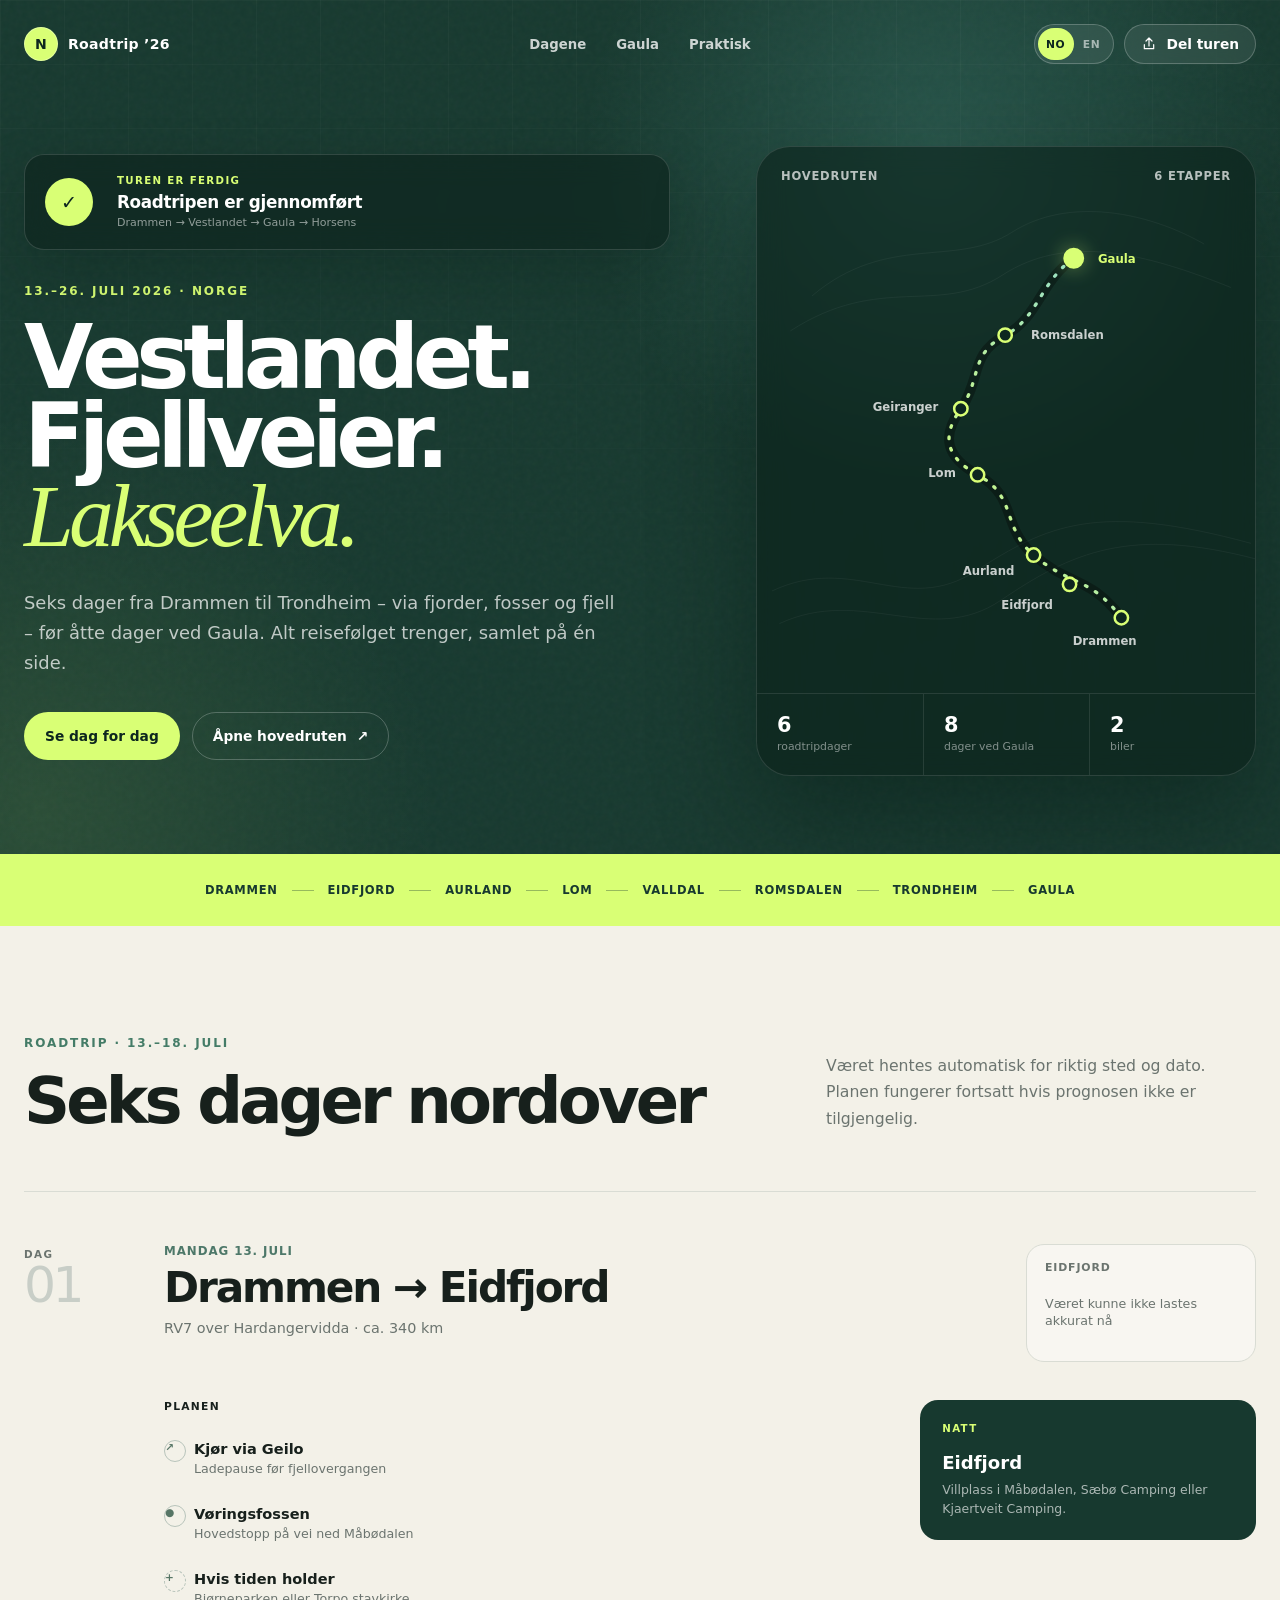
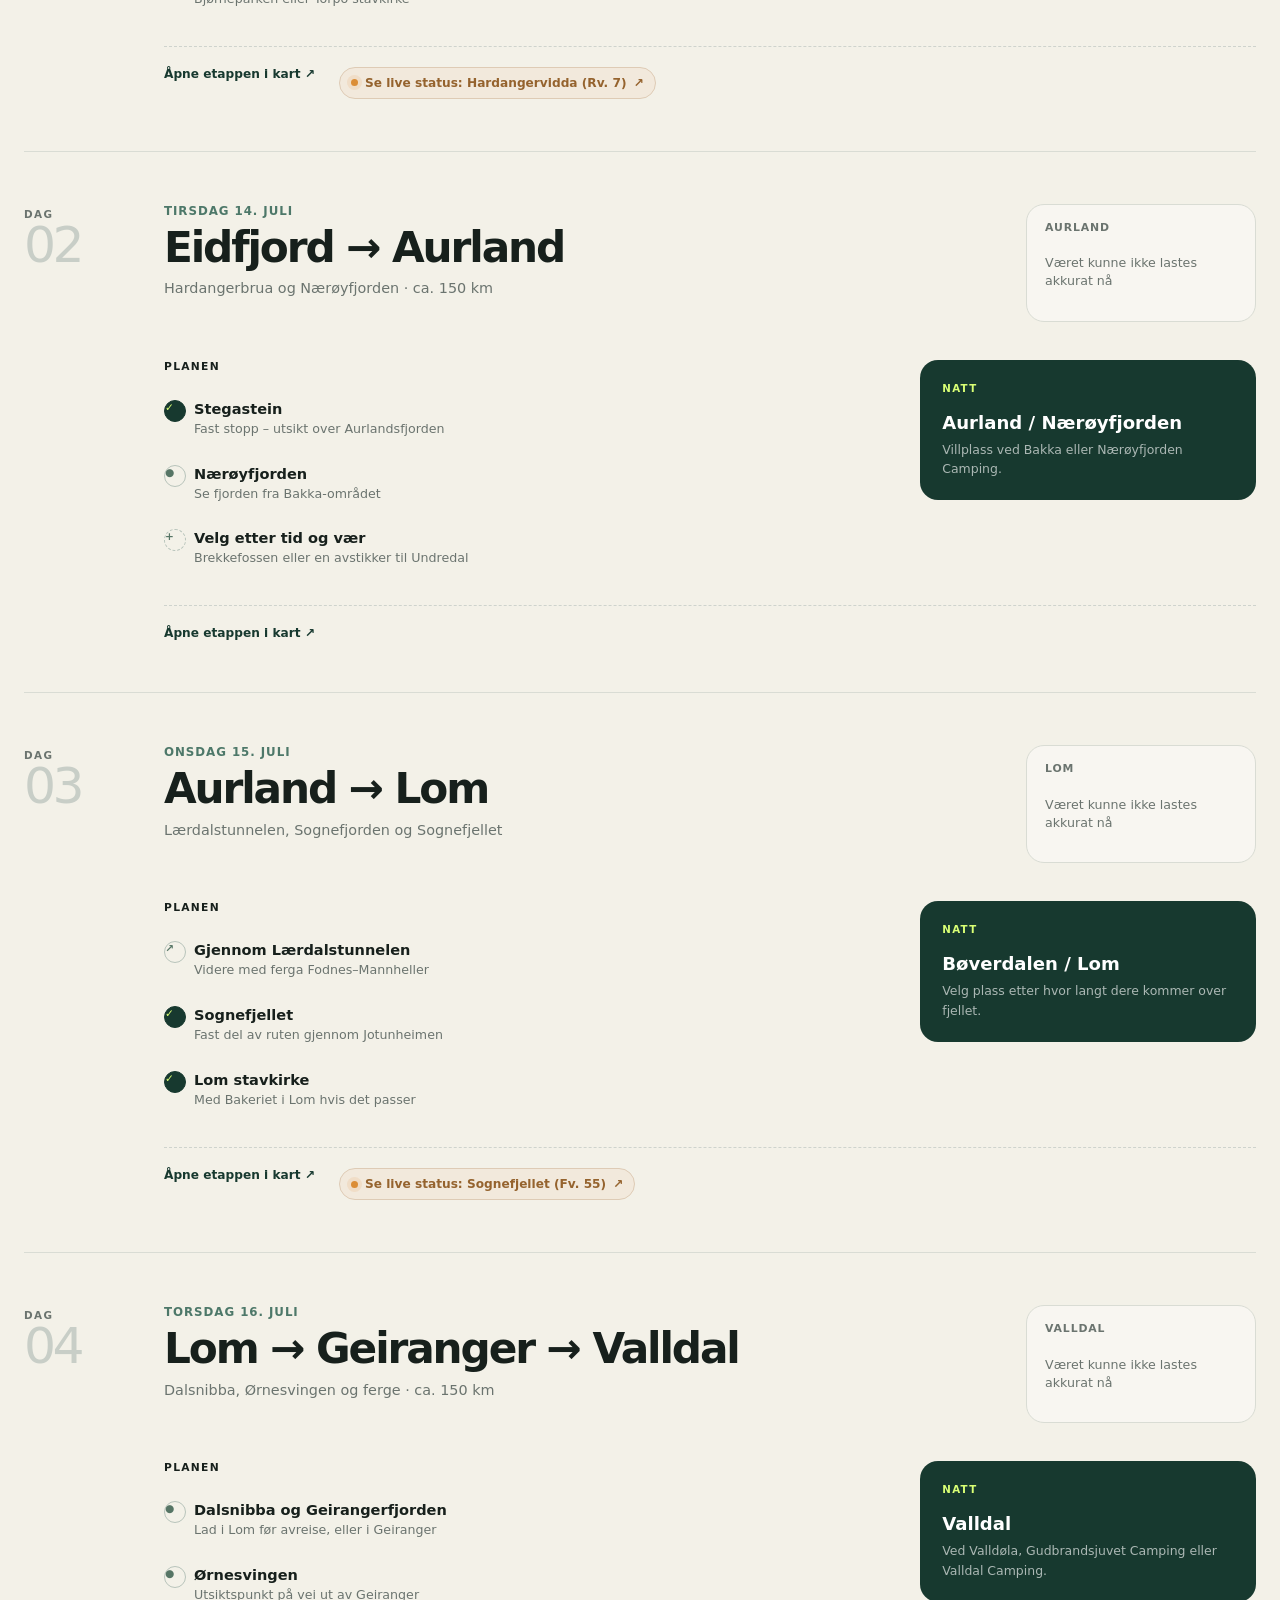
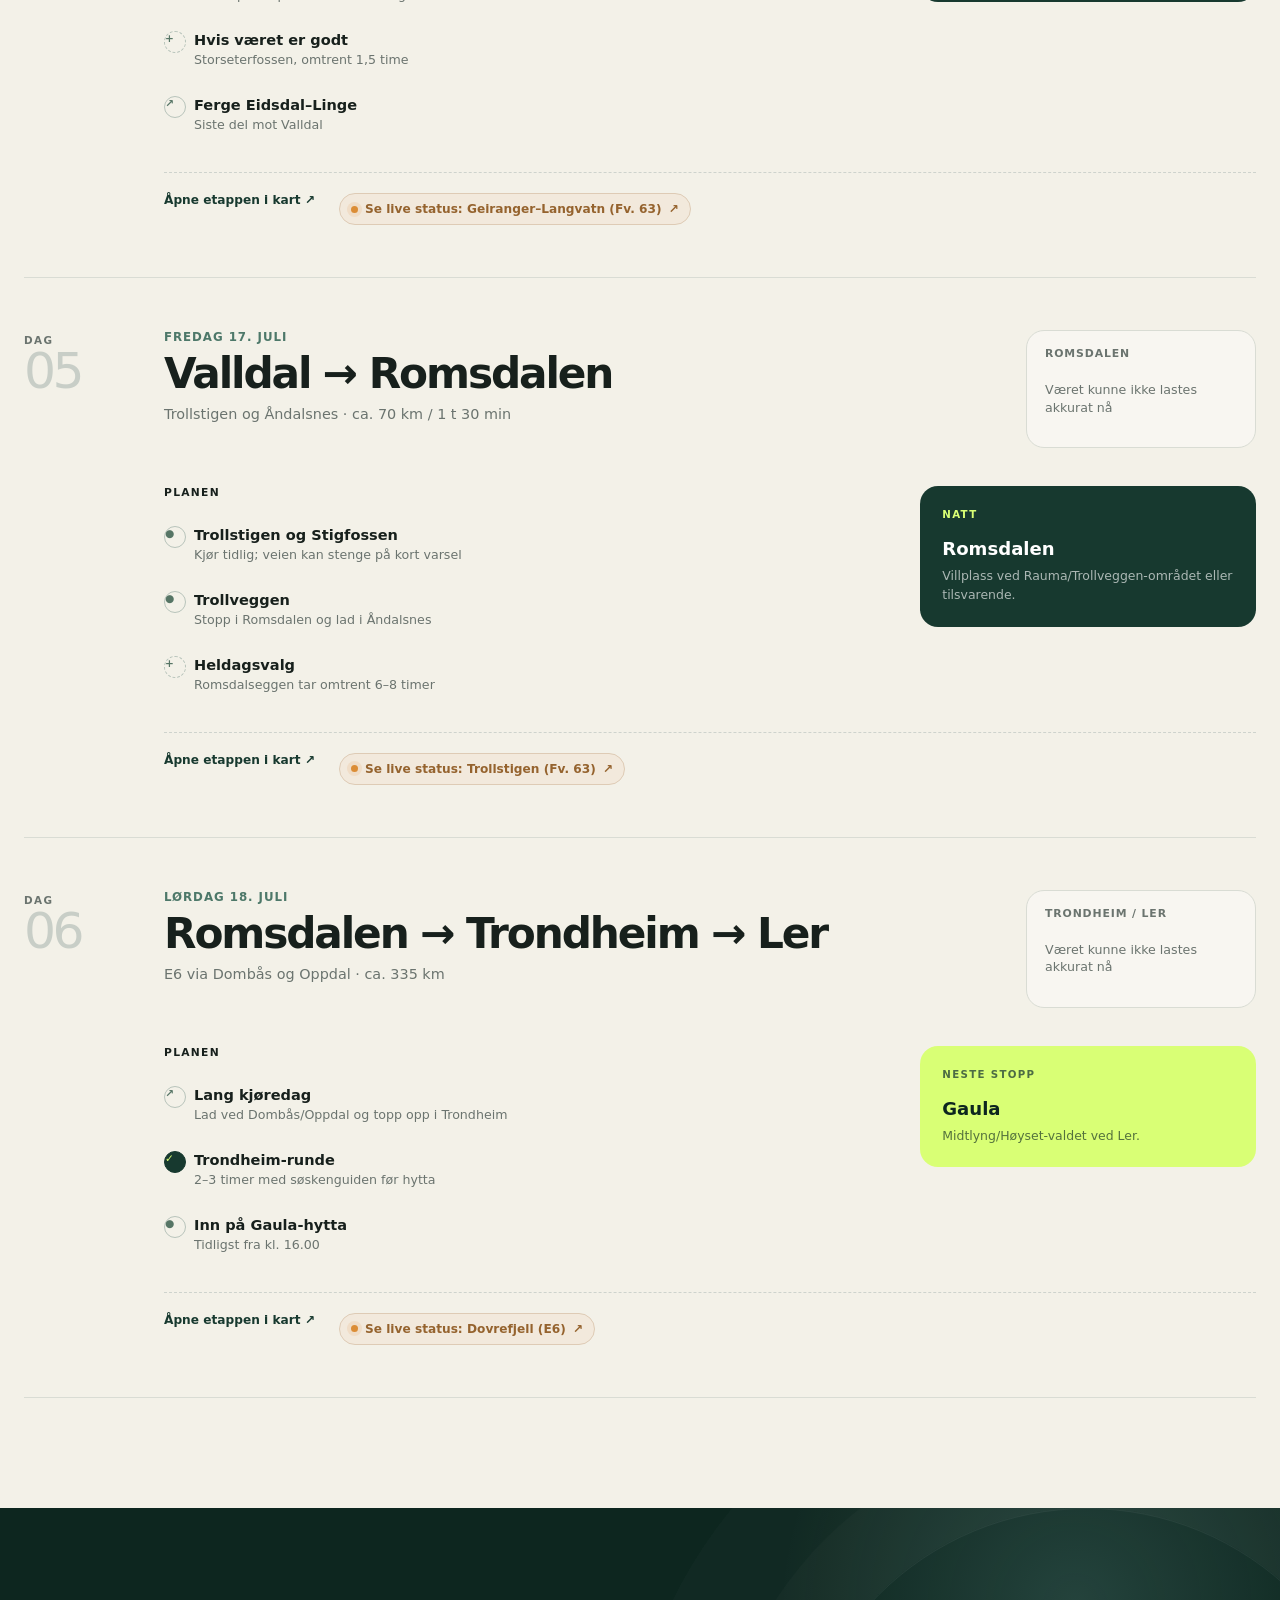
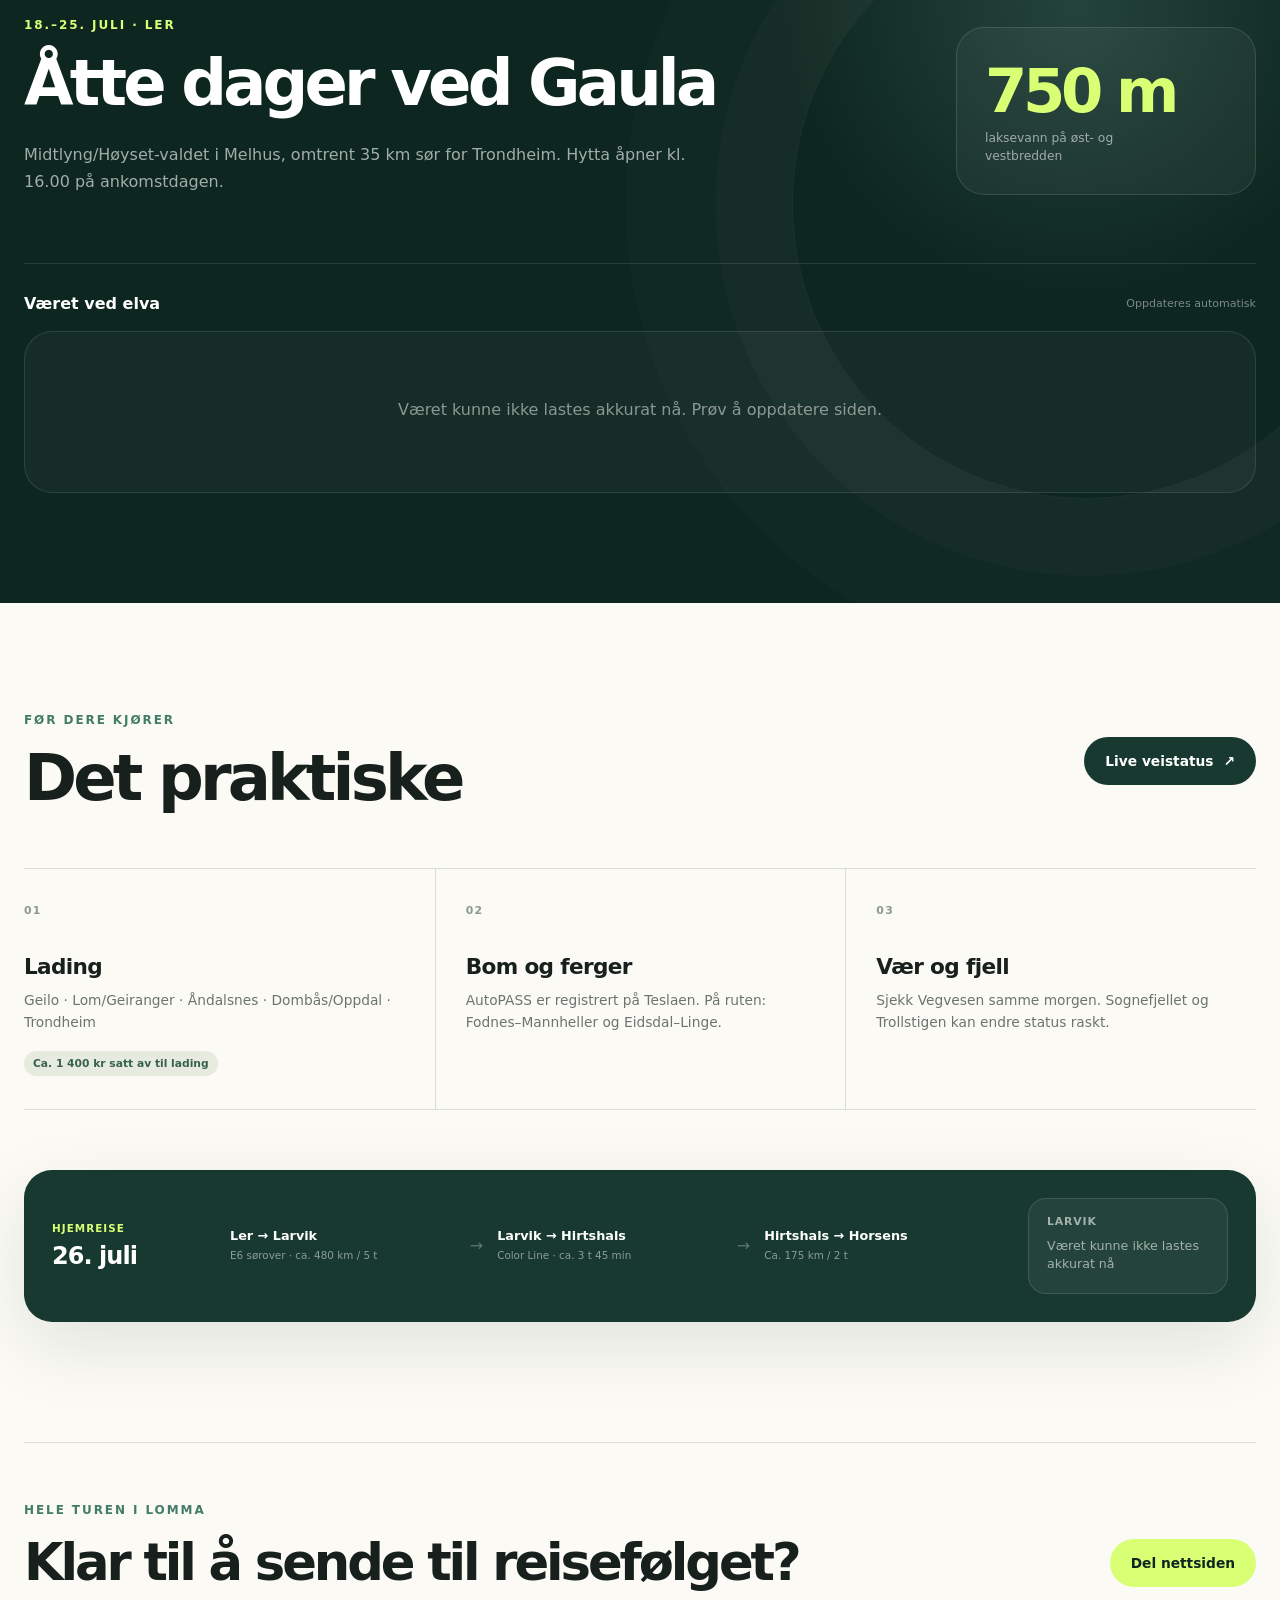
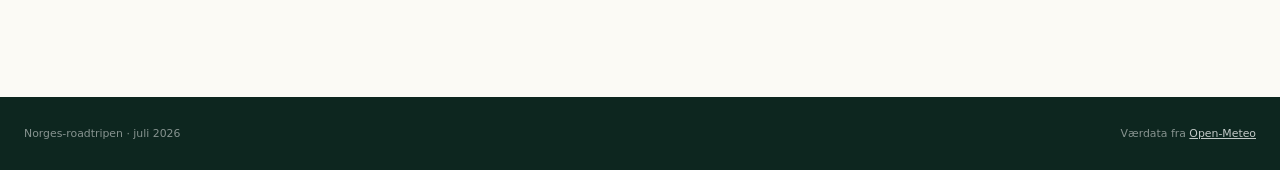
<file: index.html>
<!doctype html>
<html lang="no">
  <head>
    <meta charset="UTF-8" />
    <meta name="viewport" content="width=device-width, initial-scale=1.0" />
    <meta name="theme-color" content="#17392f" />
    <meta
      name="description"
      content="Den delbare reiseplanen for Norges-roadtripen 13.–26. juli 2026 – med dagsetapper, aktiviteter, overnatting og levende værprognoser."
    />
    <meta property="og:title" content="Norges-roadtripen 2026" />
    <meta
      property="og:description"
      content="Drammen → Vestlandet → Trondheim → Gaula. Hele turen på én side."
    />
    <meta property="og:type" content="website" />
    <title>Norges-roadtripen 2026</title>
    <style>
:root {
  --forest: #17392f;
  --forest-deep: #0d261f;
  --moss: #d9ff75;
  --fjord: #9edbd5;
  --cream: #f3f1e8;
  --paper: #fbfaf5;
  --ink: #17201c;
  --muted: #6b746f;
  --line: #d9dcd4;
  --white: #ffffff;
  --shadow: 0 24px 70px rgba(24, 40, 33, 0.1);
  --radius-lg: 28px;
  --radius-md: 18px;
  --radius-sm: 12px;
  --max-width: 1240px;
}

* {
  box-sizing: border-box;
}

html {
  scroll-behavior: smooth;
}

body {
  margin: 0;
  color: var(--ink);
  background: var(--cream);
  font-family: Inter, ui-sans-serif, system-ui, -apple-system, BlinkMacSystemFont, "Segoe UI", sans-serif;
  -webkit-font-smoothing: antialiased;
}

a {
  color: inherit;
}

button,
a {
  -webkit-tap-highlight-color: transparent;
}

button {
  font: inherit;
}

.skip-link {
  position: fixed;
  top: 8px;
  left: 8px;
  z-index: 100;
  padding: 10px 14px;
  border-radius: 8px;
  color: var(--forest-deep);
  background: var(--moss);
  transform: translateY(-160%);
  transition: transform 0.2s ease;
}

.skip-link:focus {
  transform: translateY(0);
}

.site-header {
  position: absolute;
  z-index: 10;
  top: 0;
  left: 50%;
  display: grid;
  grid-template-columns: 1fr auto 1fr;
  align-items: center;
  width: min(calc(100% - 48px), var(--max-width));
  height: 88px;
  color: var(--white);
  transform: translateX(-50%);
}

.brand {
  display: inline-flex;
  align-items: center;
  gap: 10px;
  width: max-content;
  color: inherit;
  font-size: 0.88rem;
  font-weight: 750;
  letter-spacing: 0.02em;
  text-decoration: none;
}

.brand-mark {
  display: grid;
  width: 34px;
  height: 34px;
  place-items: center;
  border: 1px solid rgba(255, 255, 255, 0.28);
  border-radius: 50%;
  color: var(--forest-deep);
  background: var(--moss);
  font-weight: 900;
}

.nav-links {
  display: flex;
  gap: 30px;
  font-size: 0.83rem;
  font-weight: 650;
}

.nav-links a {
  color: inherit;
  text-decoration: none;
  opacity: 0.78;
  transition: opacity 0.2s ease;
}

.nav-links a:hover,
.nav-links a:focus-visible {
  opacity: 1;
}

.header-actions {
  display: flex;
  align-items: center;
  justify-self: end;
  gap: 10px;
}

.language-switch {
  display: inline-flex;
  align-items: center;
  padding: 3px;
  border: 1px solid rgba(255, 255, 255, 0.22);
  border-radius: 999px;
  background: rgba(255, 255, 255, 0.08);
  backdrop-filter: blur(12px);
}

.language-switch button {
  display: grid;
  width: 36px;
  height: 32px;
  place-items: center;
  border: 0;
  border-radius: 999px;
  color: rgba(255, 255, 255, 0.58);
  background: transparent;
  cursor: pointer;
  font-size: 0.67rem;
  font-weight: 850;
  letter-spacing: 0.05em;
  transition: color 0.2s ease, background 0.2s ease;
}

.language-switch button:hover {
  color: var(--white);
}

.language-switch button[aria-pressed="true"] {
  color: var(--forest-deep);
  background: var(--moss);
}

.language-switch button:focus-visible {
  outline: 3px solid var(--fjord);
  outline-offset: 2px;
}

.share-button {
  justify-self: end;
}

.share-button svg {
  width: 16px;
  fill: none;
  stroke: currentColor;
  stroke-linecap: round;
  stroke-linejoin: round;
  stroke-width: 1.8;
}

.button {
  display: inline-flex;
  min-height: 48px;
  align-items: center;
  justify-content: center;
  gap: 10px;
  padding: 0 20px;
  border: 1px solid transparent;
  border-radius: 999px;
  cursor: pointer;
  font-size: 0.86rem;
  font-weight: 750;
  text-decoration: none;
  transition: transform 0.2s ease, background 0.2s ease, color 0.2s ease, border-color 0.2s ease;
}

.button:hover {
  transform: translateY(-2px);
}

.button:focus-visible,
a:focus-visible {
  outline: 3px solid var(--fjord);
  outline-offset: 3px;
}

.button-small {
  min-height: 40px;
  padding: 0 16px;
  border-color: rgba(255, 255, 255, 0.22);
  color: var(--white);
  background: rgba(255, 255, 255, 0.08);
  backdrop-filter: blur(12px);
}

.button-small:hover {
  background: rgba(255, 255, 255, 0.16);
}

.button-primary {
  color: var(--forest-deep);
  background: var(--moss);
}

.button-primary:hover {
  background: #e3ff96;
}

.button-ghost {
  border-color: rgba(255, 255, 255, 0.23);
  color: var(--white);
  background: transparent;
}

.button-ghost:hover {
  background: rgba(255, 255, 255, 0.09);
}

.button-dark {
  color: var(--white);
  background: var(--forest);
}

.hero {
  position: relative;
  display: grid;
  min-height: 780px;
  grid-template-columns: 1fr minmax(430px, 0.8fr);
  gap: 70px;
  overflow: hidden;
  padding: 146px max(24px, calc((100vw - var(--max-width)) / 2)) 78px;
  color: var(--white);
  background:
    radial-gradient(circle at 73% 18%, rgba(98, 186, 173, 0.22), transparent 30%),
    radial-gradient(circle at 3% 95%, rgba(211, 255, 117, 0.1), transparent 27%),
    var(--forest);
}

.hero::before {
  position: absolute;
  inset: 0;
  background-image:
    linear-gradient(rgba(255, 255, 255, 0.028) 1px, transparent 1px),
    linear-gradient(90deg, rgba(255, 255, 255, 0.028) 1px, transparent 1px);
  background-size: 64px 64px;
  content: "";
  mask-image: linear-gradient(to bottom, black, transparent 82%);
}

.hero-noise {
  position: absolute;
  inset: 0;
  opacity: 0.045;
  pointer-events: none;
  background-image: url("data:image/svg+xml,%3Csvg viewBox='0 0 180 180' xmlns='http://www.w3.org/2000/svg'%3E%3Cfilter id='n'%3E%3CfeTurbulence type='fractalNoise' baseFrequency='.8' numOctaves='4' stitchTiles='stitch'/%3E%3C/filter%3E%3Crect width='100%25' height='100%25' filter='url(%23n)' opacity='.8'/%3E%3C/svg%3E");
}

.hero-content,
.hero-route {
  position: relative;
  z-index: 1;
}

.hero-content {
  align-self: center;
  padding-bottom: 8px;
}

.today-panel {
  display: grid;
  width: min(100%, 650px);
  min-height: 96px;
  grid-template-columns: 1fr auto;
  gap: 8px 24px;
  align-items: center;
  margin-bottom: 34px;
  padding: 17px 20px;
  border: 1px solid rgba(255, 255, 255, 0.14);
  border-radius: 20px;
  background: rgba(8, 29, 23, 0.5);
  box-shadow: 0 22px 60px rgba(4, 22, 17, 0.2);
  backdrop-filter: blur(14px);
}

.today-panel.countdown-mode,
.today-panel.complete-mode {
  grid-template-columns: auto 1fr;
}

.today-loading {
  grid-column: 1 / -1;
  color: rgba(255, 255, 255, 0.58);
  font-size: 0.8rem;
}

.today-copy {
  min-width: 0;
}

.today-kicker {
  display: block;
  margin-bottom: 6px;
  color: var(--moss);
  font-size: 0.64rem;
  font-weight: 850;
  letter-spacing: 0.13em;
  text-transform: uppercase;
}

.today-stop {
  display: block;
  overflow: hidden;
  font-size: 1.18rem;
  font-weight: 800;
  letter-spacing: -0.025em;
  text-overflow: ellipsis;
  white-space: nowrap;
}

.today-route,
.today-detail {
  display: block;
  margin-top: 3px;
  color: rgba(255, 255, 255, 0.54);
  font-size: 0.69rem;
  line-height: 1.45;
}

.today-weather {
  display: grid;
  grid-template-columns: auto auto;
  gap: 3px 11px;
  align-items: center;
  justify-items: end;
}

.today-icon {
  grid-row: 1 / 3;
  align-self: center;
  font-size: 2rem;
}

.today-temp {
  font-size: 1.35rem;
  font-weight: 850;
  letter-spacing: -0.04em;
}

.today-meta {
  color: rgba(255, 255, 255, 0.54);
  font-size: 0.65rem;
  white-space: nowrap;
}

.countdown-icon,
.complete-icon {
  display: grid;
  width: 48px;
  height: 48px;
  place-items: center;
  border-radius: 50%;
  color: var(--forest-deep);
  background: var(--moss);
  font-size: 1.2rem;
  font-weight: 850;
}

.countdown-value {
  display: block;
  font-size: 1.05rem;
  font-weight: 800;
  letter-spacing: -0.02em;
}

.eyebrow {
  margin: 0 0 20px;
  color: var(--moss);
  font-size: 0.75rem;
  font-weight: 850;
  letter-spacing: 0.16em;
  text-transform: uppercase;
}

.eyebrow.dark {
  color: #447c67;
}

.hero h1 {
  max-width: 700px;
  margin: 0;
  font-size: clamp(4rem, 7vw, 7.1rem);
  font-weight: 780;
  letter-spacing: -0.072em;
  line-height: 0.88;
}

.hero h1 em {
  color: var(--moss);
  font-family: Georgia, "Times New Roman", serif;
  font-weight: 400;
  letter-spacing: -0.055em;
}

.hero-intro {
  max-width: 600px;
  margin: 32px 0 0;
  color: rgba(255, 255, 255, 0.72);
  font-size: clamp(1rem, 1.4vw, 1.18rem);
  line-height: 1.68;
}

.hero-actions {
  display: flex;
  flex-wrap: wrap;
  gap: 12px;
  margin-top: 34px;
}

.trip-status {
  display: flex;
  align-items: center;
  gap: 10px;
  margin-top: 28px;
  color: rgba(255, 255, 255, 0.62);
  font-size: 0.79rem;
}

.status-dot {
  width: 8px;
  height: 8px;
  border-radius: 50%;
  background: var(--moss);
  box-shadow: 0 0 0 6px rgba(217, 255, 117, 0.1);
}

.hero-route {
  display: grid;
  align-items: center;
}

.map-card {
  position: relative;
  width: min(100%, 500px);
  justify-self: end;
  overflow: hidden;
  border: 1px solid rgba(255, 255, 255, 0.12);
  border-radius: 34px;
  background: rgba(8, 29, 23, 0.56);
  box-shadow: 0 40px 100px rgba(3, 19, 14, 0.36);
  backdrop-filter: blur(14px);
}

.map-card-top {
  display: flex;
  align-items: center;
  justify-content: space-between;
  padding: 22px 24px 0;
  color: rgba(255, 255, 255, 0.7);
  font-size: 0.72rem;
  font-weight: 750;
  letter-spacing: 0.07em;
  text-transform: uppercase;
}

.route-illustration {
  display: block;
  width: 100%;
  height: 510px;
}

.contours path {
  fill: none;
  stroke: rgba(255, 255, 255, 0.06);
  stroke-width: 1;
}

.route-shadow,
.route-path {
  fill: none;
  stroke-linecap: round;
  stroke-linejoin: round;
}

.route-shadow {
  stroke: rgba(0, 0, 0, 0.3);
  stroke-width: 12;
}

.route-path {
  stroke: url(#routeGradient);
  stroke-dasharray: 2 12;
  stroke-width: 4;
}

.route-stop circle {
  fill: var(--forest-deep);
  stroke: var(--moss);
  stroke-width: 3;
}

.route-stop text {
  fill: rgba(255, 255, 255, 0.78);
  font-size: 14px;
  font-weight: 700;
}

.route-stop-final circle {
  fill: var(--moss);
  filter: drop-shadow(0 0 12px rgba(217, 255, 117, 0.42));
}

.route-stop-final text {
  fill: var(--moss);
}

.route-summary {
  display: grid;
  grid-template-columns: repeat(3, 1fr);
  border-top: 1px solid rgba(255, 255, 255, 0.1);
}

.route-summary div {
  padding: 19px 20px 22px;
}

.route-summary div + div {
  border-left: 1px solid rgba(255, 255, 255, 0.1);
}

.route-summary strong,
.route-summary span {
  display: block;
}

.route-summary strong {
  color: var(--white);
  font-size: 1.3rem;
}

.route-summary span {
  margin-top: 3px;
  color: rgba(255, 255, 255, 0.48);
  font-size: 0.68rem;
}

.route-ribbon {
  display: flex;
  min-height: 72px;
  align-items: center;
  justify-content: center;
  gap: 14px;
  overflow: hidden;
  padding: 16px 24px;
  color: var(--forest);
  background: var(--moss);
  font-size: 0.72rem;
  font-weight: 800;
  letter-spacing: 0.06em;
  text-transform: uppercase;
  white-space: nowrap;
}

.route-ribbon i {
  width: 22px;
  height: 1px;
  background: rgba(23, 57, 47, 0.35);
}

.section {
  padding: 110px max(24px, calc((100vw - var(--max-width)) / 2));
}

.section-heading {
  display: grid;
  grid-template-columns: 1fr minmax(280px, 430px);
  gap: 60px;
  align-items: end;
  margin-bottom: 58px;
}

.section-heading h2,
.gaula h2,
.final-share h2 {
  margin: 0;
  font-size: clamp(2.7rem, 5vw, 5.2rem);
  font-weight: 760;
  letter-spacing: -0.06em;
  line-height: 0.98;
}

.section-heading > p {
  margin: 0;
  color: var(--muted);
  font-size: 0.98rem;
  line-height: 1.7;
}

.day-list {
  border-top: 1px solid var(--line);
}

.day-card {
  display: grid;
  grid-template-columns: 104px 1fr;
  gap: 36px;
  padding: 52px 0;
  border-bottom: 1px solid var(--line);
}

.day-index {
  display: flex;
  flex-direction: column;
  align-items: flex-start;
  padding-top: 4px;
}

.day-index span {
  color: var(--muted);
  font-size: 0.65rem;
  font-weight: 800;
  letter-spacing: 0.14em;
  text-transform: uppercase;
}

.day-index strong {
  color: #c8cec7;
  font-size: 3.15rem;
  font-weight: 520;
  letter-spacing: -0.07em;
  line-height: 1;
}

.day-heading {
  display: grid;
  grid-template-columns: 1fr 230px;
  gap: 32px;
  align-items: start;
}

.day-date {
  margin: 0 0 8px;
  color: #4d7869;
  font-size: 0.74rem;
  font-weight: 800;
  letter-spacing: 0.08em;
  text-transform: uppercase;
}

.day-heading h3 {
  margin: 0;
  font-size: clamp(1.8rem, 3.3vw, 3.15rem);
  font-weight: 730;
  letter-spacing: -0.05em;
  line-height: 1.05;
}

.day-route {
  margin: 10px 0 0;
  color: var(--muted);
  font-size: 0.9rem;
}

.weather-card {
  display: grid;
  min-height: 118px;
  grid-template-columns: 1fr auto;
  grid-template-rows: auto 1fr;
  gap: 6px 14px;
  padding: 16px 18px;
  border: 1px solid var(--line);
  border-radius: var(--radius-md);
  background: rgba(255, 255, 255, 0.36);
}

.weather-place {
  grid-column: 1 / -1;
  color: var(--muted);
  font-size: 0.68rem;
  font-weight: 800;
  letter-spacing: 0.08em;
  text-transform: uppercase;
}

.weather-loading,
.weather-unavailable {
  grid-column: 1 / -1;
  align-self: center;
  color: var(--muted);
  font-size: 0.79rem;
  line-height: 1.4;
}

.weather-main {
  align-self: end;
}

.weather-temp {
  display: block;
  font-size: 1.45rem;
  font-weight: 800;
  letter-spacing: -0.04em;
}

.weather-condition {
  display: block;
  margin-top: 2px;
  color: var(--muted);
  font-size: 0.7rem;
}

.weather-side {
  display: grid;
  align-content: end;
  justify-items: end;
  color: var(--muted);
  font-size: 0.68rem;
}

.weather-symbol {
  margin-bottom: 3px;
  font-size: 1.6rem;
  line-height: 1;
}

.day-details {
  display: grid;
  grid-template-columns: minmax(360px, 1.6fr) minmax(230px, 0.75fr);
  gap: 40px;
  margin-top: 38px;
}

.day-details h4 {
  margin: 0 0 16px;
  font-size: 0.67rem;
  font-weight: 850;
  letter-spacing: 0.12em;
  text-transform: uppercase;
}

.activity-list {
  display: grid;
  gap: 4px;
  margin: 0;
  padding: 0;
  list-style: none;
}

.activity-list li {
  display: grid;
  grid-template-columns: 30px 1fr;
  align-items: start;
  padding: 11px 0;
}

.activity-icon {
  display: grid;
  width: 22px;
  height: 22px;
  place-items: center;
  border: 1px solid #b8c4bb;
  border-radius: 50%;
  color: #567565;
  font-size: 0.66rem;
  font-weight: 900;
}

.planned .activity-icon {
  border-color: var(--forest);
  color: var(--moss);
  background: var(--forest);
}

.optional .activity-icon {
  border-style: dashed;
}

.activity-list strong,
.activity-list span {
  display: block;
}

.activity-list strong {
  font-size: 0.91rem;
}

.activity-list div > span {
  margin-top: 3px;
  color: var(--muted);
  font-size: 0.79rem;
  line-height: 1.5;
}

.overnight {
  align-self: start;
  padding: 22px;
  border-radius: var(--radius-md);
  color: var(--white);
  background: var(--forest);
}

.overnight.highlight {
  color: var(--forest-deep);
  background: var(--moss);
}

.mini-label {
  display: block;
  margin-bottom: 18px;
  color: var(--moss);
  font-size: 0.64rem;
  font-weight: 850;
  letter-spacing: 0.13em;
  text-transform: uppercase;
}

.overnight.highlight .mini-label {
  color: #4c6c44;
}

.overnight strong {
  font-size: 1.13rem;
}

.overnight p {
  margin: 7px 0 0;
  color: rgba(255, 255, 255, 0.64);
  font-size: 0.78rem;
  line-height: 1.55;
}

.overnight.highlight p {
  color: rgba(13, 38, 31, 0.65);
}

.day-links {
  display: flex;
  flex-wrap: wrap;
  gap: 24px;
  margin-top: 26px;
  padding-top: 20px;
  border-top: 1px dashed #ced3cd;
}

.day-links a {
  color: var(--forest);
  font-size: 0.76rem;
  font-weight: 800;
  text-decoration: none;
}

.day-links a:hover {
  text-decoration: underline;
  text-underline-offset: 4px;
}

.day-links .traffic-link {
  color: #95632e;
}

.day-links .pass-link {
  display: inline-flex;
  align-items: center;
  gap: 7px;
  padding: 8px 11px;
  border: 1px solid #decbb5;
  border-radius: 999px;
  background: #f2e9dc;
  text-decoration: none;
}

.day-links .pass-link:hover {
  border-color: #c9ab89;
  background: #eadbc9;
  text-decoration: none;
}

.pass-dot {
  width: 7px;
  height: 7px;
  flex: 0 0 auto;
  border-radius: 50%;
  background: #db8d36;
  box-shadow: 0 0 0 4px rgba(219, 141, 54, 0.13);
}

.gaula {
  position: relative;
  overflow: hidden;
  color: var(--white);
  background:
    radial-gradient(circle at 84% 14%, rgba(158, 219, 213, 0.16), transparent 24%),
    var(--forest-deep);
}

.gaula::after {
  position: absolute;
  top: 0;
  right: -8vw;
  width: 46vw;
  height: 46vw;
  border: 1px solid rgba(255, 255, 255, 0.06);
  border-radius: 50%;
  content: "";
  box-shadow: 0 0 0 6vw rgba(255, 255, 255, 0.018), 0 0 0 13vw rgba(255, 255, 255, 0.014);
}

.gaula-intro,
.fishing-weather {
  position: relative;
  z-index: 1;
}

.gaula-intro {
  display: grid;
  grid-template-columns: 1fr 300px;
  gap: 80px;
  align-items: end;
}

.gaula h2 {
  max-width: 760px;
}

.gaula-copy {
  max-width: 680px;
  margin: 26px 0 0;
  color: rgba(255, 255, 255, 0.62);
  font-size: 1rem;
  line-height: 1.7;
}

.gaula-stat {
  padding: 28px;
  border: 1px solid rgba(255, 255, 255, 0.12);
  border-radius: var(--radius-lg);
  background: rgba(255, 255, 255, 0.045);
}

.gaula-stat strong,
.gaula-stat span {
  display: block;
}

.gaula-stat strong {
  color: var(--moss);
  font-size: 3.8rem;
  font-weight: 720;
  letter-spacing: -0.07em;
}

.gaula-stat span {
  max-width: 180px;
  margin-top: 4px;
  color: rgba(255, 255, 255, 0.57);
  font-size: 0.77rem;
  line-height: 1.45;
}

.fishing-weather {
  margin-top: 68px;
  padding-top: 30px;
  border-top: 1px solid rgba(255, 255, 255, 0.11);
}

.weather-strip-heading {
  display: flex;
  align-items: center;
  justify-content: space-between;
  margin-bottom: 18px;
}

.weather-strip-heading h3 {
  margin: 0;
  font-size: 1rem;
}

.weather-strip-heading span {
  color: rgba(255, 255, 255, 0.46);
  font-size: 0.69rem;
}

.weather-strip {
  display: grid;
  grid-template-columns: repeat(8, minmax(105px, 1fr));
  overflow-x: auto;
  border: 1px solid rgba(255, 255, 255, 0.11);
  border-radius: var(--radius-lg);
  background: rgba(255, 255, 255, 0.035);
  scrollbar-width: thin;
}

.weather-strip-loading {
  grid-column: 1 / -1;
  min-height: 160px;
  padding: 68px 24px;
  color: rgba(255, 255, 255, 0.5);
  text-align: center;
}

.strip-day {
  min-width: 105px;
  padding: 22px 16px;
}

.strip-day + .strip-day {
  border-left: 1px solid rgba(255, 255, 255, 0.09);
}

.strip-date,
.strip-temp,
.strip-meta {
  display: block;
}

.strip-date {
  color: rgba(255, 255, 255, 0.58);
  font-size: 0.66rem;
  font-weight: 800;
  letter-spacing: 0.07em;
  text-transform: uppercase;
}

.strip-icon {
  display: block;
  margin: 20px 0;
  font-size: 1.7rem;
}

.strip-temp {
  font-size: 1rem;
  font-weight: 800;
}

.strip-meta {
  margin-top: 5px;
  color: rgba(255, 255, 255, 0.46);
  font-size: 0.65rem;
}

.strip-day.unavailable {
  display: grid;
  min-height: 160px;
  align-content: space-between;
}

.strip-day.unavailable p {
  margin: 0;
  color: rgba(255, 255, 255, 0.42);
  font-size: 0.68rem;
  line-height: 1.4;
}

.practical {
  background: var(--paper);
}

.practical-heading {
  align-items: center;
}

.practical-heading .button {
  justify-self: end;
}

.practical-grid {
  display: grid;
  grid-template-columns: repeat(3, 1fr);
  border-top: 1px solid var(--line);
  border-bottom: 1px solid var(--line);
}

.practical-grid article {
  min-height: 240px;
  padding: 30px 30px 32px 0;
}

.practical-grid article + article {
  padding-left: 30px;
  border-left: 1px solid var(--line);
}

.practical-number {
  color: #8a9b92;
  font-size: 0.68rem;
  font-weight: 800;
  letter-spacing: 0.12em;
}

.practical-grid h3 {
  margin: 36px 0 10px;
  font-size: 1.35rem;
  letter-spacing: -0.03em;
}

.practical-grid p {
  margin: 0;
  color: var(--muted);
  font-size: 0.86rem;
  line-height: 1.6;
}

.note {
  display: inline-block;
  margin-top: 18px;
  padding: 6px 9px;
  border-radius: 999px;
  color: #38624f;
  background: #e6eadf;
  font-size: 0.67rem;
  font-weight: 750;
}

.return-card {
  display: grid;
  grid-template-columns: 140px 1fr 200px;
  gap: 38px;
  align-items: center;
  margin-top: 60px;
  padding: 28px;
  border-radius: var(--radius-lg);
  color: var(--white);
  background: var(--forest);
  box-shadow: var(--shadow);
}

.return-date span,
.return-date strong {
  display: block;
}

.return-date span {
  margin-bottom: 8px;
  color: var(--moss);
  font-size: 0.65rem;
  font-weight: 800;
  letter-spacing: 0.1em;
  text-transform: uppercase;
}

.return-date strong {
  font-size: 1.5rem;
  letter-spacing: -0.04em;
}

.return-route {
  display: grid;
  grid-template-columns: 1fr auto 1fr auto 1fr;
  gap: 14px;
  align-items: center;
}

.return-route strong,
.return-route span {
  display: block;
}

.return-route strong {
  font-size: 0.8rem;
}

.return-route span {
  margin-top: 5px;
  color: rgba(255, 255, 255, 0.5);
  font-size: 0.65rem;
  line-height: 1.45;
}

.return-route i {
  color: rgba(255, 255, 255, 0.3);
  font-style: normal;
}

.return-weather {
  min-height: 96px;
  border-color: rgba(255, 255, 255, 0.12);
  background: rgba(255, 255, 255, 0.06);
}

.return-weather .weather-place,
.return-weather .weather-condition,
.return-weather .weather-side,
.return-weather .weather-loading,
.return-weather .weather-unavailable {
  color: rgba(255, 255, 255, 0.58);
}

.final-share {
  display: flex;
  align-items: end;
  justify-content: space-between;
  gap: 30px;
  margin-top: 120px;
  padding-top: 60px;
  border-top: 1px solid var(--line);
}

.final-share h2 {
  max-width: 800px;
  font-size: clamp(2.3rem, 4vw, 4.2rem);
}

.share-button-large {
  flex: 0 0 auto;
}

footer {
  display: flex;
  align-items: center;
  justify-content: space-between;
  gap: 20px;
  padding: 30px max(24px, calc((100vw - var(--max-width)) / 2));
  color: rgba(255, 255, 255, 0.5);
  background: var(--forest-deep);
  font-size: 0.68rem;
}

footer a {
  color: rgba(255, 255, 255, 0.75);
}

.toast {
  position: fixed;
  z-index: 50;
  right: 22px;
  bottom: 22px;
  padding: 13px 17px;
  border-radius: 999px;
  color: var(--forest-deep);
  background: var(--moss);
  box-shadow: var(--shadow);
  font-size: 0.78rem;
  font-weight: 800;
  opacity: 0;
  pointer-events: none;
  transform: translateY(12px);
  transition: opacity 0.2s ease, transform 0.2s ease;
}

.toast.visible {
  opacity: 1;
  transform: translateY(0);
}

@media (max-width: 1050px) {
  .hero {
    min-height: auto;
    grid-template-columns: 1fr 390px;
    gap: 36px;
  }

  .hero h1 {
    font-size: clamp(3.7rem, 7.5vw, 5.8rem);
  }

  .route-illustration {
    height: 470px;
  }

  .day-details {
    grid-template-columns: 1.3fr 0.8fr;
  }

  .return-card {
    grid-template-columns: 120px 1fr;
  }

  .return-weather {
    grid-column: 1 / -1;
  }
}

@media (max-width: 820px) {
  .site-header {
    grid-template-columns: 1fr auto;
    width: min(calc(100% - 36px), var(--max-width));
  }

  .nav-links {
    display: none;
  }

  .hero {
    grid-template-columns: 1fr;
    padding-top: 128px;
  }

  .hero-content {
    padding-bottom: 0;
  }

  .hero-route {
    margin-top: 14px;
  }

  .map-card {
    width: 100%;
    justify-self: stretch;
  }

  .route-illustration {
    height: min(510px, 118vw);
  }

  .section {
    padding-top: 84px;
    padding-bottom: 84px;
  }

  .section-heading,
  .gaula-intro {
    grid-template-columns: 1fr;
    gap: 28px;
  }

  .section-heading > p {
    max-width: 580px;
  }

  .day-card {
    grid-template-columns: 70px 1fr;
    gap: 20px;
  }

  .day-heading,
  .day-details {
    grid-template-columns: 1fr;
  }

  .weather-card {
    max-width: 320px;
  }

  .gaula-stat {
    max-width: 300px;
  }

  .weather-strip {
    grid-template-columns: repeat(8, 120px);
  }

  .practical-grid {
    grid-template-columns: 1fr;
  }

  .practical-grid article {
    min-height: 0;
    padding: 28px 0;
  }

  .practical-grid article + article {
    padding-left: 0;
    border-top: 1px solid var(--line);
    border-left: 0;
  }

  .practical-grid h3 {
    margin-top: 18px;
  }

  .return-card {
    grid-template-columns: 1fr;
  }

  .return-weather {
    grid-column: auto;
  }

  .final-share {
    align-items: start;
    flex-direction: column;
    margin-top: 80px;
  }
}

@media (max-width: 560px) {
  .site-header {
    height: 76px;
  }

  .brand span:last-child {
    display: none;
  }

  .button-small span {
    display: none;
  }

  .button-small {
    width: 40px;
    padding: 0;
  }

  .hero {
    padding: 112px 18px 52px;
  }

  .hero h1 {
    font-size: clamp(3.35rem, 17vw, 5rem);
  }

  .hero-intro {
    margin-top: 24px;
    font-size: 0.94rem;
  }

  .today-panel {
    min-height: 90px;
    gap: 8px 14px;
    margin-bottom: 28px;
    padding: 15px 16px;
    border-radius: 17px;
  }

  .today-stop {
    font-size: 1.02rem;
  }

  .today-weather {
    gap: 2px 7px;
  }

  .today-icon {
    font-size: 1.55rem;
  }

  .today-temp {
    font-size: 1.08rem;
  }

  .today-meta {
    max-width: 120px;
    overflow: hidden;
    text-overflow: ellipsis;
  }

  .hero-actions {
    align-items: stretch;
    flex-direction: column;
  }

  .hero-actions .button {
    width: 100%;
  }

  .map-card {
    border-radius: 24px;
  }

  .route-summary div {
    padding: 15px 12px 18px;
  }

  .route-summary span {
    font-size: 0.6rem;
  }

  .route-ribbon {
    justify-content: flex-start;
  }

  .section {
    padding-right: 18px;
    padding-left: 18px;
  }

  .section-heading {
    margin-bottom: 40px;
  }

  .section-heading h2,
  .gaula h2 {
    font-size: 2.65rem;
  }

  .day-card {
    grid-template-columns: 1fr;
    gap: 12px;
    padding: 42px 0;
  }

  .day-index {
    flex-direction: row;
    gap: 5px;
    align-items: baseline;
  }

  .day-index strong {
    font-size: 1rem;
    color: #738079;
  }

  .day-heading h3 {
    font-size: 2rem;
  }

  .day-details {
    gap: 24px;
  }

  .weather-card {
    width: 100%;
    max-width: none;
  }

  .gaula-stat strong {
    font-size: 3.2rem;
  }

  .weather-strip-heading {
    align-items: flex-start;
    flex-direction: column;
    gap: 6px;
  }

  .practical-heading .button {
    justify-self: start;
  }

  .return-route {
    grid-template-columns: 1fr;
  }

  .return-route i {
    transform: rotate(90deg);
  }

  footer {
    align-items: flex-start;
    flex-direction: column;
  }
}

@media (prefers-reduced-motion: reduce) {
  html {
    scroll-behavior: auto;
  }

  *,
  *::before,
  *::after {
    transition-duration: 0.01ms !important;
    animation-duration: 0.01ms !important;
    animation-iteration-count: 1 !important;
  }
}

</style>
  </head>

  <body>
    <a class="skip-link" href="#reiseplan">Hopp til reiseplanen</a>

    <header class="site-header">
      <a class="brand" href="#top" aria-label="Til toppen">
        <span class="brand-mark">N</span>
        <span>Roadtrip ’26</span>
      </a>

      <nav class="nav-links" aria-label="Hovedmeny">
        <a href="#reiseplan">Dagene</a>
        <a href="#gaula">Gaula</a>
        <a href="#praktisk">Praktisk</a>
      </nav>

      <div class="header-actions">
        <div class="language-switch" role="group" aria-label="Velg språk">
          <button type="button" data-lang="no" aria-pressed="true">NO</button>
          <button type="button" data-lang="en" aria-pressed="false">EN</button>
        </div>
        <button class="share-button button button-small" type="button" data-share>
          <svg aria-hidden="true" viewBox="0 0 24 24">
            <path d="M12 3v12m0-12 4.5 4.5M12 3 7.5 7.5M5 13v6h14v-6" />
          </svg>
          <span>Del turen</span>
        </button>
      </div>
    </header>

    <main id="top">
      <section class="hero" aria-labelledby="hero-title">
        <div class="hero-noise" aria-hidden="true"></div>

        <div class="hero-content">
          <div class="today-panel" data-today-panel aria-live="polite">
            <span class="today-loading">Forbereder dagens stopp …</span>
          </div>
          <p class="eyebrow">13.–26. juli 2026 · Norge</p>
          <h1 id="hero-title">Vestlandet.<br />Fjellveier.<br /><em>Lakseelva.</em></h1>
          <p class="hero-intro">
            Seks dager fra Drammen til Trondheim – via fjorder, fosser og fjell – før åtte dager ved Gaula.
            Alt reisefølget trenger, samlet på én side.
          </p>

          <div class="hero-actions">
            <a class="button button-primary" href="#reiseplan">Se dag for dag</a>
            <a
              class="button button-ghost"
              href="https://www.google.com/maps/dir/Drammen/Eidfjord/Aurland/Lom/Geiranger/Valldal/%C3%85ndalsnes/Trondheim/Ler"
              target="_blank"
              rel="noreferrer"
            >
              Åpne hovedruten
              <span aria-hidden="true">↗</span>
            </a>
          </div>

        </div>

        <div class="hero-route" aria-label="Ruten fra Drammen til Gaula">
          <div class="map-card">
            <div class="map-card-top">
              <span>Hovedruten</span>
              <span>6 etapper</span>
            </div>

            <svg class="route-illustration" viewBox="0 0 500 610" role="img" aria-label="Stilisert rute gjennom Sør-Norge">
              <defs>
                <linearGradient id="routeGradient" x1="0" y1="1" x2="1" y2="0">
                  <stop offset="0" stop-color="#d9ff75" />
                  <stop offset="1" stop-color="#8ddbd6" />
                </linearGradient>
              </defs>
              <g class="contours" aria-hidden="true">
                <path d="M-30 488C68 442 129 519 214 464s145-83 329-33" />
                <path d="M-21 527c99-46 181 29 265-28s154-89 306-49" />
                <path d="M18 135c90-76 172-33 239-76s162-25 230 14" />
                <path d="M-8 177c108-70 177-17 254-67s171-26 273 15" />
              </g>
              <path class="route-shadow" d="M388 520C350 470 326 482 283 445c-39-34-19-70-67-96-36-20-45-44-20-79 25-36 10-65 53-88 39-20 42-64 82-92" />
              <path class="route-path" d="M388 520C350 470 326 482 283 445c-39-34-19-70-67-96-36-20-45-44-20-79 25-36 10-65 53-88 39-20 42-64 82-92" />
              <g class="route-stop">
                <circle cx="388" cy="520" r="8" />
                <text x="368" y="553" text-anchor="middle">Drammen</text>
              </g>
              <g class="route-stop">
                <circle cx="326" cy="480" r="8" />
                <text x="306" y="510" text-anchor="end">Eidfjord</text>
              </g>
              <g class="route-stop">
                <circle cx="283" cy="445" r="8" />
                <text x="260" y="469" text-anchor="end">Aurland</text>
              </g>
              <g class="route-stop">
                <circle cx="216" cy="349" r="8" />
                <text x="190" y="352" text-anchor="end">Lom</text>
              </g>
              <g class="route-stop">
                <circle cx="196" cy="270" r="8" />
                <text x="169" y="273" text-anchor="end">Geiranger</text>
              </g>
              <g class="route-stop">
                <circle cx="249" cy="182" r="8" />
                <text x="280" y="187">Romsdalen</text>
              </g>
              <g class="route-stop route-stop-final">
                <circle cx="331" cy="90" r="11" />
                <text x="360" y="96">Gaula</text>
              </g>
            </svg>

            <div class="route-summary">
              <div><strong>6</strong><span>roadtripdager</span></div>
              <div><strong>8</strong><span>dager ved Gaula</span></div>
              <div><strong>2</strong><span>biler</span></div>
            </div>
          </div>
        </div>
      </section>

      <section class="route-ribbon" aria-label="Stopp på turen">
        <span>Drammen</span><i></i><span>Eidfjord</span><i></i><span>Aurland</span><i></i><span>Lom</span><i></i><span>Valldal</span><i></i><span>Romsdalen</span><i></i><span>Trondheim</span><i></i><span>Gaula</span>
      </section>

      <section class="itinerary section" id="reiseplan" aria-labelledby="itinerary-title">
        <div class="section-heading">
          <div>
            <p class="eyebrow dark">Roadtrip · 13.–18. juli</p>
            <h2 id="itinerary-title">Seks dager nordover</h2>
          </div>
          <p>
            Været hentes automatisk for riktig sted og dato. Planen fungerer fortsatt hvis prognosen ikke er tilgjengelig.
          </p>
        </div>

        <div class="day-list">
          <article class="day-card" id="dag-1">
            <div class="day-index"><span>Dag</span><strong>01</strong></div>
            <div class="day-main">
              <div class="day-heading">
                <div>
                  <p class="day-date">Mandag 13. juli</p>
                  <h3>Drammen → Eidfjord</h3>
                  <p class="day-route">RV7 over Hardangervidda · ca. 340 km</p>
                </div>
                <div class="weather-card" data-weather="eidfjord" data-date="2026-07-13">
                  <span class="weather-place">Eidfjord</span>
                  <span class="weather-loading">Henter vær …</span>
                </div>
              </div>

              <div class="day-details">
                <div>
                  <h4>Planen</h4>
                  <ul class="activity-list">
                    <li><span class="activity-icon">↗</span><div><strong>Kjør via Geilo</strong><span>Ladepause før fjellovergangen</span></div></li>
                    <li><span class="activity-icon">●</span><div><strong>Vøringsfossen</strong><span>Hovedstopp på vei ned Måbødalen</span></div></li>
                    <li class="optional"><span class="activity-icon">+</span><div><strong>Hvis tiden holder</strong><span>Bjørneparken eller Torpo stavkirke</span></div></li>
                  </ul>
                </div>
                <div class="overnight">
                  <span class="mini-label">Natt</span>
                  <strong>Eidfjord</strong>
                  <p>Villplass i Måbødalen, Sæbø Camping eller Kjaertveit Camping.</p>
                </div>
              </div>

              <div class="day-links">
                <a href="https://www.google.com/maps/dir/?api=1&origin=Drammen&destination=Eidfjord&waypoints=Geilo%7CV%C3%B8ringsfossen&travelmode=driving" target="_blank" rel="noreferrer">Åpne etappen i kart <span>↗</span></a>
                <a class="traffic-link pass-link" href="https://www.vegvesen.no/trafikk/hvaskjer?lat=60.3400&layers=fo&lng=7.4300&zoom=10" target="_blank" rel="noreferrer"><span class="pass-dot" aria-hidden="true"></span><span>Se live status: Hardangervidda (Rv. 7)</span><span>↗</span></a>
              </div>
            </div>
          </article>

          <article class="day-card" id="dag-2">
            <div class="day-index"><span>Dag</span><strong>02</strong></div>
            <div class="day-main">
              <div class="day-heading">
                <div>
                  <p class="day-date">Tirsdag 14. juli</p>
                  <h3>Eidfjord → Aurland</h3>
                  <p class="day-route">Hardangerbrua og Nærøyfjorden · ca. 150 km</p>
                </div>
                <div class="weather-card" data-weather="aurland" data-date="2026-07-14">
                  <span class="weather-place">Aurland</span>
                  <span class="weather-loading">Henter vær …</span>
                </div>
              </div>

              <div class="day-details">
                <div>
                  <h4>Planen</h4>
                  <ul class="activity-list">
                    <li class="planned"><span class="activity-icon">✓</span><div><strong>Stegastein</strong><span>Fast stopp – utsikt over Aurlandsfjorden</span></div></li>
                    <li><span class="activity-icon">●</span><div><strong>Nærøyfjorden</strong><span>Se fjorden fra Bakka-området</span></div></li>
                    <li class="optional"><span class="activity-icon">+</span><div><strong>Velg etter tid og vær</strong><span>Brekkefossen eller en avstikker til Undredal</span></div></li>
                  </ul>
                </div>
                <div class="overnight">
                  <span class="mini-label">Natt</span>
                  <strong>Aurland / Nærøyfjorden</strong>
                  <p>Villplass ved Bakka eller Nærøyfjorden Camping.</p>
                </div>
              </div>

              <div class="day-links">
                <a href="https://www.google.com/maps/dir/?api=1&origin=Eidfjord&destination=Aurland&waypoints=Stegastein%20viewpoint&travelmode=driving" target="_blank" rel="noreferrer">Åpne etappen i kart <span>↗</span></a>
              </div>
            </div>
          </article>

          <article class="day-card" id="dag-3">
            <div class="day-index"><span>Dag</span><strong>03</strong></div>
            <div class="day-main">
              <div class="day-heading">
                <div>
                  <p class="day-date">Onsdag 15. juli</p>
                  <h3>Aurland → Lom</h3>
                  <p class="day-route">Lærdalstunnelen, Sognefjorden og Sognefjellet</p>
                </div>
                <div class="weather-card" data-weather="lom" data-date="2026-07-15">
                  <span class="weather-place">Lom</span>
                  <span class="weather-loading">Henter vær …</span>
                </div>
              </div>

              <div class="day-details">
                <div>
                  <h4>Planen</h4>
                  <ul class="activity-list">
                    <li><span class="activity-icon">↗</span><div><strong>Gjennom Lærdalstunnelen</strong><span>Videre med ferga Fodnes–Mannheller</span></div></li>
                    <li class="planned"><span class="activity-icon">✓</span><div><strong>Sognefjellet</strong><span>Fast del av ruten gjennom Jotunheimen</span></div></li>
                    <li class="planned"><span class="activity-icon">✓</span><div><strong>Lom stavkirke</strong><span>Med Bakeriet i Lom hvis det passer</span></div></li>
                  </ul>
                </div>
                <div class="overnight">
                  <span class="mini-label">Natt</span>
                  <strong>Bøverdalen / Lom</strong>
                  <p>Velg plass etter hvor langt dere kommer over fjellet.</p>
                </div>
              </div>

              <div class="day-links">
                <a href="https://www.google.com/maps/dir/?api=1&origin=Aurland&destination=Lom&waypoints=L%C3%A6rdal%7CFodnes%7CTurtagr%C3%B8&travelmode=driving" target="_blank" rel="noreferrer">Åpne etappen i kart <span>↗</span></a>
                <a class="traffic-link pass-link" href="https://www.vegvesen.no/trafikk/hvaskjer?lat=61.5650&layers=fo&lng=8.0260&zoom=10" target="_blank" rel="noreferrer"><span class="pass-dot" aria-hidden="true"></span><span>Se live status: Sognefjellet (Fv. 55)</span><span>↗</span></a>
              </div>
            </div>
          </article>

          <article class="day-card" id="dag-4">
            <div class="day-index"><span>Dag</span><strong>04</strong></div>
            <div class="day-main">
              <div class="day-heading">
                <div>
                  <p class="day-date">Torsdag 16. juli</p>
                  <h3>Lom → Geiranger → Valldal</h3>
                  <p class="day-route">Dalsnibba, Ørnesvingen og ferge · ca. 150 km</p>
                </div>
                <div class="weather-card" data-weather="valldal" data-date="2026-07-16">
                  <span class="weather-place">Valldal</span>
                  <span class="weather-loading">Henter vær …</span>
                </div>
              </div>

              <div class="day-details">
                <div>
                  <h4>Planen</h4>
                  <ul class="activity-list">
                    <li><span class="activity-icon">●</span><div><strong>Dalsnibba og Geirangerfjorden</strong><span>Lad i Lom før avreise, eller i Geiranger</span></div></li>
                    <li><span class="activity-icon">●</span><div><strong>Ørnesvingen</strong><span>Utsiktspunkt på vei ut av Geiranger</span></div></li>
                    <li class="optional"><span class="activity-icon">+</span><div><strong>Hvis været er godt</strong><span>Storseterfossen, omtrent 1,5 time</span></div></li>
                    <li><span class="activity-icon">↗</span><div><strong>Ferge Eidsdal–Linge</strong><span>Siste del mot Valldal</span></div></li>
                  </ul>
                </div>
                <div class="overnight">
                  <span class="mini-label">Natt</span>
                  <strong>Valldal</strong>
                  <p>Ved Valldøla, Gudbrandsjuvet Camping eller Valldal Camping.</p>
                </div>
              </div>

              <div class="day-links">
                <a href="https://www.google.com/maps/dir/?api=1&origin=Lom&destination=Valldal&waypoints=Dalsnibba%7CGeiranger%7C%C3%98rnesvingen&travelmode=driving" target="_blank" rel="noreferrer">Åpne etappen i kart <span>↗</span></a>
                <a class="traffic-link pass-link" href="https://www.vegvesen.no/trafikk/hvaskjer?lat=62.0550&layers=fo&lng=7.2950&zoom=11" target="_blank" rel="noreferrer"><span class="pass-dot" aria-hidden="true"></span><span>Se live status: Geiranger–Langvatn (Fv. 63)</span><span>↗</span></a>
              </div>
            </div>
          </article>

          <article class="day-card" id="dag-5">
            <div class="day-index"><span>Dag</span><strong>05</strong></div>
            <div class="day-main">
              <div class="day-heading">
                <div>
                  <p class="day-date">Fredag 17. juli</p>
                  <h3>Valldal → Romsdalen</h3>
                  <p class="day-route">Trollstigen og Åndalsnes · ca. 70 km / 1 t 30 min</p>
                </div>
                <div class="weather-card" data-weather="romsdalen" data-date="2026-07-17">
                  <span class="weather-place">Romsdalen</span>
                  <span class="weather-loading">Henter vær …</span>
                </div>
              </div>

              <div class="day-details">
                <div>
                  <h4>Planen</h4>
                  <ul class="activity-list">
                    <li><span class="activity-icon">●</span><div><strong>Trollstigen og Stigfossen</strong><span>Kjør tidlig; veien kan stenge på kort varsel</span></div></li>
                    <li><span class="activity-icon">●</span><div><strong>Trollveggen</strong><span>Stopp i Romsdalen og lad i Åndalsnes</span></div></li>
                    <li class="optional"><span class="activity-icon">+</span><div><strong>Heldagsvalg</strong><span>Romsdalseggen tar omtrent 6–8 timer</span></div></li>
                  </ul>
                </div>
                <div class="overnight">
                  <span class="mini-label">Natt</span>
                  <strong>Romsdalen</strong>
                  <p>Villplass ved Rauma/Trollveggen-området eller tilsvarende.</p>
                </div>
              </div>

              <div class="day-links">
                <a href="https://www.google.com/maps/dir/?api=1&origin=Valldal&destination=%C3%85ndalsnes&waypoints=Trollstigen%7CTrollveggen&travelmode=driving" target="_blank" rel="noreferrer">Åpne etappen i kart <span>↗</span></a>
                <a class="traffic-link pass-link" href="https://www.vegvesen.no/trafikk/hvaskjer?lat=62.4550&layers=fo&lng=7.6650&zoom=11" target="_blank" rel="noreferrer"><span class="pass-dot" aria-hidden="true"></span><span>Se live status: Trollstigen (Fv. 63)</span><span>↗</span></a>
              </div>
            </div>
          </article>

          <article class="day-card" id="dag-6">
            <div class="day-index"><span>Dag</span><strong>06</strong></div>
            <div class="day-main">
              <div class="day-heading">
                <div>
                  <p class="day-date">Lørdag 18. juli</p>
                  <h3>Romsdalen → Trondheim → Ler</h3>
                  <p class="day-route">E6 via Dombås og Oppdal · ca. 335 km</p>
                </div>
                <div class="weather-card" data-weather="ler" data-date="2026-07-18">
                  <span class="weather-place">Trondheim / Ler</span>
                  <span class="weather-loading">Henter vær …</span>
                </div>
              </div>

              <div class="day-details">
                <div>
                  <h4>Planen</h4>
                  <ul class="activity-list">
                    <li><span class="activity-icon">↗</span><div><strong>Lang kjøredag</strong><span>Lad ved Dombås/Oppdal og topp opp i Trondheim</span></div></li>
                    <li class="planned"><span class="activity-icon">✓</span><div><strong>Trondheim-runde</strong><span>2–3 timer med søskenguiden før hytta</span></div></li>
                    <li><span class="activity-icon">●</span><div><strong>Inn på Gaula-hytta</strong><span>Tidligst fra kl. 16.00</span></div></li>
                  </ul>
                </div>
                <div class="overnight highlight">
                  <span class="mini-label">Neste stopp</span>
                  <strong>Gaula</strong>
                  <p>Midtlyng/Høyset-valdet ved Ler.</p>
                </div>
              </div>

              <div class="day-links">
                <a href="https://www.google.com/maps/dir/?api=1&origin=%C3%85ndalsnes&destination=Ler&waypoints=Domb%C3%A5s%7COppdal%7CTrondheim&travelmode=driving" target="_blank" rel="noreferrer">Åpne etappen i kart <span>↗</span></a>
                <a class="traffic-link pass-link" href="https://www.vegvesen.no/trafikk/hvaskjer?lat=62.2450&layers=fo&lng=9.5700&zoom=10" target="_blank" rel="noreferrer"><span class="pass-dot" aria-hidden="true"></span><span>Se live status: Dovrefjell (E6)</span><span>↗</span></a>
              </div>
            </div>
          </article>
        </div>
      </section>

      <section class="gaula section" id="gaula" aria-labelledby="gaula-title">
        <div class="gaula-intro">
          <div>
            <p class="eyebrow">18.–25. juli · Ler</p>
            <h2 id="gaula-title">Åtte dager ved Gaula</h2>
            <p class="gaula-copy">
              Midtlyng/Høyset-valdet i Melhus, omtrent 35 km sør for Trondheim. Hytta åpner kl. 16.00 på ankomstdagen.
            </p>
          </div>
          <div class="gaula-stat">
            <strong>750 m</strong>
            <span>laksevann på øst- og vestbredden</span>
          </div>
        </div>

        <div class="fishing-weather">
          <div class="weather-strip-heading">
            <h3>Været ved elva</h3>
            <span data-weather-updated>Oppdateres automatisk</span>
          </div>
          <div class="weather-strip" data-weather-strip="gaula" data-start="2026-07-18" data-end="2026-07-25">
            <div class="weather-strip-loading">Henter 8-dagersprognosen …</div>
          </div>
        </div>
      </section>

      <section class="practical section" id="praktisk" aria-labelledby="practical-title">
        <div class="section-heading practical-heading">
          <div>
            <p class="eyebrow dark">Før dere kjører</p>
            <h2 id="practical-title">Det praktiske</h2>
          </div>
          <a class="button button-dark" href="https://www.vegvesen.no/trafikk/ruteplanlegger" target="_blank" rel="noreferrer">Live veistatus <span>↗</span></a>
        </div>

        <div class="practical-grid">
          <article>
            <span class="practical-number">01</span>
            <h3>Lading</h3>
            <p>Geilo · Lom/Geiranger · Åndalsnes · Dombås/Oppdal · Trondheim</p>
            <span class="note">Ca. 1 400 kr satt av til lading</span>
          </article>
          <article>
            <span class="practical-number">02</span>
            <h3>Bom og ferger</h3>
            <p>AutoPASS er registrert på Teslaen. På ruten: Fodnes–Mannheller og Eidsdal–Linge.</p>
          </article>
          <article>
            <span class="practical-number">03</span>
            <h3>Vær og fjell</h3>
            <p>Sjekk Vegvesen samme morgen. Sognefjellet og Trollstigen kan endre status raskt.</p>
          </article>
        </div>

        <article class="return-card">
          <div class="return-date">
            <span>Hjemreise</span>
            <strong>26. juli</strong>
          </div>
          <div class="return-route">
            <div><strong>Ler → Larvik</strong><span>E6 sørover · ca. 480 km / 5 t</span></div>
            <i aria-hidden="true">→</i>
            <div><strong>Larvik → Hirtshals</strong><span>Color Line · ca. 3 t 45 min</span></div>
            <i aria-hidden="true">→</i>
            <div><strong>Hirtshals → Horsens</strong><span>Ca. 175 km / 2 t</span></div>
          </div>
          <div class="weather-card return-weather" data-weather="larvik" data-date="2026-07-26">
            <span class="weather-place">Larvik</span>
            <span class="weather-loading">Henter vær …</span>
          </div>
        </article>

        <div class="final-share">
          <div>
            <p class="eyebrow dark">Hele turen i lomma</p>
            <h2>Klar til å sende til reisefølget?</h2>
          </div>
          <button class="button button-primary share-button-large" type="button" data-share>Del nettsiden</button>
        </div>
      </section>
    </main>

    <footer>
      <span>Norges-roadtripen · juli 2026</span>
      <span>Værdata fra <a href="https://open-meteo.com/" target="_blank" rel="noreferrer">Open-Meteo</a></span>
    </footer>

    <div class="toast" role="status" aria-live="polite" data-toast>Lenken er kopiert</div>
    <script>
const TRIP_START = new Date("2026-07-13T08:00:00+02:00");
const TRIP_END = new Date("2026-07-26T23:59:59+02:00");

const WEATHER_LOCATIONS = [
  { id: "eidfjord", name: "Eidfjord", lat: 60.4675, lon: 7.0719 },
  { id: "aurland", name: "Aurland", lat: 60.9053, lon: 7.1871 },
  { id: "lom", name: "Lom", lat: 61.8377, lon: 8.5684 },
  { id: "valldal", name: "Valldal", lat: 62.2978, lon: 7.2637 },
  { id: "romsdalen", name: "Åndalsnes", lat: 62.5675, lon: 7.6871 },
  { id: "ler", name: "Ler", lat: 63.1977, lon: 10.3001 },
  { id: "gaula", name: "Gaula", lat: 63.1938, lon: 10.285 },
  { id: "larvik", name: "Larvik", lat: 59.0533, lon: 10.0352 },
];

const DAILY_STOPS = {
  "2026-07-13": { weather: "eidfjord", place: "Eidfjord", routeNo: "Drammen → Eidfjord", routeEn: "Drammen → Eidfjord" },
  "2026-07-14": { weather: "aurland", place: "Aurland", routeNo: "Eidfjord → Aurland", routeEn: "Eidfjord → Aurland" },
  "2026-07-15": { weather: "lom", place: "Lom", routeNo: "Aurland → Lom over Sognefjellet", routeEn: "Aurland → Lom across Sognefjellet" },
  "2026-07-16": { weather: "valldal", place: "Valldal", routeNo: "Lom → Geiranger → Valldal", routeEn: "Lom → Geiranger → Valldal" },
  "2026-07-17": { weather: "romsdalen", place: "Romsdalen", routeNo: "Valldal → Romsdalen", routeEn: "Valldal → Romsdalen" },
  "2026-07-18": { weather: "gaula", place: "Gaula", routeNo: "Romsdalen → Trondheim → Ler", routeEn: "Romsdalen → Trondheim → Ler" },
  "2026-07-19": { weather: "gaula", place: "Gaula", routeNo: "Overnatting ved Gaula", routeEn: "Staying at Gaula" },
  "2026-07-20": { weather: "gaula", place: "Gaula", routeNo: "Overnatting ved Gaula", routeEn: "Staying at Gaula" },
  "2026-07-21": { weather: "gaula", place: "Gaula", routeNo: "Overnatting ved Gaula", routeEn: "Staying at Gaula" },
  "2026-07-22": { weather: "gaula", place: "Gaula", routeNo: "Overnatting ved Gaula", routeEn: "Staying at Gaula" },
  "2026-07-23": { weather: "gaula", place: "Gaula", routeNo: "Overnatting ved Gaula", routeEn: "Staying at Gaula" },
  "2026-07-24": { weather: "gaula", place: "Gaula", routeNo: "Overnatting ved Gaula", routeEn: "Staying at Gaula" },
  "2026-07-25": { weather: "gaula", place: "Gaula", routeNo: "Siste dag ved Gaula", routeEn: "Last day at Gaula" },
  "2026-07-26": { weather: "larvik", place: "Larvik", routeNo: "Hjemreise via Larvik", routeEn: "Return journey via Larvik" },
};

const WEATHER_CODES = {
  0: ["Klart", "Clear", "☀️"],
  1: ["For det meste klart", "Mostly clear", "🌤️"],
  2: ["Delvis skyet", "Partly cloudy", "⛅"],
  3: ["Overskyet", "Overcast", "☁️"],
  45: ["Tåke", "Fog", "🌫️"],
  48: ["Rimtåke", "Rime fog", "🌫️"],
  51: ["Lett yr", "Light drizzle", "🌦️"],
  53: ["Yr", "Drizzle", "🌦️"],
  55: ["Kraftig yr", "Heavy drizzle", "🌧️"],
  56: ["Lett underkjølt yr", "Light freezing drizzle", "🌧️"],
  57: ["Underkjølt yr", "Freezing drizzle", "🌧️"],
  61: ["Lett regn", "Light rain", "🌦️"],
  63: ["Regn", "Rain", "🌧️"],
  65: ["Kraftig regn", "Heavy rain", "🌧️"],
  66: ["Lett underkjølt regn", "Light freezing rain", "🌧️"],
  67: ["Underkjølt regn", "Freezing rain", "🌧️"],
  71: ["Lett snø", "Light snow", "🌨️"],
  73: ["Snø", "Snow", "🌨️"],
  75: ["Kraftig snø", "Heavy snow", "🌨️"],
  77: ["Snøkorn", "Snow grains", "🌨️"],
  80: ["Lette regnbyger", "Light rain showers", "🌦️"],
  81: ["Regnbyger", "Rain showers", "🌧️"],
  82: ["Kraftige regnbyger", "Heavy rain showers", "🌧️"],
  85: ["Lette snøbyger", "Light snow showers", "🌨️"],
  86: ["Kraftige snøbyger", "Heavy snow showers", "🌨️"],
  95: ["Tordenvær", "Thunderstorm", "⛈️"],
  96: ["Tordenvær og hagl", "Thunderstorm with hail", "⛈️"],
  99: ["Kraftig tordenvær", "Severe thunderstorm", "⛈️"],
};

const ENGLISH = {
  "Hopp til reiseplanen": "Skip to itinerary",
  "Roadtrip ’26": "Road trip ’26",
  "Dagene": "The days",
  "Praktisk": "Practical",
  "Del turen": "Share trip",
  "13.–26. juli 2026 · Norge": "13–26 July 2026 · Norway",
  "Vestlandet.": "Western Norway.",
  "Fjellveier.": "Mountain roads.",
  "Lakseelva.": "The salmon river.",
  "Seks dager fra Drammen til Trondheim – via fjorder, fosser og fjell – før åtte dager ved Gaula. Alt reisefølget trenger, samlet på én side.": "Six days from Drammen to Trondheim – through fjords, waterfalls and mountains – followed by eight days at Gaula. Everything the group needs, all on one page.",
  "Se dag for dag": "See day by day",
  "Åpne hovedruten": "Open main route",
  "Laster nedtelling …": "Loading countdown …",
  "Hovedruten": "Main route",
  "6 etapper": "6 legs",
  "roadtripdager": "road-trip days",
  "dager ved Gaula": "days at Gaula",
  "biler": "cars",
  "Roadtrip · 13.–18. juli": "Road trip · 13–18 July",
  "Seks dager nordover": "Six days north",
  "Været hentes automatisk for riktig sted og dato. Planen fungerer fortsatt hvis prognosen ikke er tilgjengelig.": "Weather is fetched automatically for the correct place and date. The itinerary still works when a forecast is unavailable.",
  "Dag": "Day",
  "Mandag 13. juli": "Monday 13 July",
  "Tirsdag 14. juli": "Tuesday 14 July",
  "Onsdag 15. juli": "Wednesday 15 July",
  "Torsdag 16. juli": "Thursday 16 July",
  "Fredag 17. juli": "Friday 17 July",
  "Lørdag 18. juli": "Saturday 18 July",
  "RV7 over Hardangervidda · ca. 340 km": "RV7 across Hardangervidda · approx. 340 km",
  "Hardangerbrua og Nærøyfjorden · ca. 150 km": "Hardangerbrua and Nærøyfjorden · approx. 150 km",
  "Lærdalstunnelen, Sognefjorden og Sognefjellet": "Lærdalstunnelen, Sognefjorden and Sognefjellet",
  "Dalsnibba, Ørnesvingen og ferge · ca. 150 km": "Dalsnibba, Ørnesvingen and ferry · approx. 150 km",
  "Trollstigen og Åndalsnes · ca. 70 km / 1 t 30 min": "Trollstigen and Åndalsnes · approx. 70 km / 1 hr 30 min",
  "E6 via Dombås og Oppdal · ca. 335 km": "E6 via Dombås and Oppdal · approx. 335 km",
  "Henter vær …": "Loading weather …",
  "Planen": "The plan",
  "Kjør via Geilo": "Drive via Geilo",
  "Ladepause før fjellovergangen": "Charging stop before the mountain crossing",
  "Hovedstopp på vei ned Måbødalen": "Main stop on the descent through Måbødalen",
  "Hvis tiden holder": "If time allows",
  "Bjørneparken eller Torpo stavkirke": "Bjørneparken or Torpo stave church",
  "Natt": "Night",
  "Villplass i Måbødalen, Sæbø Camping eller Kjaertveit Camping.": "Wild camping in Måbødalen, Sæbø Camping or Kjaertveit Camping.",
  "Åpne etappen i kart": "Open leg in maps",
  "Fast stopp – utsikt over Aurlandsfjorden": "Confirmed stop – views over Aurlandsfjorden",
  "Se fjorden fra Bakka-området": "See the fjord from the Bakka area",
  "Velg etter tid og vær": "Choose based on time and weather",
  "Brekkefossen eller en avstikker til Undredal": "Brekkefossen or a detour to Undredal",
  "Villplass ved Bakka eller Nærøyfjorden Camping.": "Wild camping near Bakka or Nærøyfjorden Camping.",
  "Gjennom Lærdalstunnelen": "Through Lærdalstunnelen",
  "Videre med ferga Fodnes–Mannheller": "Continue on the Fodnes–Mannheller ferry",
  "Fast del av ruten gjennom Jotunheimen": "Confirmed part of the route through Jotunheimen",
  "Lom stavkirke": "Lom stave church",
  "Med Bakeriet i Lom hvis det passer": "With Bakeriet i Lom if time allows",
  "Velg plass etter hvor langt dere kommer over fjellet.": "Choose a spot based on how far you get across the mountain.",
  "Se live status: Hardangervidda (Rv. 7)": "View live status: Hardangervidda (Rv. 7)",
  "Se live status: Sognefjellet (Fv. 55)": "View live status: Sognefjellet (Fv. 55)",
  "Dalsnibba og Geirangerfjorden": "Dalsnibba and Geirangerfjorden",
  "Lad i Lom før avreise, eller i Geiranger": "Charge in Lom before departure, or in Geiranger",
  "Utsiktspunkt på vei ut av Geiranger": "Viewpoint on the way out of Geiranger",
  "Hvis været er godt": "If the weather is good",
  "Storseterfossen, omtrent 1,5 time": "Storseterfossen, about 1.5 hours",
  "Ferge Eidsdal–Linge": "Eidsdal–Linge ferry",
  "Siste del mot Valldal": "Final leg towards Valldal",
  "Ved Valldøla, Gudbrandsjuvet Camping eller Valldal Camping.": "By Valldøla, at Gudbrandsjuvet Camping or Valldal Camping.",
  "Se live status: Geiranger–Langvatn (Fv. 63)": "View live status: Geiranger–Langvatn (Fv. 63)",
  "Trollstigen og Stigfossen": "Trollstigen and Stigfossen",
  "Kjør tidlig; veien kan stenge på kort varsel": "Drive early; the road may close at short notice",
  "Stopp i Romsdalen og lad i Åndalsnes": "Stop in Romsdalen and charge in Åndalsnes",
  "Heldagsvalg": "Full-day option",
  "Romsdalseggen tar omtrent 6–8 timer": "Romsdalseggen takes about 6–8 hours",
  "Villplass ved Rauma/Trollveggen-området eller tilsvarende.": "Wild camping near Rauma/Trollveggen or somewhere similar.",
  "Se live status: Trollstigen (Fv. 63)": "View live status: Trollstigen (Fv. 63)",
  "Lang kjøredag": "Long driving day",
  "Lad ved Dombås/Oppdal og topp opp i Trondheim": "Charge near Dombås/Oppdal and top up in Trondheim",
  "Trondheim-runde": "Trondheim tour",
  "2–3 timer med søskenguiden før hytta": "2–3 hours with the sibling guide before the cabin",
  "Inn på Gaula-hytta": "Check in at the Gaula cabin",
  "Tidligst fra kl. 16.00": "From 16:00 at the earliest",
  "Neste stopp": "Next stop",
  "Midtlyng/Høyset-valdet ved Ler.": "The Midtlyng/Høyset beat near Ler.",
  "Se live status: Dovrefjell (E6)": "View live status: Dovrefjell (E6)",
  "18.–25. juli · Ler": "18–25 July · Ler",
  "Åtte dager ved Gaula": "Eight days at Gaula",
  "Midtlyng/Høyset-valdet i Melhus, omtrent 35 km sør for Trondheim. Hytta åpner kl. 16.00 på ankomstdagen.": "The Midtlyng/Høyset beat in Melhus, about 35 km south of Trondheim. The cabin opens at 16:00 on arrival day.",
  "laksevann på øst- og vestbredden": "of salmon water on the east and west banks",
  "Været ved elva": "Weather by the river",
  "Oppdateres automatisk": "Updates automatically",
  "Henter 8-dagersprognosen …": "Loading 8-day forecast …",
  "Før dere kjører": "Before you drive",
  "Det praktiske": "Practical details",
  "Live veistatus": "Live road status",
  "Lading": "Charging",
  "Ca. 1 400 kr satt av til lading": "Approx. NOK 1,400 set aside for charging",
  "Bom og ferger": "Tolls and ferries",
  "AutoPASS er registrert på Teslaen. På ruten: Fodnes–Mannheller og Eidsdal–Linge.": "AutoPASS is registered for the Tesla. Ferries on the route: Fodnes–Mannheller and Eidsdal–Linge.",
  "Vær og fjell": "Weather and mountains",
  "Sjekk Vegvesen samme morgen. Sognefjellet og Trollstigen kan endre status raskt.": "Check Vegvesen that morning. The status of Sognefjellet and Trollstigen can change quickly.",
  "Hjemreise": "Return journey",
  "26. juli": "26 July",
  "E6 sørover · ca. 480 km / 5 t": "E6 south · approx. 480 km / 5 hrs",
  "Color Line · ca. 3 t 45 min": "Color Line · approx. 3 hrs 45 min",
  "Ca. 175 km / 2 t": "Approx. 175 km / 2 hrs",
  "Hele turen i lomma": "The whole trip in your pocket",
  "Klar til å sende til reisefølget?": "Ready to share with the group?",
  "Del nettsiden": "Share website",
  "Norges-roadtripen · juli 2026": "Norway road trip · July 2026",
  "Værdata fra": "Weather data from",
  "Lenken er kopiert": "Link copied",
};

const ATTRIBUTE_ENGLISH = {
  "Til toppen": "Back to top",
  "Hovedmeny": "Main menu",
  "Velg språk": "Choose language",
  "Ruten fra Drammen til Gaula": "Route from Drammen to Gaula",
  "Stilisert rute gjennom Sør-Norge": "Stylised route through Southern Norway",
  "Stopp på turen": "Stops along the way",
};

const PAGE_META = {
  no: {
    title: "Norges-roadtripen 2026",
    description: "Den delbare reiseplanen for Norges-roadtripen 13.–26. juli 2026 – med dagsetapper, aktiviteter, overnatting og levende værprognoser.",
    share: "Her er hele reiseplanen vår – med rute, aktiviteter og vær.",
  },
  en: {
    title: "Norway Road Trip 2026",
    description: "The shared itinerary for our Norway road trip, 13–26 July 2026 – with daily routes, activities, overnight stops and live weather forecasts.",
    share: "Here is our complete itinerary – with routes, activities and weather.",
  },
};

let currentLanguage = localStorage.getItem("roadtrip-language") === "en" ? "en" : "no";
let staticTextNodes = [];
let translatedAttributes = [];
let weatherDataByLocation = null;
let weatherLoadFailed = false;

function captureTranslatableContent() {
  const walker = document.createTreeWalker(document.body, NodeFilter.SHOW_TEXT, {
    acceptNode(node) {
      if (["SCRIPT", "STYLE"].includes(node.parentElement?.tagName)) return NodeFilter.FILTER_REJECT;
      const match = node.nodeValue.match(/^(\s*)([\s\S]*?)(\s*)$/);
      const normalized = match?.[2].replace(/\s+/g, " ").trim();
      return normalized && ENGLISH[normalized] ? NodeFilter.FILTER_ACCEPT : NodeFilter.FILTER_REJECT;
    },
  });

  while (walker.nextNode()) {
    const node = walker.currentNode;
    const [, before, content, after] = node.nodeValue.match(/^(\s*)([\s\S]*?)(\s*)$/);
    const norwegian = content.replace(/\s+/g, " ").trim();
    staticTextNodes.push({ node, before, norwegian, after });
  }

  document.querySelectorAll("[aria-label]").forEach((element) => {
    const norwegian = element.getAttribute("aria-label");
    if (ATTRIBUTE_ENGLISH[norwegian]) translatedAttributes.push({ element, norwegian });
  });
}

function text(no, en) {
  return currentLanguage === "en" ? en : no;
}

function applyStaticLanguage() {
  document.documentElement.lang = currentLanguage === "en" ? "en" : "no";
  document.title = PAGE_META[currentLanguage].title;
  document.querySelector('meta[name="description"]')?.setAttribute("content", PAGE_META[currentLanguage].description);
  document.querySelector('meta[property="og:title"]')?.setAttribute("content", PAGE_META[currentLanguage].title);
  document.querySelector('meta[property="og:description"]')?.setAttribute("content", PAGE_META[currentLanguage].description);

  staticTextNodes.forEach(({ node, before, norwegian, after }) => {
    node.nodeValue = `${before}${currentLanguage === "en" ? ENGLISH[norwegian] : norwegian}${after}`;
  });

  translatedAttributes.forEach(({ element, norwegian }) => {
    element.setAttribute("aria-label", currentLanguage === "en" ? ATTRIBUTE_ENGLISH[norwegian] : norwegian);
  });

  document.querySelectorAll("[data-lang]").forEach((button) => {
    button.setAttribute("aria-pressed", String(button.dataset.lang === currentLanguage));
  });
}

function setLanguage(language, persist = true) {
  currentLanguage = language === "en" ? "en" : "no";
  if (persist) localStorage.setItem("roadtrip-language", currentLanguage);
  applyStaticLanguage();
  renderTodayPanel();
  renderWeatherUI();
}

function osloDateKey(date = new Date()) {
  const parts = new Intl.DateTimeFormat("en-CA", {
    timeZone: "Europe/Oslo",
    year: "numeric",
    month: "2-digit",
    day: "2-digit",
  }).formatToParts(date);
  const values = Object.fromEntries(parts.map((part) => [part.type, part.value]));
  return `${values.year}-${values.month}-${values.day}`;
}

function renderTodayPanel() {
  const target = document.querySelector("[data-today-panel]");
  if (!target) return;

  const now = new Date();
  if (now < TRIP_START) {
    const difference = TRIP_START - now;
    const days = Math.floor(difference / 86_400_000);
    const hours = Math.floor((difference % 86_400_000) / 3_600_000);
    const countdown = currentLanguage === "en"
      ? (days > 0
        ? `Departure in ${days} ${days === 1 ? "day" : "days"} and ${hours} ${hours === 1 ? "hour" : "hours"}`
        : `Departure in ${hours} ${hours === 1 ? "hour" : "hours"}`)
      : (days > 0
        ? `Avreise om ${days} ${days === 1 ? "dag" : "dager"} og ${hours} timer`
        : `Avreise om ${hours} ${hours === 1 ? "time" : "timer"}`);
    target.className = "today-panel countdown-mode";
    target.innerHTML = `<span class="countdown-icon" aria-hidden="true">↓</span>
      <span class="today-copy">
        <span class="today-kicker">${text("Neste stopp", "Next stop")}</span>
        <span class="countdown-value">${countdown}</span>
        <span class="today-detail">${text("Første stopp: Eidfjord · mandag 13. juli", "First stop: Eidfjord · Monday 13 July")}</span>
      </span>`;
    return;
  }

  const stop = DAILY_STOPS[osloDateKey(now)];
  if (stop) {
    const current = weatherDataByLocation?.[stop.weather]?.current;
    const route = currentLanguage === "en" ? stop.routeEn : stop.routeNo;
    target.className = "today-panel";
    if (!current) {
      const weatherMessage = weatherLoadFailed
        ? text("Dagens vær er midlertidig utilgjengelig", "Today's weather is temporarily unavailable")
        : text("Henter dagens vær …", "Loading today's weather …");
      target.innerHTML = `<span class="today-copy">
        <span class="today-kicker">${text("Dagens stopp", "Today's stop")}</span>
        <span class="today-stop">${stop.place}</span>
        <span class="today-route">${route}</span>
      </span>
      <span class="today-detail">${weatherMessage}</span>`;
      return;
    }

    const [condition, icon] = weatherDescription(current.weather_code);
    target.innerHTML = `<span class="today-copy">
      <span class="today-kicker">${text("Dagens stopp", "Today's stop")}</span>
      <span class="today-stop">${stop.place}</span>
      <span class="today-route">${route}</span>
    </span>
    <span class="today-weather">
      <span class="today-icon" aria-hidden="true">${icon}</span>
      <span class="today-temp">${Math.round(current.temperature_2m)}°</span>
      <span class="today-meta">${condition} · ${text("føles", "feels")} ${Math.round(current.apparent_temperature)}°</span>
      <span class="today-meta">${Math.round(current.precipitation ?? 0)} mm · ${Math.round(current.wind_speed_10m ?? 0)} ${text("km/t", "km/h")}</span>
    </span>`;
    return;
  }

  target.className = "today-panel complete-mode";
  target.innerHTML = `<span class="complete-icon" aria-hidden="true">✓</span>
    <span class="today-copy">
      <span class="today-kicker">${text("Turen er ferdig", "Trip complete")}</span>
      <span class="countdown-value">${text("Roadtripen er gjennomført", "The road trip is complete")}</span>
      <span class="today-detail">Drammen → Vestlandet → Gaula → Horsens</span>
    </span>`;
}

function weatherDescription(code) {
  const weather = WEATHER_CODES[code] || ["Skiftende vær", "Variable weather", "🌤️"];
  return [currentLanguage === "en" ? weather[1] : weather[0], weather[2]];
}

function forecastForDate(daily, date) {
  if (!daily?.time) return null;
  const index = daily.time.indexOf(date);
  if (index === -1) return null;

  return {
    date: daily.time[index],
    code: daily.weather_code[index],
    high: daily.temperature_2m_max[index],
    low: daily.temperature_2m_min[index],
    rain: daily.precipitation_probability_max[index],
    wind: daily.wind_speed_10m_max[index],
  };
}

function clearWeatherCard(element) {
  element.querySelectorAll(".weather-loading, .weather-main, .weather-side, .weather-unavailable").forEach((node) => node.remove());
}

function renderWeatherCard(element, forecast) {
  clearWeatherCard(element);
  if (!forecast) {
    const date = new Date(`${element.dataset.date}T12:00:00+02:00`);
    const isPast = date < new Date();
    const message = isPast
      ? text("Datoen er passert", "This date has passed")
      : text("Prognosen kommer nærmere datoen", "Forecast available closer to the date");
    element.insertAdjacentHTML("beforeend", `<span class="weather-unavailable">${message}</span>`);
    return;
  }

  const [condition, icon] = weatherDescription(forecast.code);
  element.insertAdjacentHTML(
    "beforeend",
    `<span class="weather-main">
      <span class="weather-temp">${Math.round(forecast.high)}° / ${Math.round(forecast.low)}°</span>
      <span class="weather-condition">${condition}</span>
    </span>
    <span class="weather-side">
      <span class="weather-symbol" aria-hidden="true">${icon}</span>
      <span>${Math.round(forecast.rain ?? 0)} % ${text("regn", "rain")}</span>
      <span>${Math.round(forecast.wind ?? 0)} ${text("km/t", "km/h")}</span>
    </span>`,
  );
}

function dateRange(start, end) {
  const dates = [];
  const cursor = new Date(`${start}T12:00:00+02:00`);
  const last = new Date(`${end}T12:00:00+02:00`);
  while (cursor <= last) {
    dates.push(cursor.toISOString().slice(0, 10));
    cursor.setDate(cursor.getDate() + 1);
  }
  return dates;
}

function formatDate(date) {
  return new Intl.DateTimeFormat(currentLanguage === "en" ? "en-GB" : "nb-NO", {
    weekday: "short",
    day: "numeric",
    month: "short",
    timeZone: "Europe/Oslo",
  }).format(new Date(`${date}T12:00:00+02:00`)).replace(".", "");
}

function renderWeatherStrip(element, daily) {
  const dates = dateRange(element.dataset.start, element.dataset.end);
  element.innerHTML = dates.map((date) => {
    const forecast = forecastForDate(daily, date);
    const formattedDate = formatDate(date);
    if (!forecast) {
      return `<div class="strip-day unavailable">
        <span class="strip-date">${formattedDate}</span>
        <p>${text("Prognosen kommer nærmere datoen", "Forecast available closer to the date")}</p>
      </div>`;
    }

    const [, icon] = weatherDescription(forecast.code);
    return `<div class="strip-day">
      <span class="strip-date">${formattedDate}</span>
      <span class="strip-icon" aria-hidden="true">${icon}</span>
      <span class="strip-temp">${Math.round(forecast.high)}° / ${Math.round(forecast.low)}°</span>
      <span class="strip-meta">${Math.round(forecast.rain ?? 0)} % ${text("regn", "rain")}</span>
    </div>`;
  }).join("");
}

function renderWeatherUI() {
  if (weatherLoadFailed) {
    document.querySelectorAll("[data-weather][data-date]").forEach((element) => {
      clearWeatherCard(element);
      element.insertAdjacentHTML("beforeend", `<span class="weather-unavailable">${text("Været kunne ikke lastes akkurat nå", "Weather could not be loaded right now")}</span>`);
    });
    document.querySelectorAll("[data-weather-strip]").forEach((element) => {
      element.innerHTML = `<div class="weather-strip-loading">${text("Været kunne ikke lastes akkurat nå. Prøv å oppdatere siden.", "Weather could not be loaded right now. Try refreshing the page.")}</div>`;
    });
    renderTodayPanel();
    return;
  }

  if (!weatherDataByLocation) {
    renderTodayPanel();
    return;
  }
  document.querySelectorAll("[data-weather][data-date]").forEach((element) => {
    const daily = weatherDataByLocation[element.dataset.weather]?.daily;
    renderWeatherCard(element, forecastForDate(daily, element.dataset.date));
  });
  document.querySelectorAll("[data-weather-strip]").forEach((element) => {
    renderWeatherStrip(element, weatherDataByLocation[element.dataset.weather]?.daily);
  });

  const updated = document.querySelector("[data-weather-updated]");
  if (updated) {
    const time = new Intl.DateTimeFormat(currentLanguage === "en" ? "en-GB" : "nb-NO", {
      hour: "2-digit",
      minute: "2-digit",
    }).format(new Date());
    updated.textContent = text(`Oppdatert ${time}`, `Updated ${time}`);
  }
  renderTodayPanel();
}

async function loadWeather() {
  const latitudes = WEATHER_LOCATIONS.map((location) => location.lat).join(",");
  const longitudes = WEATHER_LOCATIONS.map((location) => location.lon).join(",");
  const params = new URLSearchParams({
    latitude: latitudes,
    longitude: longitudes,
    daily: "weather_code,temperature_2m_max,temperature_2m_min,precipitation_probability_max,wind_speed_10m_max",
    current: "temperature_2m,apparent_temperature,weather_code,precipitation,wind_speed_10m",
    timezone: "Europe/Oslo",
    forecast_days: "16",
  });

  try {
    const response = await fetch(`https://api.open-meteo.com/v1/forecast?${params}`);
    if (!response.ok) throw new Error(`Weather request failed: ${response.status}`);
    const payload = await response.json();
    const results = Array.isArray(payload) ? payload : [payload];
    weatherDataByLocation = Object.fromEntries(
      WEATHER_LOCATIONS.map((location, index) => [location.id, results[index]]),
    );
    renderWeatherUI();
  } catch (error) {
    console.error(error);
    weatherLoadFailed = true;
    renderWeatherUI();
  }
}

function showToast(message) {
  const toast = document.querySelector("[data-toast]");
  if (!toast) return;
  toast.textContent = message;
  toast.classList.add("visible");
  window.setTimeout(() => toast.classList.remove("visible"), 2600);
}

async function shareTrip() {
  const shareData = {
    title: PAGE_META[currentLanguage].title,
    text: PAGE_META[currentLanguage].share,
    url: window.location.href,
  };

  if (navigator.share) {
    try {
      await navigator.share(shareData);
      return;
    } catch (error) {
      if (error.name === "AbortError") return;
    }
  }

  try {
    await navigator.clipboard.writeText(window.location.href);
    showToast(text("Lenken er kopiert", "Link copied"));
  } catch {
    showToast(text("Kopier adressen fra nettleseren", "Copy the address from your browser"));
  }
}

captureTranslatableContent();
document.querySelectorAll("[data-lang]").forEach((button) => {
  button.addEventListener("click", () => setLanguage(button.dataset.lang));
});
document.querySelectorAll("[data-share]").forEach((button) => {
  button.addEventListener("click", shareTrip);
});

setLanguage(currentLanguage, false);
loadWeather();
window.setInterval(renderTodayPanel, 60_000);

    </script>
  </body>
</html>
</file>
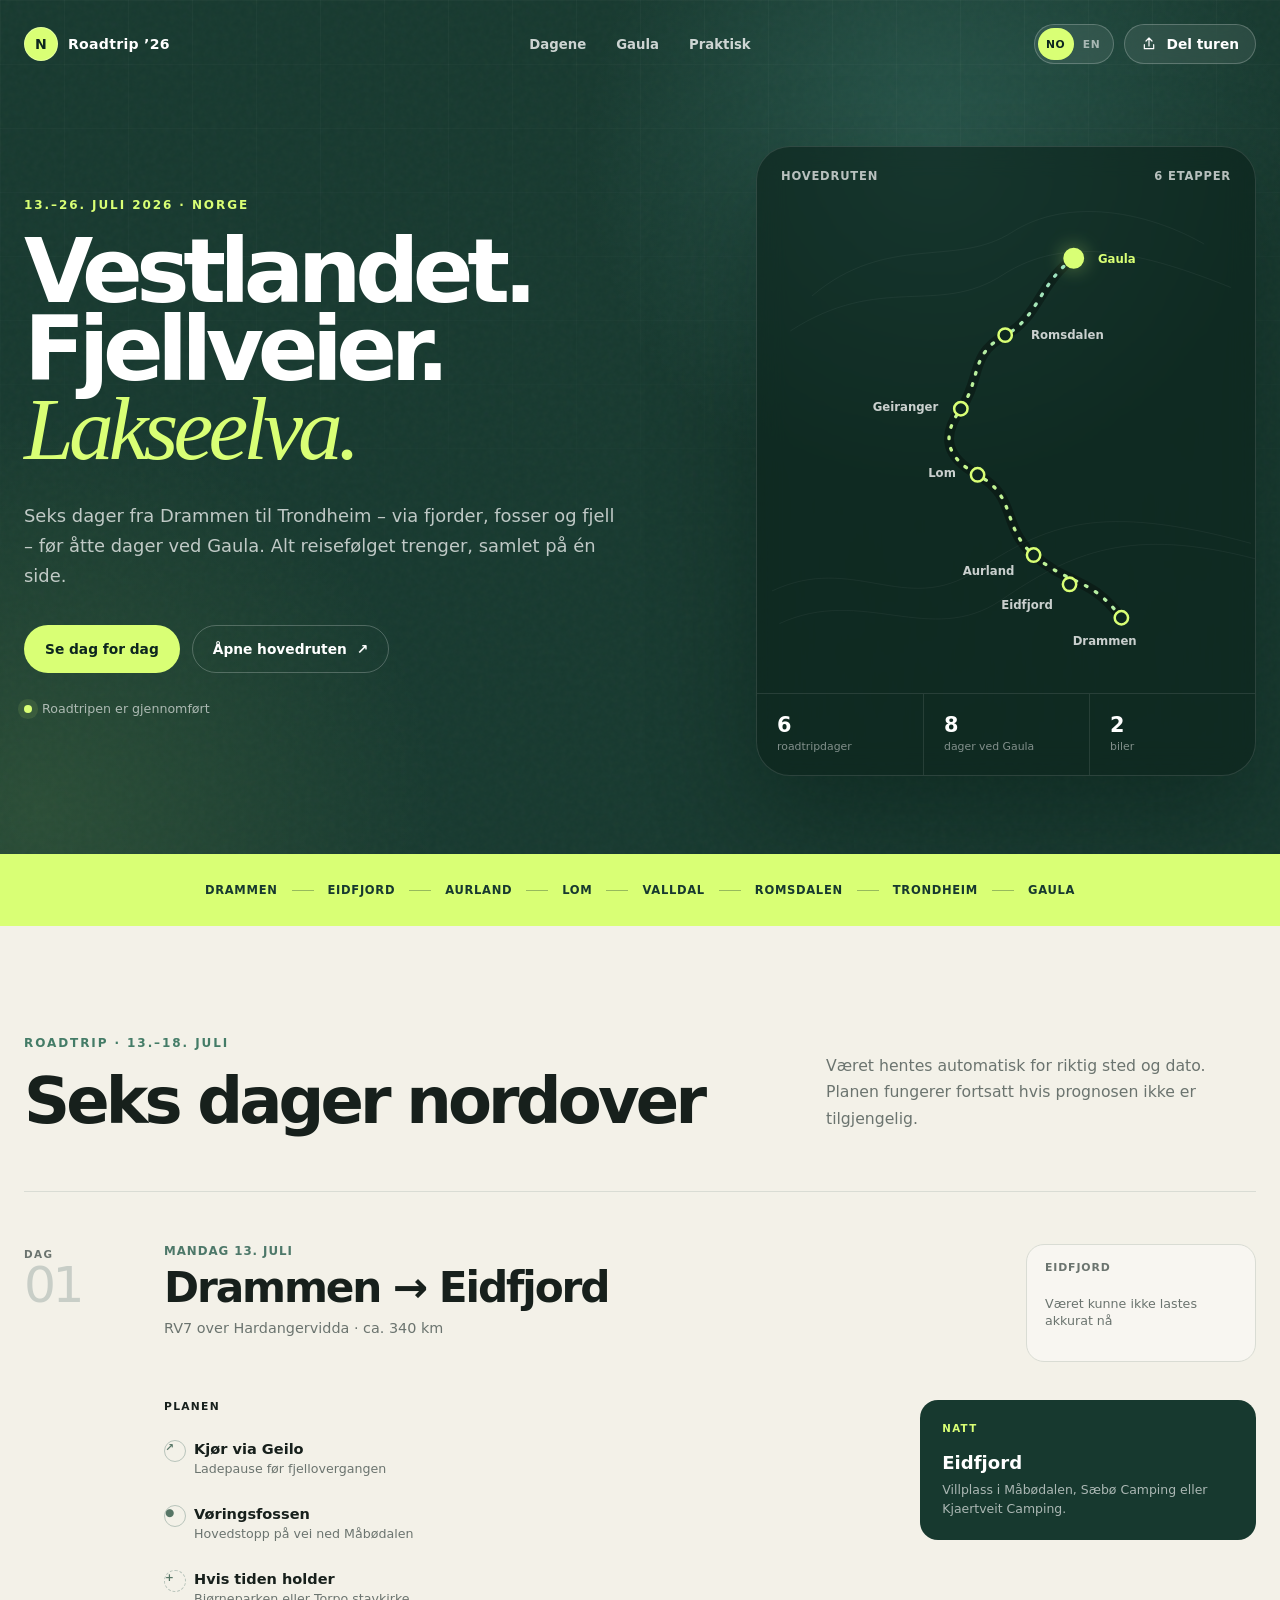
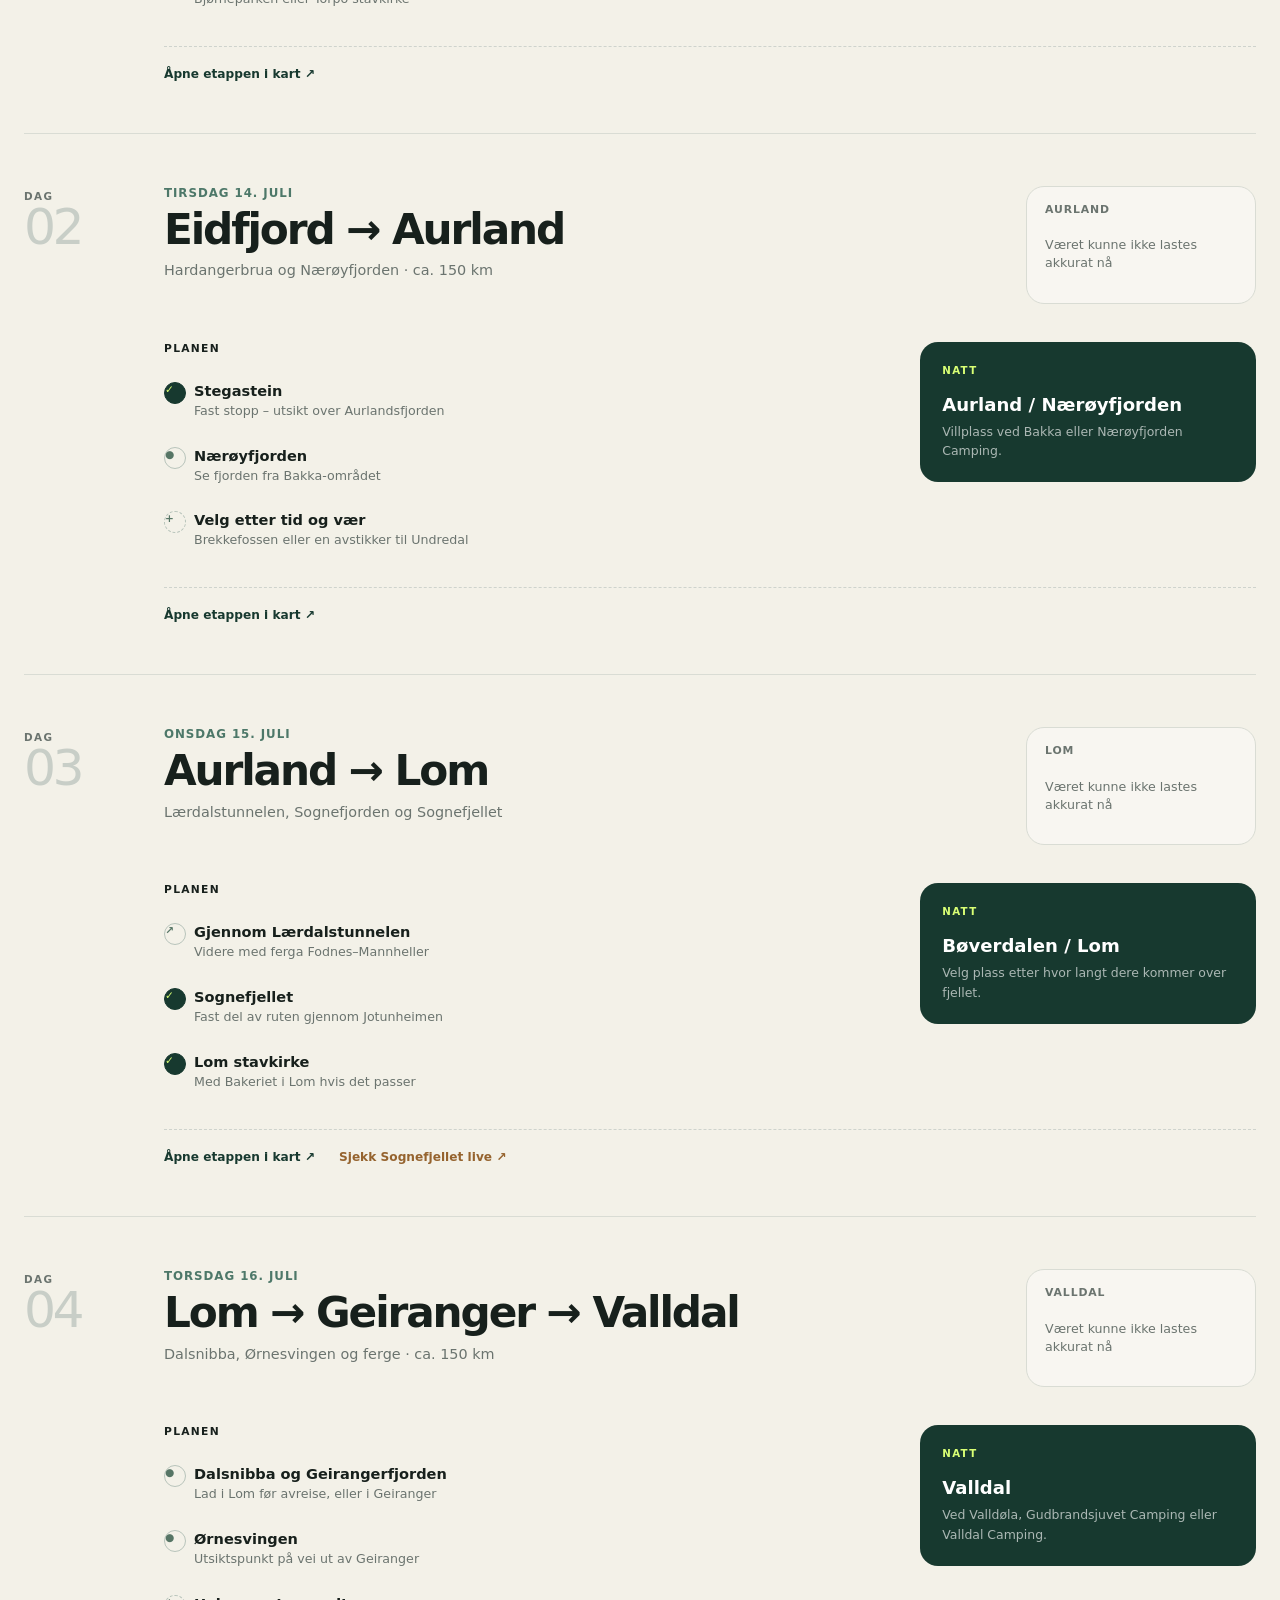
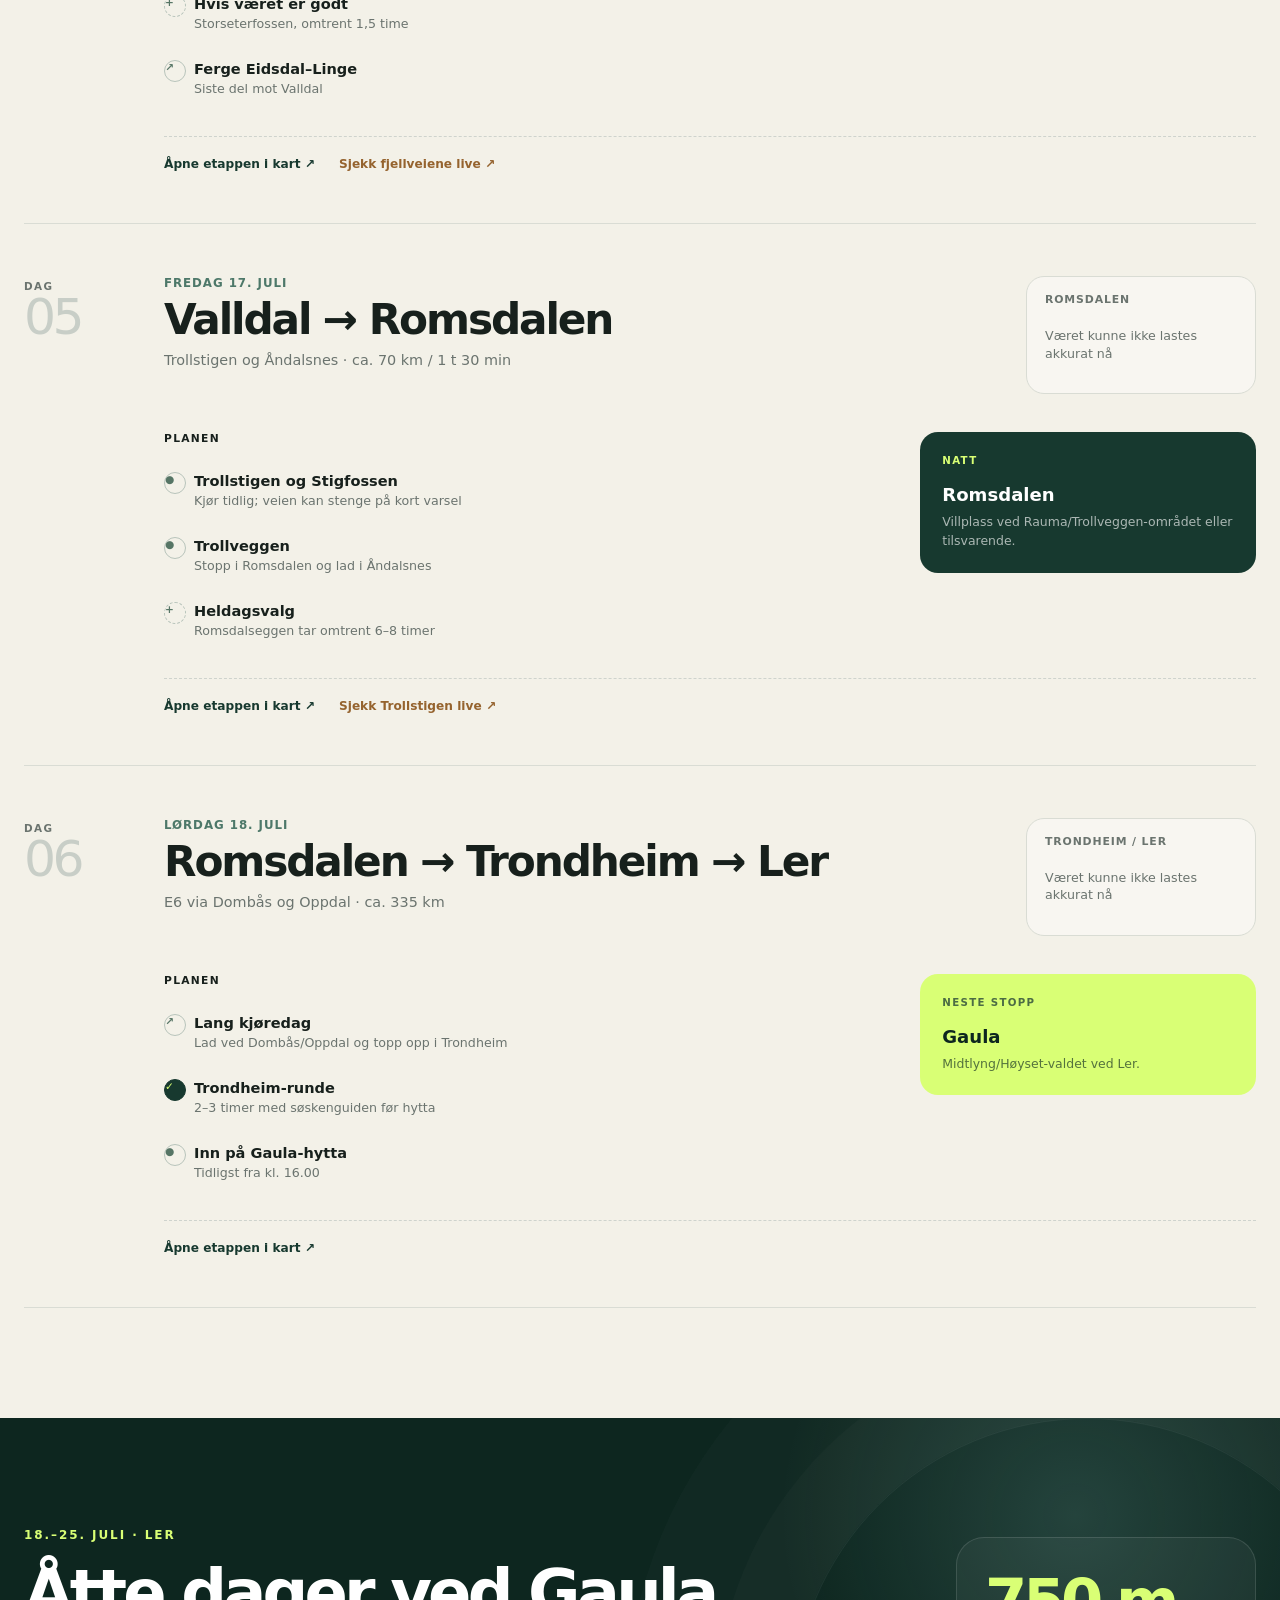
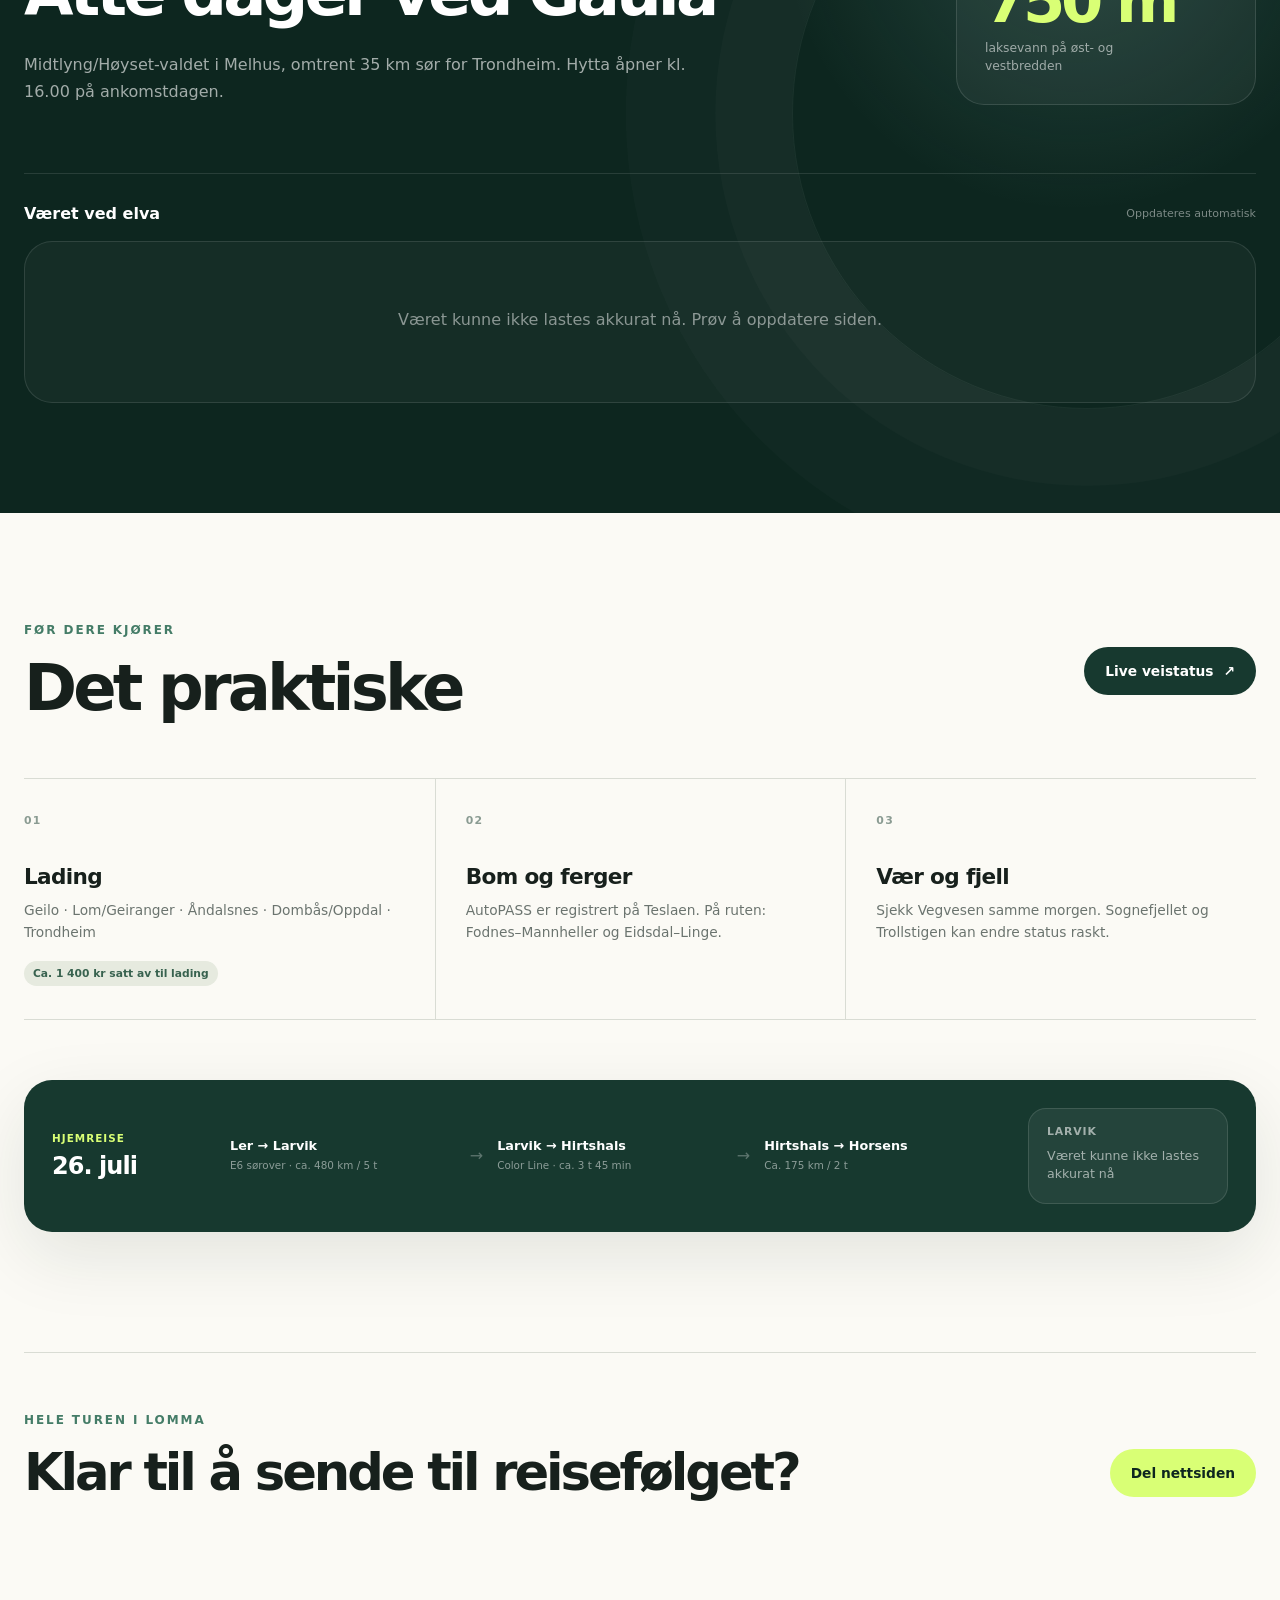
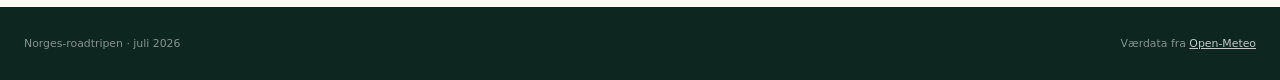
<file: roadtrip-index (1).html>
<!doctype html>
<html lang="no">
  <head>
    <meta charset="UTF-8" />
    <meta name="viewport" content="width=device-width, initial-scale=1.0" />
    <meta name="theme-color" content="#17392f" />
    <meta
      name="description"
      content="Den delbare reiseplanen for Norges-roadtripen 13.–26. juli 2026 – med dagsetapper, aktiviteter, overnatting og levende værprognoser."
    />
    <meta property="og:title" content="Norges-roadtripen 2026" />
    <meta
      property="og:description"
      content="Drammen → Vestlandet → Trondheim → Gaula. Hele turen på én side."
    />
    <meta property="og:type" content="website" />
    <title>Norges-roadtripen 2026</title>
    <style>
:root {
  --forest: #17392f;
  --forest-deep: #0d261f;
  --moss: #d9ff75;
  --fjord: #9edbd5;
  --cream: #f3f1e8;
  --paper: #fbfaf5;
  --ink: #17201c;
  --muted: #6b746f;
  --line: #d9dcd4;
  --white: #ffffff;
  --shadow: 0 24px 70px rgba(24, 40, 33, 0.1);
  --radius-lg: 28px;
  --radius-md: 18px;
  --radius-sm: 12px;
  --max-width: 1240px;
}

* {
  box-sizing: border-box;
}

html {
  scroll-behavior: smooth;
}

body {
  margin: 0;
  color: var(--ink);
  background: var(--cream);
  font-family: Inter, ui-sans-serif, system-ui, -apple-system, BlinkMacSystemFont, "Segoe UI", sans-serif;
  -webkit-font-smoothing: antialiased;
}

a {
  color: inherit;
}

button,
a {
  -webkit-tap-highlight-color: transparent;
}

button {
  font: inherit;
}

.skip-link {
  position: fixed;
  top: 8px;
  left: 8px;
  z-index: 100;
  padding: 10px 14px;
  border-radius: 8px;
  color: var(--forest-deep);
  background: var(--moss);
  transform: translateY(-160%);
  transition: transform 0.2s ease;
}

.skip-link:focus {
  transform: translateY(0);
}

.site-header {
  position: absolute;
  z-index: 10;
  top: 0;
  left: 50%;
  display: grid;
  grid-template-columns: 1fr auto 1fr;
  align-items: center;
  width: min(calc(100% - 48px), var(--max-width));
  height: 88px;
  color: var(--white);
  transform: translateX(-50%);
}

.brand {
  display: inline-flex;
  align-items: center;
  gap: 10px;
  width: max-content;
  color: inherit;
  font-size: 0.88rem;
  font-weight: 750;
  letter-spacing: 0.02em;
  text-decoration: none;
}

.brand-mark {
  display: grid;
  width: 34px;
  height: 34px;
  place-items: center;
  border: 1px solid rgba(255, 255, 255, 0.28);
  border-radius: 50%;
  color: var(--forest-deep);
  background: var(--moss);
  font-weight: 900;
}

.nav-links {
  display: flex;
  gap: 30px;
  font-size: 0.83rem;
  font-weight: 650;
}

.nav-links a {
  color: inherit;
  text-decoration: none;
  opacity: 0.78;
  transition: opacity 0.2s ease;
}

.nav-links a:hover,
.nav-links a:focus-visible {
  opacity: 1;
}

.header-actions {
  display: flex;
  align-items: center;
  justify-self: end;
  gap: 10px;
}

.language-switch {
  display: inline-flex;
  align-items: center;
  padding: 3px;
  border: 1px solid rgba(255, 255, 255, 0.22);
  border-radius: 999px;
  background: rgba(255, 255, 255, 0.08);
  backdrop-filter: blur(12px);
}

.language-switch button {
  display: grid;
  width: 36px;
  height: 32px;
  place-items: center;
  border: 0;
  border-radius: 999px;
  color: rgba(255, 255, 255, 0.58);
  background: transparent;
  cursor: pointer;
  font-size: 0.67rem;
  font-weight: 850;
  letter-spacing: 0.05em;
  transition: color 0.2s ease, background 0.2s ease;
}

.language-switch button:hover {
  color: var(--white);
}

.language-switch button[aria-pressed="true"] {
  color: var(--forest-deep);
  background: var(--moss);
}

.language-switch button:focus-visible {
  outline: 3px solid var(--fjord);
  outline-offset: 2px;
}

.share-button {
  justify-self: end;
}

.share-button svg {
  width: 16px;
  fill: none;
  stroke: currentColor;
  stroke-linecap: round;
  stroke-linejoin: round;
  stroke-width: 1.8;
}

.button {
  display: inline-flex;
  min-height: 48px;
  align-items: center;
  justify-content: center;
  gap: 10px;
  padding: 0 20px;
  border: 1px solid transparent;
  border-radius: 999px;
  cursor: pointer;
  font-size: 0.86rem;
  font-weight: 750;
  text-decoration: none;
  transition: transform 0.2s ease, background 0.2s ease, color 0.2s ease, border-color 0.2s ease;
}

.button:hover {
  transform: translateY(-2px);
}

.button:focus-visible,
a:focus-visible {
  outline: 3px solid var(--fjord);
  outline-offset: 3px;
}

.button-small {
  min-height: 40px;
  padding: 0 16px;
  border-color: rgba(255, 255, 255, 0.22);
  color: var(--white);
  background: rgba(255, 255, 255, 0.08);
  backdrop-filter: blur(12px);
}

.button-small:hover {
  background: rgba(255, 255, 255, 0.16);
}

.button-primary {
  color: var(--forest-deep);
  background: var(--moss);
}

.button-primary:hover {
  background: #e3ff96;
}

.button-ghost {
  border-color: rgba(255, 255, 255, 0.23);
  color: var(--white);
  background: transparent;
}

.button-ghost:hover {
  background: rgba(255, 255, 255, 0.09);
}

.button-dark {
  color: var(--white);
  background: var(--forest);
}

.hero {
  position: relative;
  display: grid;
  min-height: 780px;
  grid-template-columns: 1fr minmax(430px, 0.8fr);
  gap: 70px;
  overflow: hidden;
  padding: 146px max(24px, calc((100vw - var(--max-width)) / 2)) 78px;
  color: var(--white);
  background:
    radial-gradient(circle at 73% 18%, rgba(98, 186, 173, 0.22), transparent 30%),
    radial-gradient(circle at 3% 95%, rgba(211, 255, 117, 0.1), transparent 27%),
    var(--forest);
}

.hero::before {
  position: absolute;
  inset: 0;
  background-image:
    linear-gradient(rgba(255, 255, 255, 0.028) 1px, transparent 1px),
    linear-gradient(90deg, rgba(255, 255, 255, 0.028) 1px, transparent 1px);
  background-size: 64px 64px;
  content: "";
  mask-image: linear-gradient(to bottom, black, transparent 82%);
}

.hero-noise {
  position: absolute;
  inset: 0;
  opacity: 0.045;
  pointer-events: none;
  background-image: url("data:image/svg+xml,%3Csvg viewBox='0 0 180 180' xmlns='http://www.w3.org/2000/svg'%3E%3Cfilter id='n'%3E%3CfeTurbulence type='fractalNoise' baseFrequency='.8' numOctaves='4' stitchTiles='stitch'/%3E%3C/filter%3E%3Crect width='100%25' height='100%25' filter='url(%23n)' opacity='.8'/%3E%3C/svg%3E");
}

.hero-content,
.hero-route {
  position: relative;
  z-index: 1;
}

.hero-content {
  align-self: center;
  padding-bottom: 8px;
}

.eyebrow {
  margin: 0 0 20px;
  color: var(--moss);
  font-size: 0.75rem;
  font-weight: 850;
  letter-spacing: 0.16em;
  text-transform: uppercase;
}

.eyebrow.dark {
  color: #447c67;
}

.hero h1 {
  max-width: 700px;
  margin: 0;
  font-size: clamp(4rem, 7vw, 7.1rem);
  font-weight: 780;
  letter-spacing: -0.072em;
  line-height: 0.88;
}

.hero h1 em {
  color: var(--moss);
  font-family: Georgia, "Times New Roman", serif;
  font-weight: 400;
  letter-spacing: -0.055em;
}

.hero-intro {
  max-width: 600px;
  margin: 32px 0 0;
  color: rgba(255, 255, 255, 0.72);
  font-size: clamp(1rem, 1.4vw, 1.18rem);
  line-height: 1.68;
}

.hero-actions {
  display: flex;
  flex-wrap: wrap;
  gap: 12px;
  margin-top: 34px;
}

.trip-status {
  display: flex;
  align-items: center;
  gap: 10px;
  margin-top: 28px;
  color: rgba(255, 255, 255, 0.62);
  font-size: 0.79rem;
}

.status-dot {
  width: 8px;
  height: 8px;
  border-radius: 50%;
  background: var(--moss);
  box-shadow: 0 0 0 6px rgba(217, 255, 117, 0.1);
}

.hero-route {
  display: grid;
  align-items: center;
}

.map-card {
  position: relative;
  width: min(100%, 500px);
  justify-self: end;
  overflow: hidden;
  border: 1px solid rgba(255, 255, 255, 0.12);
  border-radius: 34px;
  background: rgba(8, 29, 23, 0.56);
  box-shadow: 0 40px 100px rgba(3, 19, 14, 0.36);
  backdrop-filter: blur(14px);
}

.map-card-top {
  display: flex;
  align-items: center;
  justify-content: space-between;
  padding: 22px 24px 0;
  color: rgba(255, 255, 255, 0.7);
  font-size: 0.72rem;
  font-weight: 750;
  letter-spacing: 0.07em;
  text-transform: uppercase;
}

.route-illustration {
  display: block;
  width: 100%;
  height: 510px;
}

.contours path {
  fill: none;
  stroke: rgba(255, 255, 255, 0.06);
  stroke-width: 1;
}

.route-shadow,
.route-path {
  fill: none;
  stroke-linecap: round;
  stroke-linejoin: round;
}

.route-shadow {
  stroke: rgba(0, 0, 0, 0.3);
  stroke-width: 12;
}

.route-path {
  stroke: url(#routeGradient);
  stroke-dasharray: 2 12;
  stroke-width: 4;
}

.route-stop circle {
  fill: var(--forest-deep);
  stroke: var(--moss);
  stroke-width: 3;
}

.route-stop text {
  fill: rgba(255, 255, 255, 0.78);
  font-size: 14px;
  font-weight: 700;
}

.route-stop-final circle {
  fill: var(--moss);
  filter: drop-shadow(0 0 12px rgba(217, 255, 117, 0.42));
}

.route-stop-final text {
  fill: var(--moss);
}

.route-summary {
  display: grid;
  grid-template-columns: repeat(3, 1fr);
  border-top: 1px solid rgba(255, 255, 255, 0.1);
}

.route-summary div {
  padding: 19px 20px 22px;
}

.route-summary div + div {
  border-left: 1px solid rgba(255, 255, 255, 0.1);
}

.route-summary strong,
.route-summary span {
  display: block;
}

.route-summary strong {
  color: var(--white);
  font-size: 1.3rem;
}

.route-summary span {
  margin-top: 3px;
  color: rgba(255, 255, 255, 0.48);
  font-size: 0.68rem;
}

.route-ribbon {
  display: flex;
  min-height: 72px;
  align-items: center;
  justify-content: center;
  gap: 14px;
  overflow: hidden;
  padding: 16px 24px;
  color: var(--forest);
  background: var(--moss);
  font-size: 0.72rem;
  font-weight: 800;
  letter-spacing: 0.06em;
  text-transform: uppercase;
  white-space: nowrap;
}

.route-ribbon i {
  width: 22px;
  height: 1px;
  background: rgba(23, 57, 47, 0.35);
}

.section {
  padding: 110px max(24px, calc((100vw - var(--max-width)) / 2));
}

.section-heading {
  display: grid;
  grid-template-columns: 1fr minmax(280px, 430px);
  gap: 60px;
  align-items: end;
  margin-bottom: 58px;
}

.section-heading h2,
.gaula h2,
.final-share h2 {
  margin: 0;
  font-size: clamp(2.7rem, 5vw, 5.2rem);
  font-weight: 760;
  letter-spacing: -0.06em;
  line-height: 0.98;
}

.section-heading > p {
  margin: 0;
  color: var(--muted);
  font-size: 0.98rem;
  line-height: 1.7;
}

.day-list {
  border-top: 1px solid var(--line);
}

.day-card {
  display: grid;
  grid-template-columns: 104px 1fr;
  gap: 36px;
  padding: 52px 0;
  border-bottom: 1px solid var(--line);
}

.day-index {
  display: flex;
  flex-direction: column;
  align-items: flex-start;
  padding-top: 4px;
}

.day-index span {
  color: var(--muted);
  font-size: 0.65rem;
  font-weight: 800;
  letter-spacing: 0.14em;
  text-transform: uppercase;
}

.day-index strong {
  color: #c8cec7;
  font-size: 3.15rem;
  font-weight: 520;
  letter-spacing: -0.07em;
  line-height: 1;
}

.day-heading {
  display: grid;
  grid-template-columns: 1fr 230px;
  gap: 32px;
  align-items: start;
}

.day-date {
  margin: 0 0 8px;
  color: #4d7869;
  font-size: 0.74rem;
  font-weight: 800;
  letter-spacing: 0.08em;
  text-transform: uppercase;
}

.day-heading h3 {
  margin: 0;
  font-size: clamp(1.8rem, 3.3vw, 3.15rem);
  font-weight: 730;
  letter-spacing: -0.05em;
  line-height: 1.05;
}

.day-route {
  margin: 10px 0 0;
  color: var(--muted);
  font-size: 0.9rem;
}

.weather-card {
  display: grid;
  min-height: 118px;
  grid-template-columns: 1fr auto;
  grid-template-rows: auto 1fr;
  gap: 6px 14px;
  padding: 16px 18px;
  border: 1px solid var(--line);
  border-radius: var(--radius-md);
  background: rgba(255, 255, 255, 0.36);
}

.weather-place {
  grid-column: 1 / -1;
  color: var(--muted);
  font-size: 0.68rem;
  font-weight: 800;
  letter-spacing: 0.08em;
  text-transform: uppercase;
}

.weather-loading,
.weather-unavailable {
  grid-column: 1 / -1;
  align-self: center;
  color: var(--muted);
  font-size: 0.79rem;
  line-height: 1.4;
}

.weather-main {
  align-self: end;
}

.weather-temp {
  display: block;
  font-size: 1.45rem;
  font-weight: 800;
  letter-spacing: -0.04em;
}

.weather-condition {
  display: block;
  margin-top: 2px;
  color: var(--muted);
  font-size: 0.7rem;
}

.weather-side {
  display: grid;
  align-content: end;
  justify-items: end;
  color: var(--muted);
  font-size: 0.68rem;
}

.weather-symbol {
  margin-bottom: 3px;
  font-size: 1.6rem;
  line-height: 1;
}

.day-details {
  display: grid;
  grid-template-columns: minmax(360px, 1.6fr) minmax(230px, 0.75fr);
  gap: 40px;
  margin-top: 38px;
}

.day-details h4 {
  margin: 0 0 16px;
  font-size: 0.67rem;
  font-weight: 850;
  letter-spacing: 0.12em;
  text-transform: uppercase;
}

.activity-list {
  display: grid;
  gap: 4px;
  margin: 0;
  padding: 0;
  list-style: none;
}

.activity-list li {
  display: grid;
  grid-template-columns: 30px 1fr;
  align-items: start;
  padding: 11px 0;
}

.activity-icon {
  display: grid;
  width: 22px;
  height: 22px;
  place-items: center;
  border: 1px solid #b8c4bb;
  border-radius: 50%;
  color: #567565;
  font-size: 0.66rem;
  font-weight: 900;
}

.planned .activity-icon {
  border-color: var(--forest);
  color: var(--moss);
  background: var(--forest);
}

.optional .activity-icon {
  border-style: dashed;
}

.activity-list strong,
.activity-list span {
  display: block;
}

.activity-list strong {
  font-size: 0.91rem;
}

.activity-list div > span {
  margin-top: 3px;
  color: var(--muted);
  font-size: 0.79rem;
  line-height: 1.5;
}

.overnight {
  align-self: start;
  padding: 22px;
  border-radius: var(--radius-md);
  color: var(--white);
  background: var(--forest);
}

.overnight.highlight {
  color: var(--forest-deep);
  background: var(--moss);
}

.mini-label {
  display: block;
  margin-bottom: 18px;
  color: var(--moss);
  font-size: 0.64rem;
  font-weight: 850;
  letter-spacing: 0.13em;
  text-transform: uppercase;
}

.overnight.highlight .mini-label {
  color: #4c6c44;
}

.overnight strong {
  font-size: 1.13rem;
}

.overnight p {
  margin: 7px 0 0;
  color: rgba(255, 255, 255, 0.64);
  font-size: 0.78rem;
  line-height: 1.55;
}

.overnight.highlight p {
  color: rgba(13, 38, 31, 0.65);
}

.day-links {
  display: flex;
  flex-wrap: wrap;
  gap: 24px;
  margin-top: 26px;
  padding-top: 20px;
  border-top: 1px dashed #ced3cd;
}

.day-links a {
  color: var(--forest);
  font-size: 0.76rem;
  font-weight: 800;
  text-decoration: none;
}

.day-links a:hover {
  text-decoration: underline;
  text-underline-offset: 4px;
}

.day-links .traffic-link {
  color: #95632e;
}

.gaula {
  position: relative;
  overflow: hidden;
  color: var(--white);
  background:
    radial-gradient(circle at 84% 14%, rgba(158, 219, 213, 0.16), transparent 24%),
    var(--forest-deep);
}

.gaula::after {
  position: absolute;
  top: 0;
  right: -8vw;
  width: 46vw;
  height: 46vw;
  border: 1px solid rgba(255, 255, 255, 0.06);
  border-radius: 50%;
  content: "";
  box-shadow: 0 0 0 6vw rgba(255, 255, 255, 0.018), 0 0 0 13vw rgba(255, 255, 255, 0.014);
}

.gaula-intro,
.fishing-weather {
  position: relative;
  z-index: 1;
}

.gaula-intro {
  display: grid;
  grid-template-columns: 1fr 300px;
  gap: 80px;
  align-items: end;
}

.gaula h2 {
  max-width: 760px;
}

.gaula-copy {
  max-width: 680px;
  margin: 26px 0 0;
  color: rgba(255, 255, 255, 0.62);
  font-size: 1rem;
  line-height: 1.7;
}

.gaula-stat {
  padding: 28px;
  border: 1px solid rgba(255, 255, 255, 0.12);
  border-radius: var(--radius-lg);
  background: rgba(255, 255, 255, 0.045);
}

.gaula-stat strong,
.gaula-stat span {
  display: block;
}

.gaula-stat strong {
  color: var(--moss);
  font-size: 3.8rem;
  font-weight: 720;
  letter-spacing: -0.07em;
}

.gaula-stat span {
  max-width: 180px;
  margin-top: 4px;
  color: rgba(255, 255, 255, 0.57);
  font-size: 0.77rem;
  line-height: 1.45;
}

.fishing-weather {
  margin-top: 68px;
  padding-top: 30px;
  border-top: 1px solid rgba(255, 255, 255, 0.11);
}

.weather-strip-heading {
  display: flex;
  align-items: center;
  justify-content: space-between;
  margin-bottom: 18px;
}

.weather-strip-heading h3 {
  margin: 0;
  font-size: 1rem;
}

.weather-strip-heading span {
  color: rgba(255, 255, 255, 0.46);
  font-size: 0.69rem;
}

.weather-strip {
  display: grid;
  grid-template-columns: repeat(8, minmax(105px, 1fr));
  overflow-x: auto;
  border: 1px solid rgba(255, 255, 255, 0.11);
  border-radius: var(--radius-lg);
  background: rgba(255, 255, 255, 0.035);
  scrollbar-width: thin;
}

.weather-strip-loading {
  grid-column: 1 / -1;
  min-height: 160px;
  padding: 68px 24px;
  color: rgba(255, 255, 255, 0.5);
  text-align: center;
}

.strip-day {
  min-width: 105px;
  padding: 22px 16px;
}

.strip-day + .strip-day {
  border-left: 1px solid rgba(255, 255, 255, 0.09);
}

.strip-date,
.strip-temp,
.strip-meta {
  display: block;
}

.strip-date {
  color: rgba(255, 255, 255, 0.58);
  font-size: 0.66rem;
  font-weight: 800;
  letter-spacing: 0.07em;
  text-transform: uppercase;
}

.strip-icon {
  display: block;
  margin: 20px 0;
  font-size: 1.7rem;
}

.strip-temp {
  font-size: 1rem;
  font-weight: 800;
}

.strip-meta {
  margin-top: 5px;
  color: rgba(255, 255, 255, 0.46);
  font-size: 0.65rem;
}

.strip-day.unavailable {
  display: grid;
  min-height: 160px;
  align-content: space-between;
}

.strip-day.unavailable p {
  margin: 0;
  color: rgba(255, 255, 255, 0.42);
  font-size: 0.68rem;
  line-height: 1.4;
}

.practical {
  background: var(--paper);
}

.practical-heading {
  align-items: center;
}

.practical-heading .button {
  justify-self: end;
}

.practical-grid {
  display: grid;
  grid-template-columns: repeat(3, 1fr);
  border-top: 1px solid var(--line);
  border-bottom: 1px solid var(--line);
}

.practical-grid article {
  min-height: 240px;
  padding: 30px 30px 32px 0;
}

.practical-grid article + article {
  padding-left: 30px;
  border-left: 1px solid var(--line);
}

.practical-number {
  color: #8a9b92;
  font-size: 0.68rem;
  font-weight: 800;
  letter-spacing: 0.12em;
}

.practical-grid h3 {
  margin: 36px 0 10px;
  font-size: 1.35rem;
  letter-spacing: -0.03em;
}

.practical-grid p {
  margin: 0;
  color: var(--muted);
  font-size: 0.86rem;
  line-height: 1.6;
}

.note {
  display: inline-block;
  margin-top: 18px;
  padding: 6px 9px;
  border-radius: 999px;
  color: #38624f;
  background: #e6eadf;
  font-size: 0.67rem;
  font-weight: 750;
}

.return-card {
  display: grid;
  grid-template-columns: 140px 1fr 200px;
  gap: 38px;
  align-items: center;
  margin-top: 60px;
  padding: 28px;
  border-radius: var(--radius-lg);
  color: var(--white);
  background: var(--forest);
  box-shadow: var(--shadow);
}

.return-date span,
.return-date strong {
  display: block;
}

.return-date span {
  margin-bottom: 8px;
  color: var(--moss);
  font-size: 0.65rem;
  font-weight: 800;
  letter-spacing: 0.1em;
  text-transform: uppercase;
}

.return-date strong {
  font-size: 1.5rem;
  letter-spacing: -0.04em;
}

.return-route {
  display: grid;
  grid-template-columns: 1fr auto 1fr auto 1fr;
  gap: 14px;
  align-items: center;
}

.return-route strong,
.return-route span {
  display: block;
}

.return-route strong {
  font-size: 0.8rem;
}

.return-route span {
  margin-top: 5px;
  color: rgba(255, 255, 255, 0.5);
  font-size: 0.65rem;
  line-height: 1.45;
}

.return-route i {
  color: rgba(255, 255, 255, 0.3);
  font-style: normal;
}

.return-weather {
  min-height: 96px;
  border-color: rgba(255, 255, 255, 0.12);
  background: rgba(255, 255, 255, 0.06);
}

.return-weather .weather-place,
.return-weather .weather-condition,
.return-weather .weather-side,
.return-weather .weather-loading,
.return-weather .weather-unavailable {
  color: rgba(255, 255, 255, 0.58);
}

.final-share {
  display: flex;
  align-items: end;
  justify-content: space-between;
  gap: 30px;
  margin-top: 120px;
  padding-top: 60px;
  border-top: 1px solid var(--line);
}

.final-share h2 {
  max-width: 800px;
  font-size: clamp(2.3rem, 4vw, 4.2rem);
}

.share-button-large {
  flex: 0 0 auto;
}

footer {
  display: flex;
  align-items: center;
  justify-content: space-between;
  gap: 20px;
  padding: 30px max(24px, calc((100vw - var(--max-width)) / 2));
  color: rgba(255, 255, 255, 0.5);
  background: var(--forest-deep);
  font-size: 0.68rem;
}

footer a {
  color: rgba(255, 255, 255, 0.75);
}

.toast {
  position: fixed;
  z-index: 50;
  right: 22px;
  bottom: 22px;
  padding: 13px 17px;
  border-radius: 999px;
  color: var(--forest-deep);
  background: var(--moss);
  box-shadow: var(--shadow);
  font-size: 0.78rem;
  font-weight: 800;
  opacity: 0;
  pointer-events: none;
  transform: translateY(12px);
  transition: opacity 0.2s ease, transform 0.2s ease;
}

.toast.visible {
  opacity: 1;
  transform: translateY(0);
}

@media (max-width: 1050px) {
  .hero {
    min-height: auto;
    grid-template-columns: 1fr 390px;
    gap: 36px;
  }

  .hero h1 {
    font-size: clamp(3.7rem, 7.5vw, 5.8rem);
  }

  .route-illustration {
    height: 470px;
  }

  .day-details {
    grid-template-columns: 1.3fr 0.8fr;
  }

  .return-card {
    grid-template-columns: 120px 1fr;
  }

  .return-weather {
    grid-column: 1 / -1;
  }
}

@media (max-width: 820px) {
  .site-header {
    grid-template-columns: 1fr auto;
    width: min(calc(100% - 36px), var(--max-width));
  }

  .nav-links {
    display: none;
  }

  .hero {
    grid-template-columns: 1fr;
    padding-top: 128px;
  }

  .hero-content {
    padding-bottom: 0;
  }

  .hero-route {
    margin-top: 14px;
  }

  .map-card {
    width: 100%;
    justify-self: stretch;
  }

  .route-illustration {
    height: min(510px, 118vw);
  }

  .section {
    padding-top: 84px;
    padding-bottom: 84px;
  }

  .section-heading,
  .gaula-intro {
    grid-template-columns: 1fr;
    gap: 28px;
  }

  .section-heading > p {
    max-width: 580px;
  }

  .day-card {
    grid-template-columns: 70px 1fr;
    gap: 20px;
  }

  .day-heading,
  .day-details {
    grid-template-columns: 1fr;
  }

  .weather-card {
    max-width: 320px;
  }

  .gaula-stat {
    max-width: 300px;
  }

  .weather-strip {
    grid-template-columns: repeat(8, 120px);
  }

  .practical-grid {
    grid-template-columns: 1fr;
  }

  .practical-grid article {
    min-height: 0;
    padding: 28px 0;
  }

  .practical-grid article + article {
    padding-left: 0;
    border-top: 1px solid var(--line);
    border-left: 0;
  }

  .practical-grid h3 {
    margin-top: 18px;
  }

  .return-card {
    grid-template-columns: 1fr;
  }

  .return-weather {
    grid-column: auto;
  }

  .final-share {
    align-items: start;
    flex-direction: column;
    margin-top: 80px;
  }
}

@media (max-width: 560px) {
  .site-header {
    height: 76px;
  }

  .brand span:last-child {
    display: none;
  }

  .button-small span {
    display: none;
  }

  .button-small {
    width: 40px;
    padding: 0;
  }

  .hero {
    padding: 112px 18px 52px;
  }

  .hero h1 {
    font-size: clamp(3.35rem, 17vw, 5rem);
  }

  .hero-intro {
    margin-top: 24px;
    font-size: 0.94rem;
  }

  .hero-actions {
    align-items: stretch;
    flex-direction: column;
  }

  .hero-actions .button {
    width: 100%;
  }

  .map-card {
    border-radius: 24px;
  }

  .route-summary div {
    padding: 15px 12px 18px;
  }

  .route-summary span {
    font-size: 0.6rem;
  }

  .route-ribbon {
    justify-content: flex-start;
  }

  .section {
    padding-right: 18px;
    padding-left: 18px;
  }

  .section-heading {
    margin-bottom: 40px;
  }

  .section-heading h2,
  .gaula h2 {
    font-size: 2.65rem;
  }

  .day-card {
    grid-template-columns: 1fr;
    gap: 12px;
    padding: 42px 0;
  }

  .day-index {
    flex-direction: row;
    gap: 5px;
    align-items: baseline;
  }

  .day-index strong {
    font-size: 1rem;
    color: #738079;
  }

  .day-heading h3 {
    font-size: 2rem;
  }

  .day-details {
    gap: 24px;
  }

  .weather-card {
    width: 100%;
    max-width: none;
  }

  .gaula-stat strong {
    font-size: 3.2rem;
  }

  .weather-strip-heading {
    align-items: flex-start;
    flex-direction: column;
    gap: 6px;
  }

  .practical-heading .button {
    justify-self: start;
  }

  .return-route {
    grid-template-columns: 1fr;
  }

  .return-route i {
    transform: rotate(90deg);
  }

  footer {
    align-items: flex-start;
    flex-direction: column;
  }
}

@media (prefers-reduced-motion: reduce) {
  html {
    scroll-behavior: auto;
  }

  *,
  *::before,
  *::after {
    transition-duration: 0.01ms !important;
    animation-duration: 0.01ms !important;
    animation-iteration-count: 1 !important;
  }
}

</style>
  </head>

  <body>
    <a class="skip-link" href="#reiseplan">Hopp til reiseplanen</a>

    <header class="site-header">
      <a class="brand" href="#top" aria-label="Til toppen">
        <span class="brand-mark">N</span>
        <span>Roadtrip ’26</span>
      </a>

      <nav class="nav-links" aria-label="Hovedmeny">
        <a href="#reiseplan">Dagene</a>
        <a href="#gaula">Gaula</a>
        <a href="#praktisk">Praktisk</a>
      </nav>

      <div class="header-actions">
        <div class="language-switch" role="group" aria-label="Velg språk">
          <button type="button" data-lang="no" aria-pressed="true">NO</button>
          <button type="button" data-lang="en" aria-pressed="false">EN</button>
        </div>
        <button class="share-button button button-small" type="button" data-share>
          <svg aria-hidden="true" viewBox="0 0 24 24">
            <path d="M12 3v12m0-12 4.5 4.5M12 3 7.5 7.5M5 13v6h14v-6" />
          </svg>
          <span>Del turen</span>
        </button>
      </div>
    </header>

    <main id="top">
      <section class="hero" aria-labelledby="hero-title">
        <div class="hero-noise" aria-hidden="true"></div>

        <div class="hero-content">
          <p class="eyebrow">13.–26. juli 2026 · Norge</p>
          <h1 id="hero-title">Vestlandet.<br />Fjellveier.<br /><em>Lakseelva.</em></h1>
          <p class="hero-intro">
            Seks dager fra Drammen til Trondheim – via fjorder, fosser og fjell – før åtte dager ved Gaula.
            Alt reisefølget trenger, samlet på én side.
          </p>

          <div class="hero-actions">
            <a class="button button-primary" href="#reiseplan">Se dag for dag</a>
            <a
              class="button button-ghost"
              href="https://www.google.com/maps/dir/Drammen/Eidfjord/Aurland/Lom/Geiranger/Valldal/%C3%85ndalsnes/Trondheim/Ler"
              target="_blank"
              rel="noreferrer"
            >
              Åpne hovedruten
              <span aria-hidden="true">↗</span>
            </a>
          </div>

          <div class="trip-status" aria-live="polite">
            <span class="status-dot" aria-hidden="true"></span>
            <span data-countdown>Laster nedtelling …</span>
          </div>
        </div>

        <div class="hero-route" aria-label="Ruten fra Drammen til Gaula">
          <div class="map-card">
            <div class="map-card-top">
              <span>Hovedruten</span>
              <span>6 etapper</span>
            </div>

            <svg class="route-illustration" viewBox="0 0 500 610" role="img" aria-label="Stilisert rute gjennom Sør-Norge">
              <defs>
                <linearGradient id="routeGradient" x1="0" y1="1" x2="1" y2="0">
                  <stop offset="0" stop-color="#d9ff75" />
                  <stop offset="1" stop-color="#8ddbd6" />
                </linearGradient>
              </defs>
              <g class="contours" aria-hidden="true">
                <path d="M-30 488C68 442 129 519 214 464s145-83 329-33" />
                <path d="M-21 527c99-46 181 29 265-28s154-89 306-49" />
                <path d="M18 135c90-76 172-33 239-76s162-25 230 14" />
                <path d="M-8 177c108-70 177-17 254-67s171-26 273 15" />
              </g>
              <path class="route-shadow" d="M388 520C350 470 326 482 283 445c-39-34-19-70-67-96-36-20-45-44-20-79 25-36 10-65 53-88 39-20 42-64 82-92" />
              <path class="route-path" d="M388 520C350 470 326 482 283 445c-39-34-19-70-67-96-36-20-45-44-20-79 25-36 10-65 53-88 39-20 42-64 82-92" />
              <g class="route-stop">
                <circle cx="388" cy="520" r="8" />
                <text x="368" y="553" text-anchor="middle">Drammen</text>
              </g>
              <g class="route-stop">
                <circle cx="326" cy="480" r="8" />
                <text x="306" y="510" text-anchor="end">Eidfjord</text>
              </g>
              <g class="route-stop">
                <circle cx="283" cy="445" r="8" />
                <text x="260" y="469" text-anchor="end">Aurland</text>
              </g>
              <g class="route-stop">
                <circle cx="216" cy="349" r="8" />
                <text x="190" y="352" text-anchor="end">Lom</text>
              </g>
              <g class="route-stop">
                <circle cx="196" cy="270" r="8" />
                <text x="169" y="273" text-anchor="end">Geiranger</text>
              </g>
              <g class="route-stop">
                <circle cx="249" cy="182" r="8" />
                <text x="280" y="187">Romsdalen</text>
              </g>
              <g class="route-stop route-stop-final">
                <circle cx="331" cy="90" r="11" />
                <text x="360" y="96">Gaula</text>
              </g>
            </svg>

            <div class="route-summary">
              <div><strong>6</strong><span>roadtripdager</span></div>
              <div><strong>8</strong><span>dager ved Gaula</span></div>
              <div><strong>2</strong><span>biler</span></div>
            </div>
          </div>
        </div>
      </section>

      <section class="route-ribbon" aria-label="Stopp på turen">
        <span>Drammen</span><i></i><span>Eidfjord</span><i></i><span>Aurland</span><i></i><span>Lom</span><i></i><span>Valldal</span><i></i><span>Romsdalen</span><i></i><span>Trondheim</span><i></i><span>Gaula</span>
      </section>

      <section class="itinerary section" id="reiseplan" aria-labelledby="itinerary-title">
        <div class="section-heading">
          <div>
            <p class="eyebrow dark">Roadtrip · 13.–18. juli</p>
            <h2 id="itinerary-title">Seks dager nordover</h2>
          </div>
          <p>
            Været hentes automatisk for riktig sted og dato. Planen fungerer fortsatt hvis prognosen ikke er tilgjengelig.
          </p>
        </div>

        <div class="day-list">
          <article class="day-card" id="dag-1">
            <div class="day-index"><span>Dag</span><strong>01</strong></div>
            <div class="day-main">
              <div class="day-heading">
                <div>
                  <p class="day-date">Mandag 13. juli</p>
                  <h3>Drammen → Eidfjord</h3>
                  <p class="day-route">RV7 over Hardangervidda · ca. 340 km</p>
                </div>
                <div class="weather-card" data-weather="eidfjord" data-date="2026-07-13">
                  <span class="weather-place">Eidfjord</span>
                  <span class="weather-loading">Henter vær …</span>
                </div>
              </div>

              <div class="day-details">
                <div>
                  <h4>Planen</h4>
                  <ul class="activity-list">
                    <li><span class="activity-icon">↗</span><div><strong>Kjør via Geilo</strong><span>Ladepause før fjellovergangen</span></div></li>
                    <li><span class="activity-icon">●</span><div><strong>Vøringsfossen</strong><span>Hovedstopp på vei ned Måbødalen</span></div></li>
                    <li class="optional"><span class="activity-icon">+</span><div><strong>Hvis tiden holder</strong><span>Bjørneparken eller Torpo stavkirke</span></div></li>
                  </ul>
                </div>
                <div class="overnight">
                  <span class="mini-label">Natt</span>
                  <strong>Eidfjord</strong>
                  <p>Villplass i Måbødalen, Sæbø Camping eller Kjaertveit Camping.</p>
                </div>
              </div>

              <div class="day-links">
                <a href="https://www.google.com/maps/dir/?api=1&origin=Drammen&destination=Eidfjord&waypoints=Geilo%7CV%C3%B8ringsfossen&travelmode=driving" target="_blank" rel="noreferrer">Åpne etappen i kart <span>↗</span></a>
              </div>
            </div>
          </article>

          <article class="day-card" id="dag-2">
            <div class="day-index"><span>Dag</span><strong>02</strong></div>
            <div class="day-main">
              <div class="day-heading">
                <div>
                  <p class="day-date">Tirsdag 14. juli</p>
                  <h3>Eidfjord → Aurland</h3>
                  <p class="day-route">Hardangerbrua og Nærøyfjorden · ca. 150 km</p>
                </div>
                <div class="weather-card" data-weather="aurland" data-date="2026-07-14">
                  <span class="weather-place">Aurland</span>
                  <span class="weather-loading">Henter vær …</span>
                </div>
              </div>

              <div class="day-details">
                <div>
                  <h4>Planen</h4>
                  <ul class="activity-list">
                    <li class="planned"><span class="activity-icon">✓</span><div><strong>Stegastein</strong><span>Fast stopp – utsikt over Aurlandsfjorden</span></div></li>
                    <li><span class="activity-icon">●</span><div><strong>Nærøyfjorden</strong><span>Se fjorden fra Bakka-området</span></div></li>
                    <li class="optional"><span class="activity-icon">+</span><div><strong>Velg etter tid og vær</strong><span>Brekkefossen eller en avstikker til Undredal</span></div></li>
                  </ul>
                </div>
                <div class="overnight">
                  <span class="mini-label">Natt</span>
                  <strong>Aurland / Nærøyfjorden</strong>
                  <p>Villplass ved Bakka eller Nærøyfjorden Camping.</p>
                </div>
              </div>

              <div class="day-links">
                <a href="https://www.google.com/maps/dir/?api=1&origin=Eidfjord&destination=Aurland&waypoints=Stegastein%20viewpoint&travelmode=driving" target="_blank" rel="noreferrer">Åpne etappen i kart <span>↗</span></a>
              </div>
            </div>
          </article>

          <article class="day-card" id="dag-3">
            <div class="day-index"><span>Dag</span><strong>03</strong></div>
            <div class="day-main">
              <div class="day-heading">
                <div>
                  <p class="day-date">Onsdag 15. juli</p>
                  <h3>Aurland → Lom</h3>
                  <p class="day-route">Lærdalstunnelen, Sognefjorden og Sognefjellet</p>
                </div>
                <div class="weather-card" data-weather="lom" data-date="2026-07-15">
                  <span class="weather-place">Lom</span>
                  <span class="weather-loading">Henter vær …</span>
                </div>
              </div>

              <div class="day-details">
                <div>
                  <h4>Planen</h4>
                  <ul class="activity-list">
                    <li><span class="activity-icon">↗</span><div><strong>Gjennom Lærdalstunnelen</strong><span>Videre med ferga Fodnes–Mannheller</span></div></li>
                    <li class="planned"><span class="activity-icon">✓</span><div><strong>Sognefjellet</strong><span>Fast del av ruten gjennom Jotunheimen</span></div></li>
                    <li class="planned"><span class="activity-icon">✓</span><div><strong>Lom stavkirke</strong><span>Med Bakeriet i Lom hvis det passer</span></div></li>
                  </ul>
                </div>
                <div class="overnight">
                  <span class="mini-label">Natt</span>
                  <strong>Bøverdalen / Lom</strong>
                  <p>Velg plass etter hvor langt dere kommer over fjellet.</p>
                </div>
              </div>

              <div class="day-links">
                <a href="https://www.google.com/maps/dir/?api=1&origin=Aurland&destination=Lom&waypoints=L%C3%A6rdal%7CFodnes%7CTurtagr%C3%B8&travelmode=driving" target="_blank" rel="noreferrer">Åpne etappen i kart <span>↗</span></a>
                <a class="traffic-link" href="https://www.vegvesen.no/trafikk/hvaskjer?layers=fo" target="_blank" rel="noreferrer">Sjekk Sognefjellet live <span>↗</span></a>
              </div>
            </div>
          </article>

          <article class="day-card" id="dag-4">
            <div class="day-index"><span>Dag</span><strong>04</strong></div>
            <div class="day-main">
              <div class="day-heading">
                <div>
                  <p class="day-date">Torsdag 16. juli</p>
                  <h3>Lom → Geiranger → Valldal</h3>
                  <p class="day-route">Dalsnibba, Ørnesvingen og ferge · ca. 150 km</p>
                </div>
                <div class="weather-card" data-weather="valldal" data-date="2026-07-16">
                  <span class="weather-place">Valldal</span>
                  <span class="weather-loading">Henter vær …</span>
                </div>
              </div>

              <div class="day-details">
                <div>
                  <h4>Planen</h4>
                  <ul class="activity-list">
                    <li><span class="activity-icon">●</span><div><strong>Dalsnibba og Geirangerfjorden</strong><span>Lad i Lom før avreise, eller i Geiranger</span></div></li>
                    <li><span class="activity-icon">●</span><div><strong>Ørnesvingen</strong><span>Utsiktspunkt på vei ut av Geiranger</span></div></li>
                    <li class="optional"><span class="activity-icon">+</span><div><strong>Hvis været er godt</strong><span>Storseterfossen, omtrent 1,5 time</span></div></li>
                    <li><span class="activity-icon">↗</span><div><strong>Ferge Eidsdal–Linge</strong><span>Siste del mot Valldal</span></div></li>
                  </ul>
                </div>
                <div class="overnight">
                  <span class="mini-label">Natt</span>
                  <strong>Valldal</strong>
                  <p>Ved Valldøla, Gudbrandsjuvet Camping eller Valldal Camping.</p>
                </div>
              </div>

              <div class="day-links">
                <a href="https://www.google.com/maps/dir/?api=1&origin=Lom&destination=Valldal&waypoints=Dalsnibba%7CGeiranger%7C%C3%98rnesvingen&travelmode=driving" target="_blank" rel="noreferrer">Åpne etappen i kart <span>↗</span></a>
                <a class="traffic-link" href="https://www.vegvesen.no/trafikk/ruteplanlegger" target="_blank" rel="noreferrer">Sjekk fjellveiene live <span>↗</span></a>
              </div>
            </div>
          </article>

          <article class="day-card" id="dag-5">
            <div class="day-index"><span>Dag</span><strong>05</strong></div>
            <div class="day-main">
              <div class="day-heading">
                <div>
                  <p class="day-date">Fredag 17. juli</p>
                  <h3>Valldal → Romsdalen</h3>
                  <p class="day-route">Trollstigen og Åndalsnes · ca. 70 km / 1 t 30 min</p>
                </div>
                <div class="weather-card" data-weather="romsdalen" data-date="2026-07-17">
                  <span class="weather-place">Romsdalen</span>
                  <span class="weather-loading">Henter vær …</span>
                </div>
              </div>

              <div class="day-details">
                <div>
                  <h4>Planen</h4>
                  <ul class="activity-list">
                    <li><span class="activity-icon">●</span><div><strong>Trollstigen og Stigfossen</strong><span>Kjør tidlig; veien kan stenge på kort varsel</span></div></li>
                    <li><span class="activity-icon">●</span><div><strong>Trollveggen</strong><span>Stopp i Romsdalen og lad i Åndalsnes</span></div></li>
                    <li class="optional"><span class="activity-icon">+</span><div><strong>Heldagsvalg</strong><span>Romsdalseggen tar omtrent 6–8 timer</span></div></li>
                  </ul>
                </div>
                <div class="overnight">
                  <span class="mini-label">Natt</span>
                  <strong>Romsdalen</strong>
                  <p>Villplass ved Rauma/Trollveggen-området eller tilsvarende.</p>
                </div>
              </div>

              <div class="day-links">
                <a href="https://www.google.com/maps/dir/?api=1&origin=Valldal&destination=%C3%85ndalsnes&waypoints=Trollstigen%7CTrollveggen&travelmode=driving" target="_blank" rel="noreferrer">Åpne etappen i kart <span>↗</span></a>
                <a class="traffic-link" href="https://www.vegvesen.no/trafikk/ruteplanlegger" target="_blank" rel="noreferrer">Sjekk Trollstigen live <span>↗</span></a>
              </div>
            </div>
          </article>

          <article class="day-card" id="dag-6">
            <div class="day-index"><span>Dag</span><strong>06</strong></div>
            <div class="day-main">
              <div class="day-heading">
                <div>
                  <p class="day-date">Lørdag 18. juli</p>
                  <h3>Romsdalen → Trondheim → Ler</h3>
                  <p class="day-route">E6 via Dombås og Oppdal · ca. 335 km</p>
                </div>
                <div class="weather-card" data-weather="ler" data-date="2026-07-18">
                  <span class="weather-place">Trondheim / Ler</span>
                  <span class="weather-loading">Henter vær …</span>
                </div>
              </div>

              <div class="day-details">
                <div>
                  <h4>Planen</h4>
                  <ul class="activity-list">
                    <li><span class="activity-icon">↗</span><div><strong>Lang kjøredag</strong><span>Lad ved Dombås/Oppdal og topp opp i Trondheim</span></div></li>
                    <li class="planned"><span class="activity-icon">✓</span><div><strong>Trondheim-runde</strong><span>2–3 timer med søskenguiden før hytta</span></div></li>
                    <li><span class="activity-icon">●</span><div><strong>Inn på Gaula-hytta</strong><span>Tidligst fra kl. 16.00</span></div></li>
                  </ul>
                </div>
                <div class="overnight highlight">
                  <span class="mini-label">Neste stopp</span>
                  <strong>Gaula</strong>
                  <p>Midtlyng/Høyset-valdet ved Ler.</p>
                </div>
              </div>

              <div class="day-links">
                <a href="https://www.google.com/maps/dir/?api=1&origin=%C3%85ndalsnes&destination=Ler&waypoints=Domb%C3%A5s%7COppdal%7CTrondheim&travelmode=driving" target="_blank" rel="noreferrer">Åpne etappen i kart <span>↗</span></a>
              </div>
            </div>
          </article>
        </div>
      </section>

      <section class="gaula section" id="gaula" aria-labelledby="gaula-title">
        <div class="gaula-intro">
          <div>
            <p class="eyebrow">18.–25. juli · Ler</p>
            <h2 id="gaula-title">Åtte dager ved Gaula</h2>
            <p class="gaula-copy">
              Midtlyng/Høyset-valdet i Melhus, omtrent 35 km sør for Trondheim. Hytta åpner kl. 16.00 på ankomstdagen.
            </p>
          </div>
          <div class="gaula-stat">
            <strong>750 m</strong>
            <span>laksevann på øst- og vestbredden</span>
          </div>
        </div>

        <div class="fishing-weather">
          <div class="weather-strip-heading">
            <h3>Været ved elva</h3>
            <span data-weather-updated>Oppdateres automatisk</span>
          </div>
          <div class="weather-strip" data-weather-strip="gaula" data-start="2026-07-18" data-end="2026-07-25">
            <div class="weather-strip-loading">Henter 8-dagersprognosen …</div>
          </div>
        </div>
      </section>

      <section class="practical section" id="praktisk" aria-labelledby="practical-title">
        <div class="section-heading practical-heading">
          <div>
            <p class="eyebrow dark">Før dere kjører</p>
            <h2 id="practical-title">Det praktiske</h2>
          </div>
          <a class="button button-dark" href="https://www.vegvesen.no/trafikk/ruteplanlegger" target="_blank" rel="noreferrer">Live veistatus <span>↗</span></a>
        </div>

        <div class="practical-grid">
          <article>
            <span class="practical-number">01</span>
            <h3>Lading</h3>
            <p>Geilo · Lom/Geiranger · Åndalsnes · Dombås/Oppdal · Trondheim</p>
            <span class="note">Ca. 1 400 kr satt av til lading</span>
          </article>
          <article>
            <span class="practical-number">02</span>
            <h3>Bom og ferger</h3>
            <p>AutoPASS er registrert på Teslaen. På ruten: Fodnes–Mannheller og Eidsdal–Linge.</p>
          </article>
          <article>
            <span class="practical-number">03</span>
            <h3>Vær og fjell</h3>
            <p>Sjekk Vegvesen samme morgen. Sognefjellet og Trollstigen kan endre status raskt.</p>
          </article>
        </div>

        <article class="return-card">
          <div class="return-date">
            <span>Hjemreise</span>
            <strong>26. juli</strong>
          </div>
          <div class="return-route">
            <div><strong>Ler → Larvik</strong><span>E6 sørover · ca. 480 km / 5 t</span></div>
            <i aria-hidden="true">→</i>
            <div><strong>Larvik → Hirtshals</strong><span>Color Line · ca. 3 t 45 min</span></div>
            <i aria-hidden="true">→</i>
            <div><strong>Hirtshals → Horsens</strong><span>Ca. 175 km / 2 t</span></div>
          </div>
          <div class="weather-card return-weather" data-weather="larvik" data-date="2026-07-26">
            <span class="weather-place">Larvik</span>
            <span class="weather-loading">Henter vær …</span>
          </div>
        </article>

        <div class="final-share">
          <div>
            <p class="eyebrow dark">Hele turen i lomma</p>
            <h2>Klar til å sende til reisefølget?</h2>
          </div>
          <button class="button button-primary share-button-large" type="button" data-share>Del nettsiden</button>
        </div>
      </section>
    </main>

    <footer>
      <span>Norges-roadtripen · juli 2026</span>
      <span>Værdata fra <a href="https://open-meteo.com/" target="_blank" rel="noreferrer">Open-Meteo</a></span>
    </footer>

    <div class="toast" role="status" aria-live="polite" data-toast>Lenken er kopiert</div>
    <script>
const TRIP_START = new Date("2026-07-13T08:00:00+02:00");
const TRIP_END = new Date("2026-07-26T23:59:59+02:00");

const WEATHER_LOCATIONS = [
  { id: "eidfjord", name: "Eidfjord", lat: 60.4675, lon: 7.0719 },
  { id: "aurland", name: "Aurland", lat: 60.9053, lon: 7.1871 },
  { id: "lom", name: "Lom", lat: 61.8377, lon: 8.5684 },
  { id: "valldal", name: "Valldal", lat: 62.2978, lon: 7.2637 },
  { id: "romsdalen", name: "Åndalsnes", lat: 62.5675, lon: 7.6871 },
  { id: "ler", name: "Ler", lat: 63.1977, lon: 10.3001 },
  { id: "gaula", name: "Gaula", lat: 63.1938, lon: 10.285 },
  { id: "larvik", name: "Larvik", lat: 59.0533, lon: 10.0352 },
];

const WEATHER_CODES = {
  0: ["Klart", "Clear", "☀️"],
  1: ["For det meste klart", "Mostly clear", "🌤️"],
  2: ["Delvis skyet", "Partly cloudy", "⛅"],
  3: ["Overskyet", "Overcast", "☁️"],
  45: ["Tåke", "Fog", "🌫️"],
  48: ["Rimtåke", "Rime fog", "🌫️"],
  51: ["Lett yr", "Light drizzle", "🌦️"],
  53: ["Yr", "Drizzle", "🌦️"],
  55: ["Kraftig yr", "Heavy drizzle", "🌧️"],
  56: ["Lett underkjølt yr", "Light freezing drizzle", "🌧️"],
  57: ["Underkjølt yr", "Freezing drizzle", "🌧️"],
  61: ["Lett regn", "Light rain", "🌦️"],
  63: ["Regn", "Rain", "🌧️"],
  65: ["Kraftig regn", "Heavy rain", "🌧️"],
  66: ["Lett underkjølt regn", "Light freezing rain", "🌧️"],
  67: ["Underkjølt regn", "Freezing rain", "🌧️"],
  71: ["Lett snø", "Light snow", "🌨️"],
  73: ["Snø", "Snow", "🌨️"],
  75: ["Kraftig snø", "Heavy snow", "🌨️"],
  77: ["Snøkorn", "Snow grains", "🌨️"],
  80: ["Lette regnbyger", "Light rain showers", "🌦️"],
  81: ["Regnbyger", "Rain showers", "🌧️"],
  82: ["Kraftige regnbyger", "Heavy rain showers", "🌧️"],
  85: ["Lette snøbyger", "Light snow showers", "🌨️"],
  86: ["Kraftige snøbyger", "Heavy snow showers", "🌨️"],
  95: ["Tordenvær", "Thunderstorm", "⛈️"],
  96: ["Tordenvær og hagl", "Thunderstorm with hail", "⛈️"],
  99: ["Kraftig tordenvær", "Severe thunderstorm", "⛈️"],
};

const ENGLISH = {
  "Hopp til reiseplanen": "Skip to itinerary",
  "Roadtrip ’26": "Road trip ’26",
  "Dagene": "The days",
  "Praktisk": "Practical",
  "Del turen": "Share trip",
  "13.–26. juli 2026 · Norge": "13–26 July 2026 · Norway",
  "Vestlandet.": "Western Norway.",
  "Fjellveier.": "Mountain roads.",
  "Lakseelva.": "The salmon river.",
  "Seks dager fra Drammen til Trondheim – via fjorder, fosser og fjell – før åtte dager ved Gaula. Alt reisefølget trenger, samlet på én side.": "Six days from Drammen to Trondheim – through fjords, waterfalls and mountains – followed by eight days at Gaula. Everything the group needs, all on one page.",
  "Se dag for dag": "See day by day",
  "Åpne hovedruten": "Open main route",
  "Laster nedtelling …": "Loading countdown …",
  "Hovedruten": "Main route",
  "6 etapper": "6 legs",
  "roadtripdager": "road-trip days",
  "dager ved Gaula": "days at Gaula",
  "biler": "cars",
  "Roadtrip · 13.–18. juli": "Road trip · 13–18 July",
  "Seks dager nordover": "Six days north",
  "Været hentes automatisk for riktig sted og dato. Planen fungerer fortsatt hvis prognosen ikke er tilgjengelig.": "Weather is fetched automatically for the correct place and date. The itinerary still works when a forecast is unavailable.",
  "Dag": "Day",
  "Mandag 13. juli": "Monday 13 July",
  "Tirsdag 14. juli": "Tuesday 14 July",
  "Onsdag 15. juli": "Wednesday 15 July",
  "Torsdag 16. juli": "Thursday 16 July",
  "Fredag 17. juli": "Friday 17 July",
  "Lørdag 18. juli": "Saturday 18 July",
  "RV7 over Hardangervidda · ca. 340 km": "RV7 across Hardangervidda · approx. 340 km",
  "Hardangerbrua og Nærøyfjorden · ca. 150 km": "Hardangerbrua and Nærøyfjorden · approx. 150 km",
  "Lærdalstunnelen, Sognefjorden og Sognefjellet": "Lærdalstunnelen, Sognefjorden and Sognefjellet",
  "Dalsnibba, Ørnesvingen og ferge · ca. 150 km": "Dalsnibba, Ørnesvingen and ferry · approx. 150 km",
  "Trollstigen og Åndalsnes · ca. 70 km / 1 t 30 min": "Trollstigen and Åndalsnes · approx. 70 km / 1 hr 30 min",
  "E6 via Dombås og Oppdal · ca. 335 km": "E6 via Dombås and Oppdal · approx. 335 km",
  "Henter vær …": "Loading weather …",
  "Planen": "The plan",
  "Kjør via Geilo": "Drive via Geilo",
  "Ladepause før fjellovergangen": "Charging stop before the mountain crossing",
  "Hovedstopp på vei ned Måbødalen": "Main stop on the descent through Måbødalen",
  "Hvis tiden holder": "If time allows",
  "Bjørneparken eller Torpo stavkirke": "Bjørneparken or Torpo stave church",
  "Natt": "Night",
  "Villplass i Måbødalen, Sæbø Camping eller Kjaertveit Camping.": "Wild camping in Måbødalen, Sæbø Camping or Kjaertveit Camping.",
  "Åpne etappen i kart": "Open leg in maps",
  "Fast stopp – utsikt over Aurlandsfjorden": "Confirmed stop – views over Aurlandsfjorden",
  "Se fjorden fra Bakka-området": "See the fjord from the Bakka area",
  "Velg etter tid og vær": "Choose based on time and weather",
  "Brekkefossen eller en avstikker til Undredal": "Brekkefossen or a detour to Undredal",
  "Villplass ved Bakka eller Nærøyfjorden Camping.": "Wild camping near Bakka or Nærøyfjorden Camping.",
  "Gjennom Lærdalstunnelen": "Through Lærdalstunnelen",
  "Videre med ferga Fodnes–Mannheller": "Continue on the Fodnes–Mannheller ferry",
  "Fast del av ruten gjennom Jotunheimen": "Confirmed part of the route through Jotunheimen",
  "Lom stavkirke": "Lom stave church",
  "Med Bakeriet i Lom hvis det passer": "With Bakeriet i Lom if time allows",
  "Velg plass etter hvor langt dere kommer over fjellet.": "Choose a spot based on how far you get across the mountain.",
  "Sjekk Sognefjellet live": "Check Sognefjellet live",
  "Dalsnibba og Geirangerfjorden": "Dalsnibba and Geirangerfjorden",
  "Lad i Lom før avreise, eller i Geiranger": "Charge in Lom before departure, or in Geiranger",
  "Utsiktspunkt på vei ut av Geiranger": "Viewpoint on the way out of Geiranger",
  "Hvis været er godt": "If the weather is good",
  "Storseterfossen, omtrent 1,5 time": "Storseterfossen, about 1.5 hours",
  "Ferge Eidsdal–Linge": "Eidsdal–Linge ferry",
  "Siste del mot Valldal": "Final leg towards Valldal",
  "Ved Valldøla, Gudbrandsjuvet Camping eller Valldal Camping.": "By Valldøla, at Gudbrandsjuvet Camping or Valldal Camping.",
  "Sjekk fjellveiene live": "Check mountain roads live",
  "Trollstigen og Stigfossen": "Trollstigen and Stigfossen",
  "Kjør tidlig; veien kan stenge på kort varsel": "Drive early; the road may close at short notice",
  "Stopp i Romsdalen og lad i Åndalsnes": "Stop in Romsdalen and charge in Åndalsnes",
  "Heldagsvalg": "Full-day option",
  "Romsdalseggen tar omtrent 6–8 timer": "Romsdalseggen takes about 6–8 hours",
  "Villplass ved Rauma/Trollveggen-området eller tilsvarende.": "Wild camping near Rauma/Trollveggen or somewhere similar.",
  "Sjekk Trollstigen live": "Check Trollstigen live",
  "Lang kjøredag": "Long driving day",
  "Lad ved Dombås/Oppdal og topp opp i Trondheim": "Charge near Dombås/Oppdal and top up in Trondheim",
  "Trondheim-runde": "Trondheim tour",
  "2–3 timer med søskenguiden før hytta": "2–3 hours with the sibling guide before the cabin",
  "Inn på Gaula-hytta": "Check in at the Gaula cabin",
  "Tidligst fra kl. 16.00": "From 16:00 at the earliest",
  "Neste stopp": "Next stop",
  "Midtlyng/Høyset-valdet ved Ler.": "The Midtlyng/Høyset beat near Ler.",
  "18.–25. juli · Ler": "18–25 July · Ler",
  "Åtte dager ved Gaula": "Eight days at Gaula",
  "Midtlyng/Høyset-valdet i Melhus, omtrent 35 km sør for Trondheim. Hytta åpner kl. 16.00 på ankomstdagen.": "The Midtlyng/Høyset beat in Melhus, about 35 km south of Trondheim. The cabin opens at 16:00 on arrival day.",
  "laksevann på øst- og vestbredden": "of salmon water on the east and west banks",
  "Været ved elva": "Weather by the river",
  "Oppdateres automatisk": "Updates automatically",
  "Henter 8-dagersprognosen …": "Loading 8-day forecast …",
  "Før dere kjører": "Before you drive",
  "Det praktiske": "Practical details",
  "Live veistatus": "Live road status",
  "Lading": "Charging",
  "Ca. 1 400 kr satt av til lading": "Approx. NOK 1,400 set aside for charging",
  "Bom og ferger": "Tolls and ferries",
  "AutoPASS er registrert på Teslaen. På ruten: Fodnes–Mannheller og Eidsdal–Linge.": "AutoPASS is registered for the Tesla. Ferries on the route: Fodnes–Mannheller and Eidsdal–Linge.",
  "Vær og fjell": "Weather and mountains",
  "Sjekk Vegvesen samme morgen. Sognefjellet og Trollstigen kan endre status raskt.": "Check Vegvesen that morning. The status of Sognefjellet and Trollstigen can change quickly.",
  "Hjemreise": "Return journey",
  "26. juli": "26 July",
  "E6 sørover · ca. 480 km / 5 t": "E6 south · approx. 480 km / 5 hrs",
  "Color Line · ca. 3 t 45 min": "Color Line · approx. 3 hrs 45 min",
  "Ca. 175 km / 2 t": "Approx. 175 km / 2 hrs",
  "Hele turen i lomma": "The whole trip in your pocket",
  "Klar til å sende til reisefølget?": "Ready to share with the group?",
  "Del nettsiden": "Share website",
  "Norges-roadtripen · juli 2026": "Norway road trip · July 2026",
  "Værdata fra": "Weather data from",
  "Lenken er kopiert": "Link copied",
};

const ATTRIBUTE_ENGLISH = {
  "Til toppen": "Back to top",
  "Hovedmeny": "Main menu",
  "Velg språk": "Choose language",
  "Ruten fra Drammen til Gaula": "Route from Drammen to Gaula",
  "Stilisert rute gjennom Sør-Norge": "Stylised route through Southern Norway",
  "Stopp på turen": "Stops along the way",
};

const PAGE_META = {
  no: {
    title: "Norges-roadtripen 2026",
    description: "Den delbare reiseplanen for Norges-roadtripen 13.–26. juli 2026 – med dagsetapper, aktiviteter, overnatting og levende værprognoser.",
    share: "Her er hele reiseplanen vår – med rute, aktiviteter og vær.",
  },
  en: {
    title: "Norway Road Trip 2026",
    description: "The shared itinerary for our Norway road trip, 13–26 July 2026 – with daily routes, activities, overnight stops and live weather forecasts.",
    share: "Here is our complete itinerary – with routes, activities and weather.",
  },
};

let currentLanguage = localStorage.getItem("roadtrip-language") === "en" ? "en" : "no";
let staticTextNodes = [];
let translatedAttributes = [];
let weatherDataByLocation = null;
let weatherLoadFailed = false;

function captureTranslatableContent() {
  const walker = document.createTreeWalker(document.body, NodeFilter.SHOW_TEXT, {
    acceptNode(node) {
      if (["SCRIPT", "STYLE"].includes(node.parentElement?.tagName)) return NodeFilter.FILTER_REJECT;
      const match = node.nodeValue.match(/^(\s*)([\s\S]*?)(\s*)$/);
      const normalized = match?.[2].replace(/\s+/g, " ").trim();
      return normalized && ENGLISH[normalized] ? NodeFilter.FILTER_ACCEPT : NodeFilter.FILTER_REJECT;
    },
  });

  while (walker.nextNode()) {
    const node = walker.currentNode;
    const [, before, content, after] = node.nodeValue.match(/^(\s*)([\s\S]*?)(\s*)$/);
    const norwegian = content.replace(/\s+/g, " ").trim();
    staticTextNodes.push({ node, before, norwegian, after });
  }

  document.querySelectorAll("[aria-label]").forEach((element) => {
    const norwegian = element.getAttribute("aria-label");
    if (ATTRIBUTE_ENGLISH[norwegian]) translatedAttributes.push({ element, norwegian });
  });
}

function text(no, en) {
  return currentLanguage === "en" ? en : no;
}

function applyStaticLanguage() {
  document.documentElement.lang = currentLanguage === "en" ? "en" : "no";
  document.title = PAGE_META[currentLanguage].title;
  document.querySelector('meta[name="description"]')?.setAttribute("content", PAGE_META[currentLanguage].description);
  document.querySelector('meta[property="og:title"]')?.setAttribute("content", PAGE_META[currentLanguage].title);
  document.querySelector('meta[property="og:description"]')?.setAttribute("content", PAGE_META[currentLanguage].description);

  staticTextNodes.forEach(({ node, before, norwegian, after }) => {
    node.nodeValue = `${before}${currentLanguage === "en" ? ENGLISH[norwegian] : norwegian}${after}`;
  });

  translatedAttributes.forEach(({ element, norwegian }) => {
    element.setAttribute("aria-label", currentLanguage === "en" ? ATTRIBUTE_ENGLISH[norwegian] : norwegian);
  });

  document.querySelectorAll("[data-lang]").forEach((button) => {
    button.setAttribute("aria-pressed", String(button.dataset.lang === currentLanguage));
  });
}

function setLanguage(language, persist = true) {
  currentLanguage = language === "en" ? "en" : "no";
  if (persist) localStorage.setItem("roadtrip-language", currentLanguage);
  applyStaticLanguage();
  updateCountdown();
  renderWeatherUI();
}

function updateCountdown() {
  const target = document.querySelector("[data-countdown]");
  if (!target) return;

  const now = new Date();
  if (now < TRIP_START) {
    const difference = TRIP_START - now;
    const days = Math.floor(difference / 86_400_000);
    const hours = Math.floor((difference % 86_400_000) / 3_600_000);
    if (currentLanguage === "en") {
      target.textContent = days > 0
        ? `Departure in ${days} ${days === 1 ? "day" : "days"} and ${hours} ${hours === 1 ? "hour" : "hours"}`
        : `Departure in ${hours} ${hours === 1 ? "hour" : "hours"}`;
    } else {
      target.textContent = days > 0
        ? `Avreise om ${days} ${days === 1 ? "dag" : "dager"} og ${hours} timer`
        : `Avreise om ${hours} ${hours === 1 ? "time" : "timer"}`;
    }
    return;
  }

  if (now <= TRIP_END) {
    const tripDay = Math.max(1, Math.floor((now - TRIP_START) / 86_400_000) + 1);
    if (currentLanguage === "en") {
      target.textContent = tripDay <= 6 ? `The trip is underway · road-trip day ${tripDay}` : "The trip is underway · days at Gaula";
    } else {
      target.textContent = tripDay <= 6 ? `Turen er i gang · roadtripdag ${tripDay}` : "Turen er i gang · dager ved Gaula";
    }
    return;
  }

  target.textContent = text("Roadtripen er gjennomført", "The road trip is complete");
}

function weatherDescription(code) {
  const weather = WEATHER_CODES[code] || ["Skiftende vær", "Variable weather", "🌤️"];
  return [currentLanguage === "en" ? weather[1] : weather[0], weather[2]];
}

function forecastForDate(daily, date) {
  if (!daily?.time) return null;
  const index = daily.time.indexOf(date);
  if (index === -1) return null;

  return {
    date: daily.time[index],
    code: daily.weather_code[index],
    high: daily.temperature_2m_max[index],
    low: daily.temperature_2m_min[index],
    rain: daily.precipitation_probability_max[index],
    wind: daily.wind_speed_10m_max[index],
  };
}

function clearWeatherCard(element) {
  element.querySelectorAll(".weather-loading, .weather-main, .weather-side, .weather-unavailable").forEach((node) => node.remove());
}

function renderWeatherCard(element, forecast) {
  clearWeatherCard(element);
  if (!forecast) {
    const date = new Date(`${element.dataset.date}T12:00:00+02:00`);
    const isPast = date < new Date();
    const message = isPast
      ? text("Datoen er passert", "This date has passed")
      : text("Prognosen kommer nærmere datoen", "Forecast available closer to the date");
    element.insertAdjacentHTML("beforeend", `<span class="weather-unavailable">${message}</span>`);
    return;
  }

  const [condition, icon] = weatherDescription(forecast.code);
  element.insertAdjacentHTML(
    "beforeend",
    `<span class="weather-main">
      <span class="weather-temp">${Math.round(forecast.high)}° / ${Math.round(forecast.low)}°</span>
      <span class="weather-condition">${condition}</span>
    </span>
    <span class="weather-side">
      <span class="weather-symbol" aria-hidden="true">${icon}</span>
      <span>${Math.round(forecast.rain ?? 0)} % ${text("regn", "rain")}</span>
      <span>${Math.round(forecast.wind ?? 0)} ${text("km/t", "km/h")}</span>
    </span>`,
  );
}

function dateRange(start, end) {
  const dates = [];
  const cursor = new Date(`${start}T12:00:00+02:00`);
  const last = new Date(`${end}T12:00:00+02:00`);
  while (cursor <= last) {
    dates.push(cursor.toISOString().slice(0, 10));
    cursor.setDate(cursor.getDate() + 1);
  }
  return dates;
}

function formatDate(date) {
  return new Intl.DateTimeFormat(currentLanguage === "en" ? "en-GB" : "nb-NO", {
    weekday: "short",
    day: "numeric",
    month: "short",
    timeZone: "Europe/Oslo",
  }).format(new Date(`${date}T12:00:00+02:00`)).replace(".", "");
}

function renderWeatherStrip(element, daily) {
  const dates = dateRange(element.dataset.start, element.dataset.end);
  element.innerHTML = dates.map((date) => {
    const forecast = forecastForDate(daily, date);
    const formattedDate = formatDate(date);
    if (!forecast) {
      return `<div class="strip-day unavailable">
        <span class="strip-date">${formattedDate}</span>
        <p>${text("Prognosen kommer nærmere datoen", "Forecast available closer to the date")}</p>
      </div>`;
    }

    const [, icon] = weatherDescription(forecast.code);
    return `<div class="strip-day">
      <span class="strip-date">${formattedDate}</span>
      <span class="strip-icon" aria-hidden="true">${icon}</span>
      <span class="strip-temp">${Math.round(forecast.high)}° / ${Math.round(forecast.low)}°</span>
      <span class="strip-meta">${Math.round(forecast.rain ?? 0)} % ${text("regn", "rain")}</span>
    </div>`;
  }).join("");
}

function renderWeatherUI() {
  if (weatherLoadFailed) {
    document.querySelectorAll("[data-weather][data-date]").forEach((element) => {
      clearWeatherCard(element);
      element.insertAdjacentHTML("beforeend", `<span class="weather-unavailable">${text("Været kunne ikke lastes akkurat nå", "Weather could not be loaded right now")}</span>`);
    });
    document.querySelectorAll("[data-weather-strip]").forEach((element) => {
      element.innerHTML = `<div class="weather-strip-loading">${text("Været kunne ikke lastes akkurat nå. Prøv å oppdatere siden.", "Weather could not be loaded right now. Try refreshing the page.")}</div>`;
    });
    return;
  }

  if (!weatherDataByLocation) return;
  document.querySelectorAll("[data-weather][data-date]").forEach((element) => {
    const daily = weatherDataByLocation[element.dataset.weather];
    renderWeatherCard(element, forecastForDate(daily, element.dataset.date));
  });
  document.querySelectorAll("[data-weather-strip]").forEach((element) => {
    renderWeatherStrip(element, weatherDataByLocation[element.dataset.weather]);
  });

  const updated = document.querySelector("[data-weather-updated]");
  if (updated) {
    const time = new Intl.DateTimeFormat(currentLanguage === "en" ? "en-GB" : "nb-NO", {
      hour: "2-digit",
      minute: "2-digit",
    }).format(new Date());
    updated.textContent = text(`Oppdatert ${time}`, `Updated ${time}`);
  }
}

async function loadWeather() {
  const latitudes = WEATHER_LOCATIONS.map((location) => location.lat).join(",");
  const longitudes = WEATHER_LOCATIONS.map((location) => location.lon).join(",");
  const params = new URLSearchParams({
    latitude: latitudes,
    longitude: longitudes,
    daily: "weather_code,temperature_2m_max,temperature_2m_min,precipitation_probability_max,wind_speed_10m_max",
    timezone: "Europe/Oslo",
    forecast_days: "16",
  });

  try {
    const response = await fetch(`https://api.open-meteo.com/v1/forecast?${params}`);
    if (!response.ok) throw new Error(`Weather request failed: ${response.status}`);
    const payload = await response.json();
    const results = Array.isArray(payload) ? payload : [payload];
    weatherDataByLocation = Object.fromEntries(
      WEATHER_LOCATIONS.map((location, index) => [location.id, results[index]?.daily]),
    );
    renderWeatherUI();
  } catch (error) {
    console.error(error);
    weatherLoadFailed = true;
    renderWeatherUI();
  }
}

function showToast(message) {
  const toast = document.querySelector("[data-toast]");
  if (!toast) return;
  toast.textContent = message;
  toast.classList.add("visible");
  window.setTimeout(() => toast.classList.remove("visible"), 2600);
}

async function shareTrip() {
  const shareData = {
    title: PAGE_META[currentLanguage].title,
    text: PAGE_META[currentLanguage].share,
    url: window.location.href,
  };

  if (navigator.share) {
    try {
      await navigator.share(shareData);
      return;
    } catch (error) {
      if (error.name === "AbortError") return;
    }
  }

  try {
    await navigator.clipboard.writeText(window.location.href);
    showToast(text("Lenken er kopiert", "Link copied"));
  } catch {
    showToast(text("Kopier adressen fra nettleseren", "Copy the address from your browser"));
  }
}

captureTranslatableContent();
document.querySelectorAll("[data-lang]").forEach((button) => {
  button.addEventListener("click", () => setLanguage(button.dataset.lang));
});
document.querySelectorAll("[data-share]").forEach((button) => {
  button.addEventListener("click", shareTrip);
});

setLanguage(currentLanguage, false);
loadWeather();

    </script>
  </body>
</html>
</file>
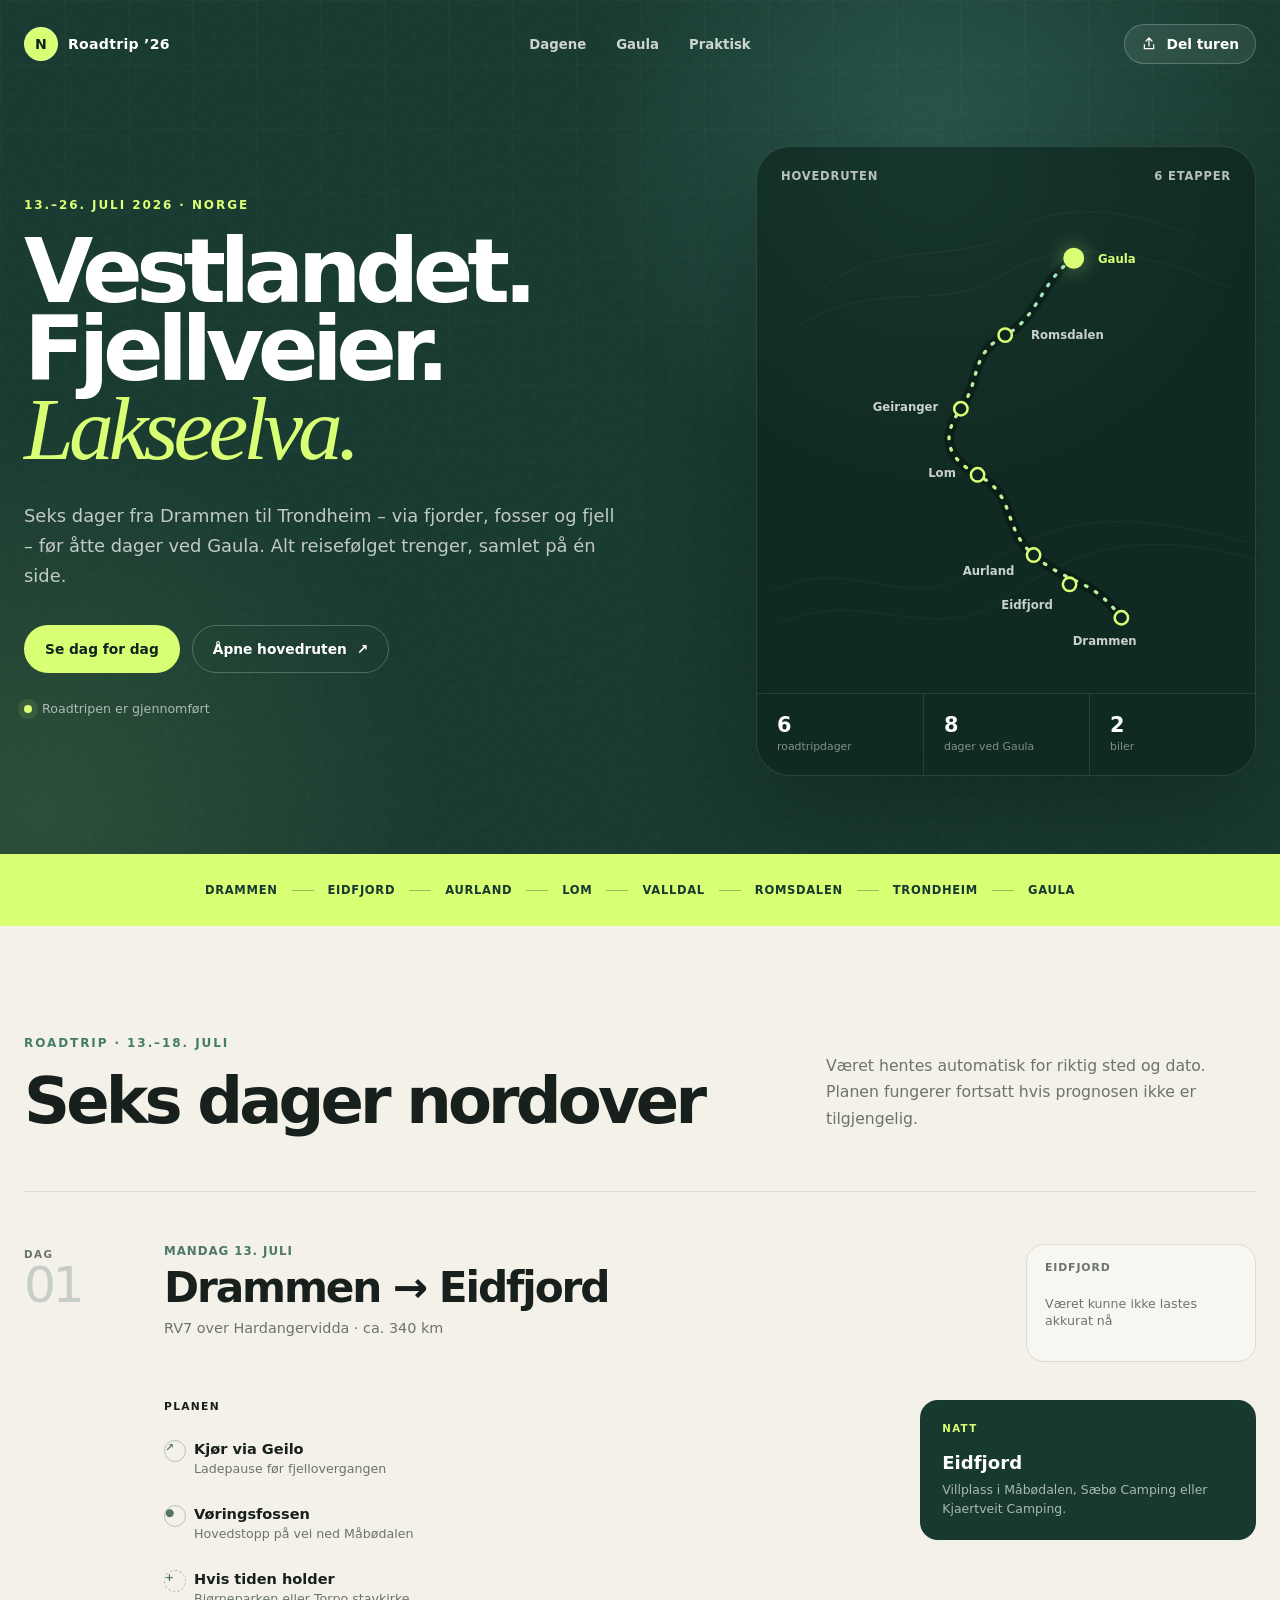
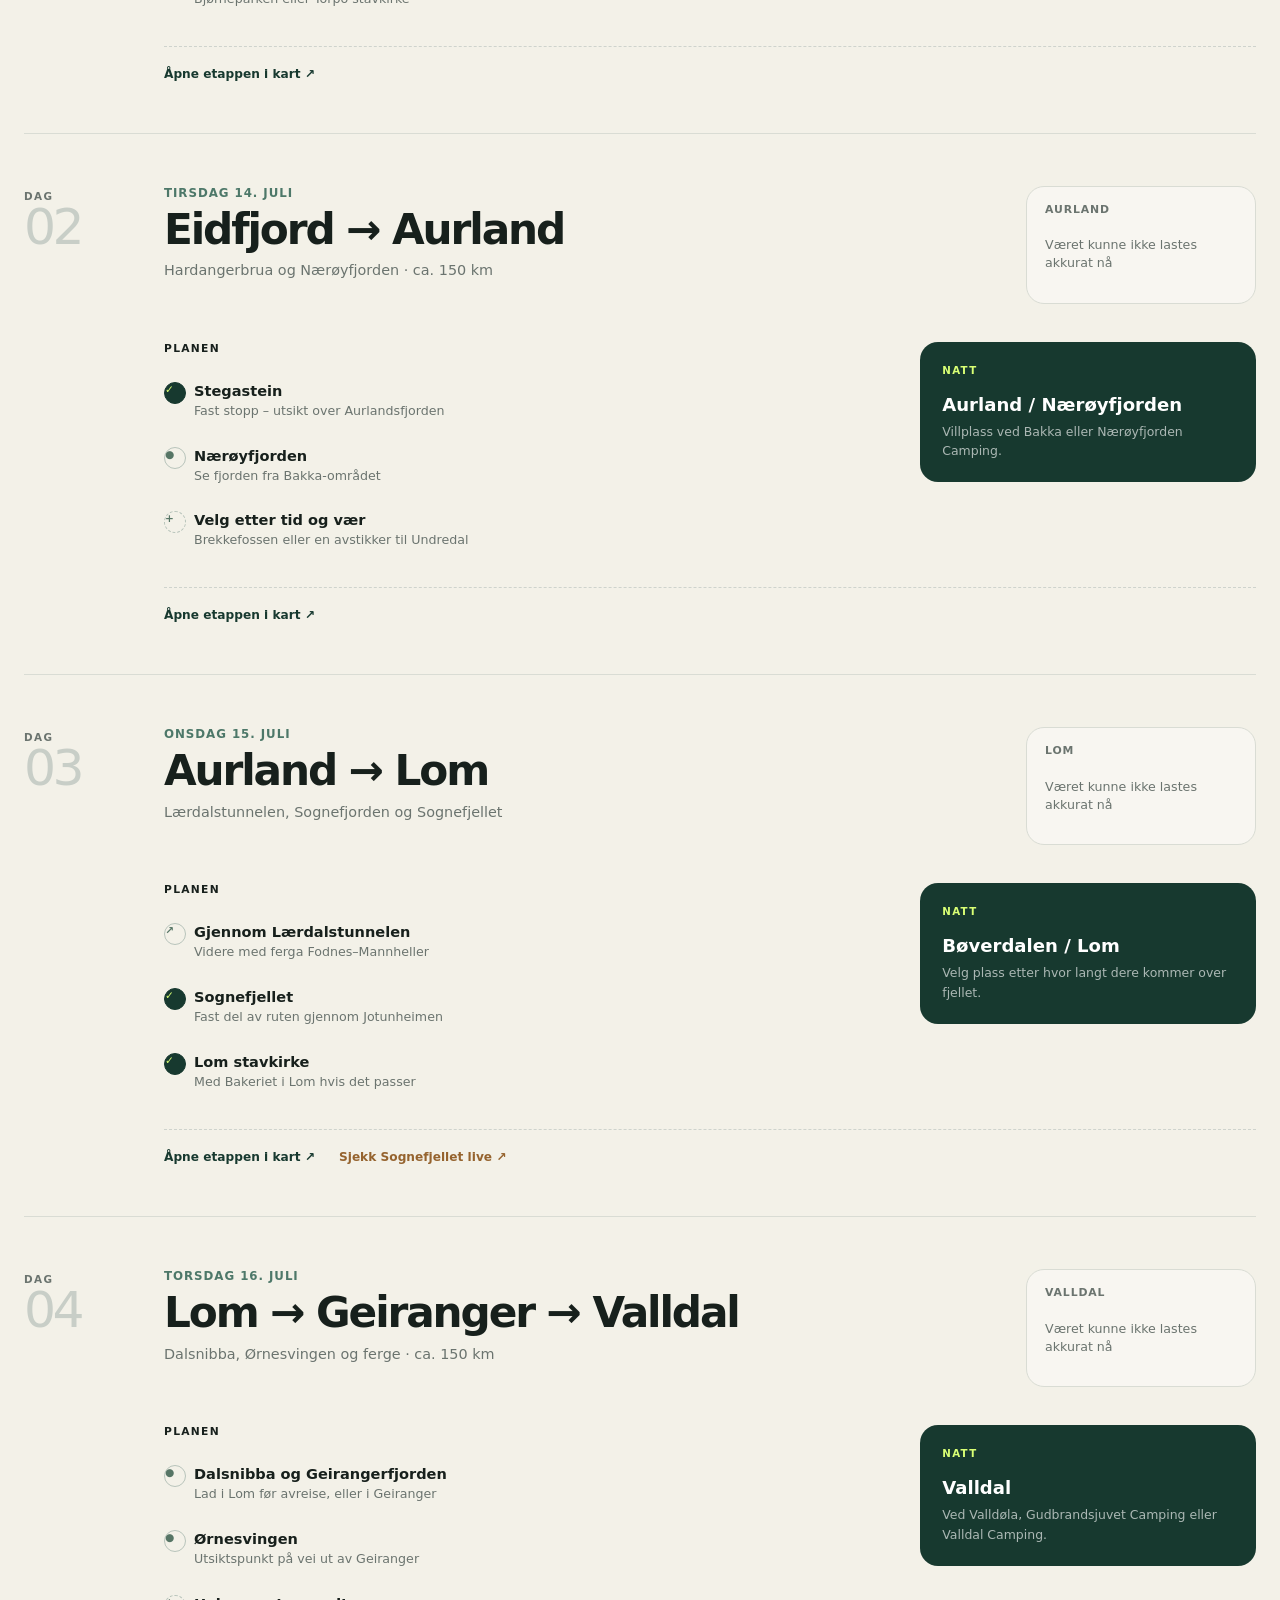
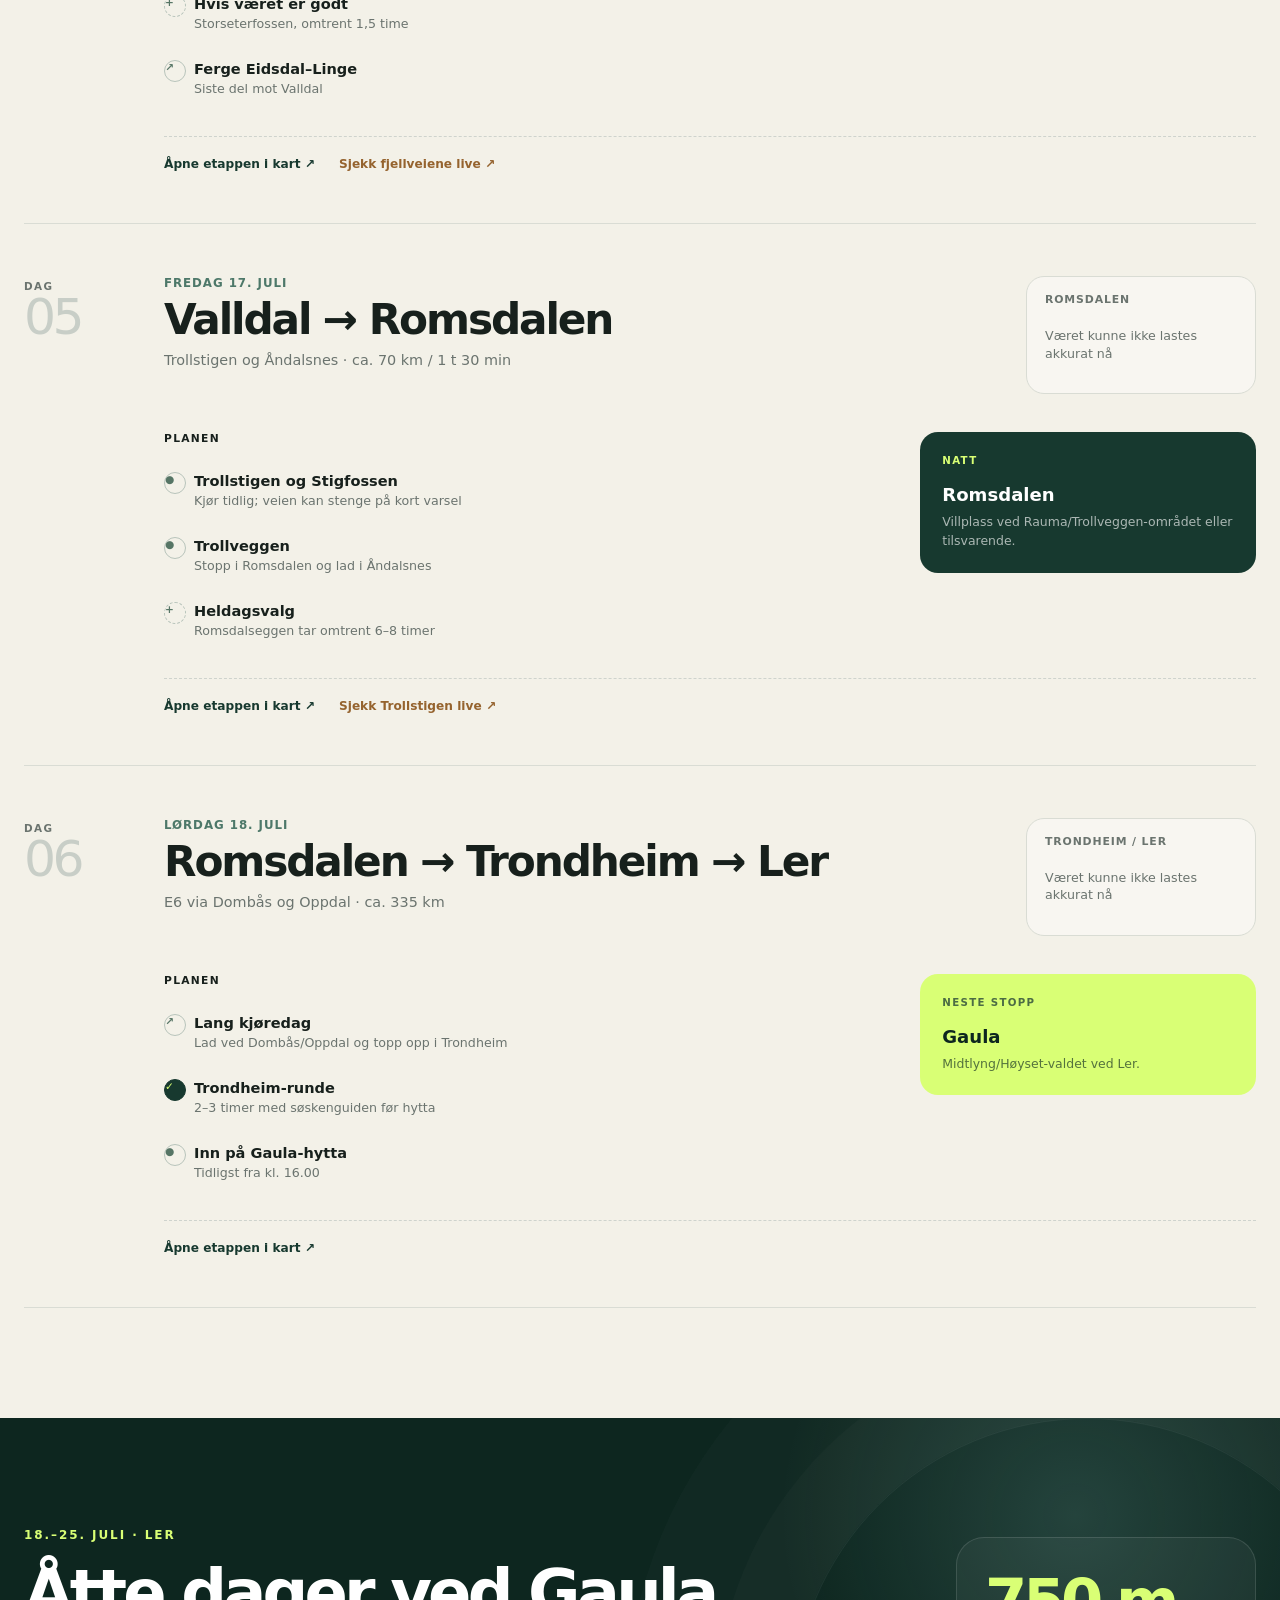
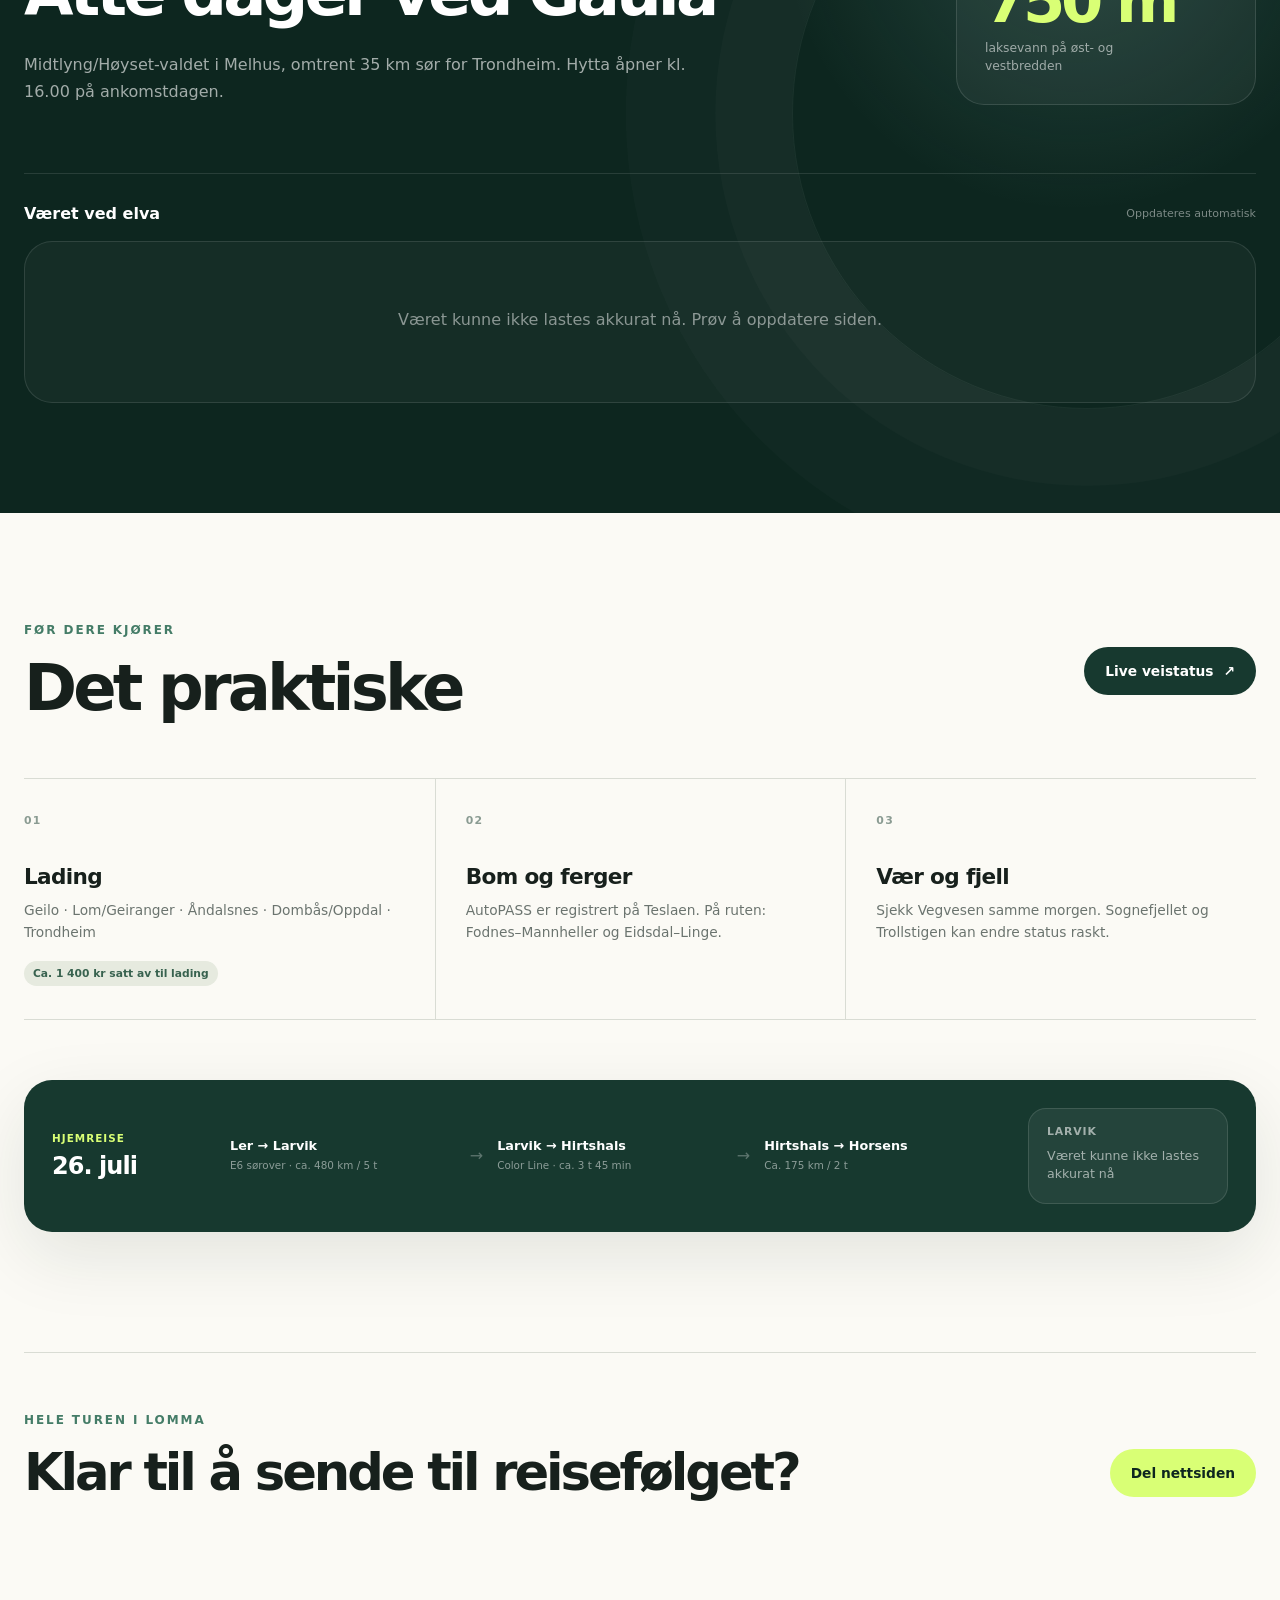
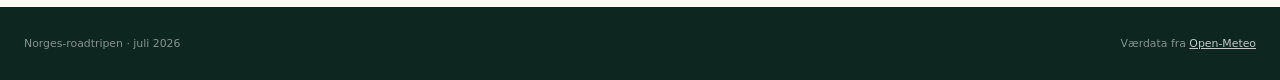
<file: roadtrip-index.html>
<!doctype html>
<html lang="no">
  <head>
    <meta charset="UTF-8" />
    <meta name="viewport" content="width=device-width, initial-scale=1.0" />
    <meta name="theme-color" content="#17392f" />
    <meta
      name="description"
      content="Den delbare reiseplanen for Norges-roadtripen 13.–26. juli 2026 – med dagsetapper, aktiviteter, overnatting og levende værprognoser."
    />
    <meta property="og:title" content="Norges-roadtripen 2026" />
    <meta
      property="og:description"
      content="Drammen → Vestlandet → Trondheim → Gaula. Hele turen på én side."
    />
    <meta property="og:type" content="website" />
    <title>Norges-roadtripen 2026</title>
    <style>
:root {
  --forest: #17392f;
  --forest-deep: #0d261f;
  --moss: #d9ff75;
  --fjord: #9edbd5;
  --cream: #f3f1e8;
  --paper: #fbfaf5;
  --ink: #17201c;
  --muted: #6b746f;
  --line: #d9dcd4;
  --white: #ffffff;
  --shadow: 0 24px 70px rgba(24, 40, 33, 0.1);
  --radius-lg: 28px;
  --radius-md: 18px;
  --radius-sm: 12px;
  --max-width: 1240px;
}

* {
  box-sizing: border-box;
}

html {
  scroll-behavior: smooth;
}

body {
  margin: 0;
  color: var(--ink);
  background: var(--cream);
  font-family: Inter, ui-sans-serif, system-ui, -apple-system, BlinkMacSystemFont, "Segoe UI", sans-serif;
  -webkit-font-smoothing: antialiased;
}

a {
  color: inherit;
}

button,
a {
  -webkit-tap-highlight-color: transparent;
}

button {
  font: inherit;
}

.skip-link {
  position: fixed;
  top: 8px;
  left: 8px;
  z-index: 100;
  padding: 10px 14px;
  border-radius: 8px;
  color: var(--forest-deep);
  background: var(--moss);
  transform: translateY(-160%);
  transition: transform 0.2s ease;
}

.skip-link:focus {
  transform: translateY(0);
}

.site-header {
  position: absolute;
  z-index: 10;
  top: 0;
  left: 50%;
  display: grid;
  grid-template-columns: 1fr auto 1fr;
  align-items: center;
  width: min(calc(100% - 48px), var(--max-width));
  height: 88px;
  color: var(--white);
  transform: translateX(-50%);
}

.brand {
  display: inline-flex;
  align-items: center;
  gap: 10px;
  width: max-content;
  color: inherit;
  font-size: 0.88rem;
  font-weight: 750;
  letter-spacing: 0.02em;
  text-decoration: none;
}

.brand-mark {
  display: grid;
  width: 34px;
  height: 34px;
  place-items: center;
  border: 1px solid rgba(255, 255, 255, 0.28);
  border-radius: 50%;
  color: var(--forest-deep);
  background: var(--moss);
  font-weight: 900;
}

.nav-links {
  display: flex;
  gap: 30px;
  font-size: 0.83rem;
  font-weight: 650;
}

.nav-links a {
  color: inherit;
  text-decoration: none;
  opacity: 0.78;
  transition: opacity 0.2s ease;
}

.nav-links a:hover,
.nav-links a:focus-visible {
  opacity: 1;
}

.share-button {
  justify-self: end;
}

.share-button svg {
  width: 16px;
  fill: none;
  stroke: currentColor;
  stroke-linecap: round;
  stroke-linejoin: round;
  stroke-width: 1.8;
}

.button {
  display: inline-flex;
  min-height: 48px;
  align-items: center;
  justify-content: center;
  gap: 10px;
  padding: 0 20px;
  border: 1px solid transparent;
  border-radius: 999px;
  cursor: pointer;
  font-size: 0.86rem;
  font-weight: 750;
  text-decoration: none;
  transition: transform 0.2s ease, background 0.2s ease, color 0.2s ease, border-color 0.2s ease;
}

.button:hover {
  transform: translateY(-2px);
}

.button:focus-visible,
a:focus-visible {
  outline: 3px solid var(--fjord);
  outline-offset: 3px;
}

.button-small {
  min-height: 40px;
  padding: 0 16px;
  border-color: rgba(255, 255, 255, 0.22);
  color: var(--white);
  background: rgba(255, 255, 255, 0.08);
  backdrop-filter: blur(12px);
}

.button-small:hover {
  background: rgba(255, 255, 255, 0.16);
}

.button-primary {
  color: var(--forest-deep);
  background: var(--moss);
}

.button-primary:hover {
  background: #e3ff96;
}

.button-ghost {
  border-color: rgba(255, 255, 255, 0.23);
  color: var(--white);
  background: transparent;
}

.button-ghost:hover {
  background: rgba(255, 255, 255, 0.09);
}

.button-dark {
  color: var(--white);
  background: var(--forest);
}

.hero {
  position: relative;
  display: grid;
  min-height: 780px;
  grid-template-columns: 1fr minmax(430px, 0.8fr);
  gap: 70px;
  overflow: hidden;
  padding: 146px max(24px, calc((100vw - var(--max-width)) / 2)) 78px;
  color: var(--white);
  background:
    radial-gradient(circle at 73% 18%, rgba(98, 186, 173, 0.22), transparent 30%),
    radial-gradient(circle at 3% 95%, rgba(211, 255, 117, 0.1), transparent 27%),
    var(--forest);
}

.hero::before {
  position: absolute;
  inset: 0;
  background-image:
    linear-gradient(rgba(255, 255, 255, 0.028) 1px, transparent 1px),
    linear-gradient(90deg, rgba(255, 255, 255, 0.028) 1px, transparent 1px);
  background-size: 64px 64px;
  content: "";
  mask-image: linear-gradient(to bottom, black, transparent 82%);
}

.hero-noise {
  position: absolute;
  inset: 0;
  opacity: 0.045;
  pointer-events: none;
  background-image: url("data:image/svg+xml,%3Csvg viewBox='0 0 180 180' xmlns='http://www.w3.org/2000/svg'%3E%3Cfilter id='n'%3E%3CfeTurbulence type='fractalNoise' baseFrequency='.8' numOctaves='4' stitchTiles='stitch'/%3E%3C/filter%3E%3Crect width='100%25' height='100%25' filter='url(%23n)' opacity='.8'/%3E%3C/svg%3E");
}

.hero-content,
.hero-route {
  position: relative;
  z-index: 1;
}

.hero-content {
  align-self: center;
  padding-bottom: 8px;
}

.eyebrow {
  margin: 0 0 20px;
  color: var(--moss);
  font-size: 0.75rem;
  font-weight: 850;
  letter-spacing: 0.16em;
  text-transform: uppercase;
}

.eyebrow.dark {
  color: #447c67;
}

.hero h1 {
  max-width: 700px;
  margin: 0;
  font-size: clamp(4rem, 7vw, 7.1rem);
  font-weight: 780;
  letter-spacing: -0.072em;
  line-height: 0.88;
}

.hero h1 em {
  color: var(--moss);
  font-family: Georgia, "Times New Roman", serif;
  font-weight: 400;
  letter-spacing: -0.055em;
}

.hero-intro {
  max-width: 600px;
  margin: 32px 0 0;
  color: rgba(255, 255, 255, 0.72);
  font-size: clamp(1rem, 1.4vw, 1.18rem);
  line-height: 1.68;
}

.hero-actions {
  display: flex;
  flex-wrap: wrap;
  gap: 12px;
  margin-top: 34px;
}

.trip-status {
  display: flex;
  align-items: center;
  gap: 10px;
  margin-top: 28px;
  color: rgba(255, 255, 255, 0.62);
  font-size: 0.79rem;
}

.status-dot {
  width: 8px;
  height: 8px;
  border-radius: 50%;
  background: var(--moss);
  box-shadow: 0 0 0 6px rgba(217, 255, 117, 0.1);
}

.hero-route {
  display: grid;
  align-items: center;
}

.map-card {
  position: relative;
  width: min(100%, 500px);
  justify-self: end;
  overflow: hidden;
  border: 1px solid rgba(255, 255, 255, 0.12);
  border-radius: 34px;
  background: rgba(8, 29, 23, 0.56);
  box-shadow: 0 40px 100px rgba(3, 19, 14, 0.36);
  backdrop-filter: blur(14px);
}

.map-card-top {
  display: flex;
  align-items: center;
  justify-content: space-between;
  padding: 22px 24px 0;
  color: rgba(255, 255, 255, 0.7);
  font-size: 0.72rem;
  font-weight: 750;
  letter-spacing: 0.07em;
  text-transform: uppercase;
}

.route-illustration {
  display: block;
  width: 100%;
  height: 510px;
}

.contours path {
  fill: none;
  stroke: rgba(255, 255, 255, 0.06);
  stroke-width: 1;
}

.route-shadow,
.route-path {
  fill: none;
  stroke-linecap: round;
  stroke-linejoin: round;
}

.route-shadow {
  stroke: rgba(0, 0, 0, 0.3);
  stroke-width: 12;
}

.route-path {
  stroke: url(#routeGradient);
  stroke-dasharray: 2 12;
  stroke-width: 4;
}

.route-stop circle {
  fill: var(--forest-deep);
  stroke: var(--moss);
  stroke-width: 3;
}

.route-stop text {
  fill: rgba(255, 255, 255, 0.78);
  font-size: 14px;
  font-weight: 700;
}

.route-stop-final circle {
  fill: var(--moss);
  filter: drop-shadow(0 0 12px rgba(217, 255, 117, 0.42));
}

.route-stop-final text {
  fill: var(--moss);
}

.route-summary {
  display: grid;
  grid-template-columns: repeat(3, 1fr);
  border-top: 1px solid rgba(255, 255, 255, 0.1);
}

.route-summary div {
  padding: 19px 20px 22px;
}

.route-summary div + div {
  border-left: 1px solid rgba(255, 255, 255, 0.1);
}

.route-summary strong,
.route-summary span {
  display: block;
}

.route-summary strong {
  color: var(--white);
  font-size: 1.3rem;
}

.route-summary span {
  margin-top: 3px;
  color: rgba(255, 255, 255, 0.48);
  font-size: 0.68rem;
}

.route-ribbon {
  display: flex;
  min-height: 72px;
  align-items: center;
  justify-content: center;
  gap: 14px;
  overflow: hidden;
  padding: 16px 24px;
  color: var(--forest);
  background: var(--moss);
  font-size: 0.72rem;
  font-weight: 800;
  letter-spacing: 0.06em;
  text-transform: uppercase;
  white-space: nowrap;
}

.route-ribbon i {
  width: 22px;
  height: 1px;
  background: rgba(23, 57, 47, 0.35);
}

.section {
  padding: 110px max(24px, calc((100vw - var(--max-width)) / 2));
}

.section-heading {
  display: grid;
  grid-template-columns: 1fr minmax(280px, 430px);
  gap: 60px;
  align-items: end;
  margin-bottom: 58px;
}

.section-heading h2,
.gaula h2,
.final-share h2 {
  margin: 0;
  font-size: clamp(2.7rem, 5vw, 5.2rem);
  font-weight: 760;
  letter-spacing: -0.06em;
  line-height: 0.98;
}

.section-heading > p {
  margin: 0;
  color: var(--muted);
  font-size: 0.98rem;
  line-height: 1.7;
}

.day-list {
  border-top: 1px solid var(--line);
}

.day-card {
  display: grid;
  grid-template-columns: 104px 1fr;
  gap: 36px;
  padding: 52px 0;
  border-bottom: 1px solid var(--line);
}

.day-index {
  display: flex;
  flex-direction: column;
  align-items: flex-start;
  padding-top: 4px;
}

.day-index span {
  color: var(--muted);
  font-size: 0.65rem;
  font-weight: 800;
  letter-spacing: 0.14em;
  text-transform: uppercase;
}

.day-index strong {
  color: #c8cec7;
  font-size: 3.15rem;
  font-weight: 520;
  letter-spacing: -0.07em;
  line-height: 1;
}

.day-heading {
  display: grid;
  grid-template-columns: 1fr 230px;
  gap: 32px;
  align-items: start;
}

.day-date {
  margin: 0 0 8px;
  color: #4d7869;
  font-size: 0.74rem;
  font-weight: 800;
  letter-spacing: 0.08em;
  text-transform: uppercase;
}

.day-heading h3 {
  margin: 0;
  font-size: clamp(1.8rem, 3.3vw, 3.15rem);
  font-weight: 730;
  letter-spacing: -0.05em;
  line-height: 1.05;
}

.day-route {
  margin: 10px 0 0;
  color: var(--muted);
  font-size: 0.9rem;
}

.weather-card {
  display: grid;
  min-height: 118px;
  grid-template-columns: 1fr auto;
  grid-template-rows: auto 1fr;
  gap: 6px 14px;
  padding: 16px 18px;
  border: 1px solid var(--line);
  border-radius: var(--radius-md);
  background: rgba(255, 255, 255, 0.36);
}

.weather-place {
  grid-column: 1 / -1;
  color: var(--muted);
  font-size: 0.68rem;
  font-weight: 800;
  letter-spacing: 0.08em;
  text-transform: uppercase;
}

.weather-loading,
.weather-unavailable {
  grid-column: 1 / -1;
  align-self: center;
  color: var(--muted);
  font-size: 0.79rem;
  line-height: 1.4;
}

.weather-main {
  align-self: end;
}

.weather-temp {
  display: block;
  font-size: 1.45rem;
  font-weight: 800;
  letter-spacing: -0.04em;
}

.weather-condition {
  display: block;
  margin-top: 2px;
  color: var(--muted);
  font-size: 0.7rem;
}

.weather-side {
  display: grid;
  align-content: end;
  justify-items: end;
  color: var(--muted);
  font-size: 0.68rem;
}

.weather-symbol {
  margin-bottom: 3px;
  font-size: 1.6rem;
  line-height: 1;
}

.day-details {
  display: grid;
  grid-template-columns: minmax(360px, 1.6fr) minmax(230px, 0.75fr);
  gap: 40px;
  margin-top: 38px;
}

.day-details h4 {
  margin: 0 0 16px;
  font-size: 0.67rem;
  font-weight: 850;
  letter-spacing: 0.12em;
  text-transform: uppercase;
}

.activity-list {
  display: grid;
  gap: 4px;
  margin: 0;
  padding: 0;
  list-style: none;
}

.activity-list li {
  display: grid;
  grid-template-columns: 30px 1fr;
  align-items: start;
  padding: 11px 0;
}

.activity-icon {
  display: grid;
  width: 22px;
  height: 22px;
  place-items: center;
  border: 1px solid #b8c4bb;
  border-radius: 50%;
  color: #567565;
  font-size: 0.66rem;
  font-weight: 900;
}

.planned .activity-icon {
  border-color: var(--forest);
  color: var(--moss);
  background: var(--forest);
}

.optional .activity-icon {
  border-style: dashed;
}

.activity-list strong,
.activity-list span {
  display: block;
}

.activity-list strong {
  font-size: 0.91rem;
}

.activity-list div > span {
  margin-top: 3px;
  color: var(--muted);
  font-size: 0.79rem;
  line-height: 1.5;
}

.overnight {
  align-self: start;
  padding: 22px;
  border-radius: var(--radius-md);
  color: var(--white);
  background: var(--forest);
}

.overnight.highlight {
  color: var(--forest-deep);
  background: var(--moss);
}

.mini-label {
  display: block;
  margin-bottom: 18px;
  color: var(--moss);
  font-size: 0.64rem;
  font-weight: 850;
  letter-spacing: 0.13em;
  text-transform: uppercase;
}

.overnight.highlight .mini-label {
  color: #4c6c44;
}

.overnight strong {
  font-size: 1.13rem;
}

.overnight p {
  margin: 7px 0 0;
  color: rgba(255, 255, 255, 0.64);
  font-size: 0.78rem;
  line-height: 1.55;
}

.overnight.highlight p {
  color: rgba(13, 38, 31, 0.65);
}

.day-links {
  display: flex;
  flex-wrap: wrap;
  gap: 24px;
  margin-top: 26px;
  padding-top: 20px;
  border-top: 1px dashed #ced3cd;
}

.day-links a {
  color: var(--forest);
  font-size: 0.76rem;
  font-weight: 800;
  text-decoration: none;
}

.day-links a:hover {
  text-decoration: underline;
  text-underline-offset: 4px;
}

.day-links .traffic-link {
  color: #95632e;
}

.gaula {
  position: relative;
  overflow: hidden;
  color: var(--white);
  background:
    radial-gradient(circle at 84% 14%, rgba(158, 219, 213, 0.16), transparent 24%),
    var(--forest-deep);
}

.gaula::after {
  position: absolute;
  top: 0;
  right: -8vw;
  width: 46vw;
  height: 46vw;
  border: 1px solid rgba(255, 255, 255, 0.06);
  border-radius: 50%;
  content: "";
  box-shadow: 0 0 0 6vw rgba(255, 255, 255, 0.018), 0 0 0 13vw rgba(255, 255, 255, 0.014);
}

.gaula-intro,
.fishing-weather {
  position: relative;
  z-index: 1;
}

.gaula-intro {
  display: grid;
  grid-template-columns: 1fr 300px;
  gap: 80px;
  align-items: end;
}

.gaula h2 {
  max-width: 760px;
}

.gaula-copy {
  max-width: 680px;
  margin: 26px 0 0;
  color: rgba(255, 255, 255, 0.62);
  font-size: 1rem;
  line-height: 1.7;
}

.gaula-stat {
  padding: 28px;
  border: 1px solid rgba(255, 255, 255, 0.12);
  border-radius: var(--radius-lg);
  background: rgba(255, 255, 255, 0.045);
}

.gaula-stat strong,
.gaula-stat span {
  display: block;
}

.gaula-stat strong {
  color: var(--moss);
  font-size: 3.8rem;
  font-weight: 720;
  letter-spacing: -0.07em;
}

.gaula-stat span {
  max-width: 180px;
  margin-top: 4px;
  color: rgba(255, 255, 255, 0.57);
  font-size: 0.77rem;
  line-height: 1.45;
}

.fishing-weather {
  margin-top: 68px;
  padding-top: 30px;
  border-top: 1px solid rgba(255, 255, 255, 0.11);
}

.weather-strip-heading {
  display: flex;
  align-items: center;
  justify-content: space-between;
  margin-bottom: 18px;
}

.weather-strip-heading h3 {
  margin: 0;
  font-size: 1rem;
}

.weather-strip-heading span {
  color: rgba(255, 255, 255, 0.46);
  font-size: 0.69rem;
}

.weather-strip {
  display: grid;
  grid-template-columns: repeat(8, minmax(105px, 1fr));
  overflow-x: auto;
  border: 1px solid rgba(255, 255, 255, 0.11);
  border-radius: var(--radius-lg);
  background: rgba(255, 255, 255, 0.035);
  scrollbar-width: thin;
}

.weather-strip-loading {
  grid-column: 1 / -1;
  min-height: 160px;
  padding: 68px 24px;
  color: rgba(255, 255, 255, 0.5);
  text-align: center;
}

.strip-day {
  min-width: 105px;
  padding: 22px 16px;
}

.strip-day + .strip-day {
  border-left: 1px solid rgba(255, 255, 255, 0.09);
}

.strip-date,
.strip-temp,
.strip-meta {
  display: block;
}

.strip-date {
  color: rgba(255, 255, 255, 0.58);
  font-size: 0.66rem;
  font-weight: 800;
  letter-spacing: 0.07em;
  text-transform: uppercase;
}

.strip-icon {
  display: block;
  margin: 20px 0;
  font-size: 1.7rem;
}

.strip-temp {
  font-size: 1rem;
  font-weight: 800;
}

.strip-meta {
  margin-top: 5px;
  color: rgba(255, 255, 255, 0.46);
  font-size: 0.65rem;
}

.strip-day.unavailable {
  display: grid;
  min-height: 160px;
  align-content: space-between;
}

.strip-day.unavailable p {
  margin: 0;
  color: rgba(255, 255, 255, 0.42);
  font-size: 0.68rem;
  line-height: 1.4;
}

.practical {
  background: var(--paper);
}

.practical-heading {
  align-items: center;
}

.practical-heading .button {
  justify-self: end;
}

.practical-grid {
  display: grid;
  grid-template-columns: repeat(3, 1fr);
  border-top: 1px solid var(--line);
  border-bottom: 1px solid var(--line);
}

.practical-grid article {
  min-height: 240px;
  padding: 30px 30px 32px 0;
}

.practical-grid article + article {
  padding-left: 30px;
  border-left: 1px solid var(--line);
}

.practical-number {
  color: #8a9b92;
  font-size: 0.68rem;
  font-weight: 800;
  letter-spacing: 0.12em;
}

.practical-grid h3 {
  margin: 36px 0 10px;
  font-size: 1.35rem;
  letter-spacing: -0.03em;
}

.practical-grid p {
  margin: 0;
  color: var(--muted);
  font-size: 0.86rem;
  line-height: 1.6;
}

.note {
  display: inline-block;
  margin-top: 18px;
  padding: 6px 9px;
  border-radius: 999px;
  color: #38624f;
  background: #e6eadf;
  font-size: 0.67rem;
  font-weight: 750;
}

.return-card {
  display: grid;
  grid-template-columns: 140px 1fr 200px;
  gap: 38px;
  align-items: center;
  margin-top: 60px;
  padding: 28px;
  border-radius: var(--radius-lg);
  color: var(--white);
  background: var(--forest);
  box-shadow: var(--shadow);
}

.return-date span,
.return-date strong {
  display: block;
}

.return-date span {
  margin-bottom: 8px;
  color: var(--moss);
  font-size: 0.65rem;
  font-weight: 800;
  letter-spacing: 0.1em;
  text-transform: uppercase;
}

.return-date strong {
  font-size: 1.5rem;
  letter-spacing: -0.04em;
}

.return-route {
  display: grid;
  grid-template-columns: 1fr auto 1fr auto 1fr;
  gap: 14px;
  align-items: center;
}

.return-route strong,
.return-route span {
  display: block;
}

.return-route strong {
  font-size: 0.8rem;
}

.return-route span {
  margin-top: 5px;
  color: rgba(255, 255, 255, 0.5);
  font-size: 0.65rem;
  line-height: 1.45;
}

.return-route i {
  color: rgba(255, 255, 255, 0.3);
  font-style: normal;
}

.return-weather {
  min-height: 96px;
  border-color: rgba(255, 255, 255, 0.12);
  background: rgba(255, 255, 255, 0.06);
}

.return-weather .weather-place,
.return-weather .weather-condition,
.return-weather .weather-side,
.return-weather .weather-loading,
.return-weather .weather-unavailable {
  color: rgba(255, 255, 255, 0.58);
}

.final-share {
  display: flex;
  align-items: end;
  justify-content: space-between;
  gap: 30px;
  margin-top: 120px;
  padding-top: 60px;
  border-top: 1px solid var(--line);
}

.final-share h2 {
  max-width: 800px;
  font-size: clamp(2.3rem, 4vw, 4.2rem);
}

.share-button-large {
  flex: 0 0 auto;
}

footer {
  display: flex;
  align-items: center;
  justify-content: space-between;
  gap: 20px;
  padding: 30px max(24px, calc((100vw - var(--max-width)) / 2));
  color: rgba(255, 255, 255, 0.5);
  background: var(--forest-deep);
  font-size: 0.68rem;
}

footer a {
  color: rgba(255, 255, 255, 0.75);
}

.toast {
  position: fixed;
  z-index: 50;
  right: 22px;
  bottom: 22px;
  padding: 13px 17px;
  border-radius: 999px;
  color: var(--forest-deep);
  background: var(--moss);
  box-shadow: var(--shadow);
  font-size: 0.78rem;
  font-weight: 800;
  opacity: 0;
  pointer-events: none;
  transform: translateY(12px);
  transition: opacity 0.2s ease, transform 0.2s ease;
}

.toast.visible {
  opacity: 1;
  transform: translateY(0);
}

@media (max-width: 1050px) {
  .hero {
    min-height: auto;
    grid-template-columns: 1fr 390px;
    gap: 36px;
  }

  .hero h1 {
    font-size: clamp(3.7rem, 7.5vw, 5.8rem);
  }

  .route-illustration {
    height: 470px;
  }

  .day-details {
    grid-template-columns: 1.3fr 0.8fr;
  }

  .return-card {
    grid-template-columns: 120px 1fr;
  }

  .return-weather {
    grid-column: 1 / -1;
  }
}

@media (max-width: 820px) {
  .site-header {
    grid-template-columns: 1fr auto;
    width: min(calc(100% - 36px), var(--max-width));
  }

  .nav-links {
    display: none;
  }

  .hero {
    grid-template-columns: 1fr;
    padding-top: 128px;
  }

  .hero-content {
    padding-bottom: 0;
  }

  .hero-route {
    margin-top: 14px;
  }

  .map-card {
    width: 100%;
    justify-self: stretch;
  }

  .route-illustration {
    height: min(510px, 118vw);
  }

  .section {
    padding-top: 84px;
    padding-bottom: 84px;
  }

  .section-heading,
  .gaula-intro {
    grid-template-columns: 1fr;
    gap: 28px;
  }

  .section-heading > p {
    max-width: 580px;
  }

  .day-card {
    grid-template-columns: 70px 1fr;
    gap: 20px;
  }

  .day-heading,
  .day-details {
    grid-template-columns: 1fr;
  }

  .weather-card {
    max-width: 320px;
  }

  .gaula-stat {
    max-width: 300px;
  }

  .weather-strip {
    grid-template-columns: repeat(8, 120px);
  }

  .practical-grid {
    grid-template-columns: 1fr;
  }

  .practical-grid article {
    min-height: 0;
    padding: 28px 0;
  }

  .practical-grid article + article {
    padding-left: 0;
    border-top: 1px solid var(--line);
    border-left: 0;
  }

  .practical-grid h3 {
    margin-top: 18px;
  }

  .return-card {
    grid-template-columns: 1fr;
  }

  .return-weather {
    grid-column: auto;
  }

  .final-share {
    align-items: start;
    flex-direction: column;
    margin-top: 80px;
  }
}

@media (max-width: 560px) {
  .site-header {
    height: 76px;
  }

  .brand span:last-child {
    display: none;
  }

  .button-small span {
    display: none;
  }

  .button-small {
    width: 40px;
    padding: 0;
  }

  .hero {
    padding: 112px 18px 52px;
  }

  .hero h1 {
    font-size: clamp(3.35rem, 17vw, 5rem);
  }

  .hero-intro {
    margin-top: 24px;
    font-size: 0.94rem;
  }

  .hero-actions {
    align-items: stretch;
    flex-direction: column;
  }

  .hero-actions .button {
    width: 100%;
  }

  .map-card {
    border-radius: 24px;
  }

  .route-summary div {
    padding: 15px 12px 18px;
  }

  .route-summary span {
    font-size: 0.6rem;
  }

  .route-ribbon {
    justify-content: flex-start;
  }

  .section {
    padding-right: 18px;
    padding-left: 18px;
  }

  .section-heading {
    margin-bottom: 40px;
  }

  .section-heading h2,
  .gaula h2 {
    font-size: 2.65rem;
  }

  .day-card {
    grid-template-columns: 1fr;
    gap: 12px;
    padding: 42px 0;
  }

  .day-index {
    flex-direction: row;
    gap: 5px;
    align-items: baseline;
  }

  .day-index strong {
    font-size: 1rem;
    color: #738079;
  }

  .day-heading h3 {
    font-size: 2rem;
  }

  .day-details {
    gap: 24px;
  }

  .weather-card {
    width: 100%;
    max-width: none;
  }

  .gaula-stat strong {
    font-size: 3.2rem;
  }

  .weather-strip-heading {
    align-items: flex-start;
    flex-direction: column;
    gap: 6px;
  }

  .practical-heading .button {
    justify-self: start;
  }

  .return-route {
    grid-template-columns: 1fr;
  }

  .return-route i {
    transform: rotate(90deg);
  }

  footer {
    align-items: flex-start;
    flex-direction: column;
  }
}

@media (prefers-reduced-motion: reduce) {
  html {
    scroll-behavior: auto;
  }

  *,
  *::before,
  *::after {
    transition-duration: 0.01ms !important;
    animation-duration: 0.01ms !important;
    animation-iteration-count: 1 !important;
  }
}

</style>
  </head>

  <body>
    <a class="skip-link" href="#reiseplan">Hopp til reiseplanen</a>

    <header class="site-header">
      <a class="brand" href="#top" aria-label="Til toppen">
        <span class="brand-mark">N</span>
        <span>Roadtrip ’26</span>
      </a>

      <nav class="nav-links" aria-label="Hovedmeny">
        <a href="#reiseplan">Dagene</a>
        <a href="#gaula">Gaula</a>
        <a href="#praktisk">Praktisk</a>
      </nav>

      <button class="share-button button button-small" type="button" data-share>
        <svg aria-hidden="true" viewBox="0 0 24 24">
          <path d="M12 3v12m0-12 4.5 4.5M12 3 7.5 7.5M5 13v6h14v-6" />
        </svg>
        <span>Del turen</span>
      </button>
    </header>

    <main id="top">
      <section class="hero" aria-labelledby="hero-title">
        <div class="hero-noise" aria-hidden="true"></div>

        <div class="hero-content">
          <p class="eyebrow">13.–26. juli 2026 · Norge</p>
          <h1 id="hero-title">Vestlandet.<br />Fjellveier.<br /><em>Lakseelva.</em></h1>
          <p class="hero-intro">
            Seks dager fra Drammen til Trondheim – via fjorder, fosser og fjell – før åtte dager ved Gaula.
            Alt reisefølget trenger, samlet på én side.
          </p>

          <div class="hero-actions">
            <a class="button button-primary" href="#reiseplan">Se dag for dag</a>
            <a
              class="button button-ghost"
              href="https://www.google.com/maps/dir/Drammen/Eidfjord/Aurland/Lom/Geiranger/Valldal/%C3%85ndalsnes/Trondheim/Ler"
              target="_blank"
              rel="noreferrer"
            >
              Åpne hovedruten
              <span aria-hidden="true">↗</span>
            </a>
          </div>

          <div class="trip-status" aria-live="polite">
            <span class="status-dot" aria-hidden="true"></span>
            <span data-countdown>Laster nedtelling …</span>
          </div>
        </div>

        <div class="hero-route" aria-label="Ruten fra Drammen til Gaula">
          <div class="map-card">
            <div class="map-card-top">
              <span>Hovedruten</span>
              <span>6 etapper</span>
            </div>

            <svg class="route-illustration" viewBox="0 0 500 610" role="img" aria-label="Stilisert rute gjennom Sør-Norge">
              <defs>
                <linearGradient id="routeGradient" x1="0" y1="1" x2="1" y2="0">
                  <stop offset="0" stop-color="#d9ff75" />
                  <stop offset="1" stop-color="#8ddbd6" />
                </linearGradient>
              </defs>
              <g class="contours" aria-hidden="true">
                <path d="M-30 488C68 442 129 519 214 464s145-83 329-33" />
                <path d="M-21 527c99-46 181 29 265-28s154-89 306-49" />
                <path d="M18 135c90-76 172-33 239-76s162-25 230 14" />
                <path d="M-8 177c108-70 177-17 254-67s171-26 273 15" />
              </g>
              <path class="route-shadow" d="M388 520C350 470 326 482 283 445c-39-34-19-70-67-96-36-20-45-44-20-79 25-36 10-65 53-88 39-20 42-64 82-92" />
              <path class="route-path" d="M388 520C350 470 326 482 283 445c-39-34-19-70-67-96-36-20-45-44-20-79 25-36 10-65 53-88 39-20 42-64 82-92" />
              <g class="route-stop">
                <circle cx="388" cy="520" r="8" />
                <text x="368" y="553" text-anchor="middle">Drammen</text>
              </g>
              <g class="route-stop">
                <circle cx="326" cy="480" r="8" />
                <text x="306" y="510" text-anchor="end">Eidfjord</text>
              </g>
              <g class="route-stop">
                <circle cx="283" cy="445" r="8" />
                <text x="260" y="469" text-anchor="end">Aurland</text>
              </g>
              <g class="route-stop">
                <circle cx="216" cy="349" r="8" />
                <text x="190" y="352" text-anchor="end">Lom</text>
              </g>
              <g class="route-stop">
                <circle cx="196" cy="270" r="8" />
                <text x="169" y="273" text-anchor="end">Geiranger</text>
              </g>
              <g class="route-stop">
                <circle cx="249" cy="182" r="8" />
                <text x="280" y="187">Romsdalen</text>
              </g>
              <g class="route-stop route-stop-final">
                <circle cx="331" cy="90" r="11" />
                <text x="360" y="96">Gaula</text>
              </g>
            </svg>

            <div class="route-summary">
              <div><strong>6</strong><span>roadtripdager</span></div>
              <div><strong>8</strong><span>dager ved Gaula</span></div>
              <div><strong>2</strong><span>biler</span></div>
            </div>
          </div>
        </div>
      </section>

      <section class="route-ribbon" aria-label="Stopp på turen">
        <span>Drammen</span><i></i><span>Eidfjord</span><i></i><span>Aurland</span><i></i><span>Lom</span><i></i><span>Valldal</span><i></i><span>Romsdalen</span><i></i><span>Trondheim</span><i></i><span>Gaula</span>
      </section>

      <section class="itinerary section" id="reiseplan" aria-labelledby="itinerary-title">
        <div class="section-heading">
          <div>
            <p class="eyebrow dark">Roadtrip · 13.–18. juli</p>
            <h2 id="itinerary-title">Seks dager nordover</h2>
          </div>
          <p>
            Været hentes automatisk for riktig sted og dato. Planen fungerer fortsatt hvis prognosen ikke er tilgjengelig.
          </p>
        </div>

        <div class="day-list">
          <article class="day-card" id="dag-1">
            <div class="day-index"><span>Dag</span><strong>01</strong></div>
            <div class="day-main">
              <div class="day-heading">
                <div>
                  <p class="day-date">Mandag 13. juli</p>
                  <h3>Drammen → Eidfjord</h3>
                  <p class="day-route">RV7 over Hardangervidda · ca. 340 km</p>
                </div>
                <div class="weather-card" data-weather="eidfjord" data-date="2026-07-13">
                  <span class="weather-place">Eidfjord</span>
                  <span class="weather-loading">Henter vær …</span>
                </div>
              </div>

              <div class="day-details">
                <div>
                  <h4>Planen</h4>
                  <ul class="activity-list">
                    <li><span class="activity-icon">↗</span><div><strong>Kjør via Geilo</strong><span>Ladepause før fjellovergangen</span></div></li>
                    <li><span class="activity-icon">●</span><div><strong>Vøringsfossen</strong><span>Hovedstopp på vei ned Måbødalen</span></div></li>
                    <li class="optional"><span class="activity-icon">+</span><div><strong>Hvis tiden holder</strong><span>Bjørneparken eller Torpo stavkirke</span></div></li>
                  </ul>
                </div>
                <div class="overnight">
                  <span class="mini-label">Natt</span>
                  <strong>Eidfjord</strong>
                  <p>Villplass i Måbødalen, Sæbø Camping eller Kjaertveit Camping.</p>
                </div>
              </div>

              <div class="day-links">
                <a href="https://www.google.com/maps/dir/?api=1&origin=Drammen&destination=Eidfjord&waypoints=Geilo%7CV%C3%B8ringsfossen&travelmode=driving" target="_blank" rel="noreferrer">Åpne etappen i kart <span>↗</span></a>
              </div>
            </div>
          </article>

          <article class="day-card" id="dag-2">
            <div class="day-index"><span>Dag</span><strong>02</strong></div>
            <div class="day-main">
              <div class="day-heading">
                <div>
                  <p class="day-date">Tirsdag 14. juli</p>
                  <h3>Eidfjord → Aurland</h3>
                  <p class="day-route">Hardangerbrua og Nærøyfjorden · ca. 150 km</p>
                </div>
                <div class="weather-card" data-weather="aurland" data-date="2026-07-14">
                  <span class="weather-place">Aurland</span>
                  <span class="weather-loading">Henter vær …</span>
                </div>
              </div>

              <div class="day-details">
                <div>
                  <h4>Planen</h4>
                  <ul class="activity-list">
                    <li class="planned"><span class="activity-icon">✓</span><div><strong>Stegastein</strong><span>Fast stopp – utsikt over Aurlandsfjorden</span></div></li>
                    <li><span class="activity-icon">●</span><div><strong>Nærøyfjorden</strong><span>Se fjorden fra Bakka-området</span></div></li>
                    <li class="optional"><span class="activity-icon">+</span><div><strong>Velg etter tid og vær</strong><span>Brekkefossen eller en avstikker til Undredal</span></div></li>
                  </ul>
                </div>
                <div class="overnight">
                  <span class="mini-label">Natt</span>
                  <strong>Aurland / Nærøyfjorden</strong>
                  <p>Villplass ved Bakka eller Nærøyfjorden Camping.</p>
                </div>
              </div>

              <div class="day-links">
                <a href="https://www.google.com/maps/dir/?api=1&origin=Eidfjord&destination=Aurland&waypoints=Stegastein%20viewpoint&travelmode=driving" target="_blank" rel="noreferrer">Åpne etappen i kart <span>↗</span></a>
              </div>
            </div>
          </article>

          <article class="day-card" id="dag-3">
            <div class="day-index"><span>Dag</span><strong>03</strong></div>
            <div class="day-main">
              <div class="day-heading">
                <div>
                  <p class="day-date">Onsdag 15. juli</p>
                  <h3>Aurland → Lom</h3>
                  <p class="day-route">Lærdalstunnelen, Sognefjorden og Sognefjellet</p>
                </div>
                <div class="weather-card" data-weather="lom" data-date="2026-07-15">
                  <span class="weather-place">Lom</span>
                  <span class="weather-loading">Henter vær …</span>
                </div>
              </div>

              <div class="day-details">
                <div>
                  <h4>Planen</h4>
                  <ul class="activity-list">
                    <li><span class="activity-icon">↗</span><div><strong>Gjennom Lærdalstunnelen</strong><span>Videre med ferga Fodnes–Mannheller</span></div></li>
                    <li class="planned"><span class="activity-icon">✓</span><div><strong>Sognefjellet</strong><span>Fast del av ruten gjennom Jotunheimen</span></div></li>
                    <li class="planned"><span class="activity-icon">✓</span><div><strong>Lom stavkirke</strong><span>Med Bakeriet i Lom hvis det passer</span></div></li>
                  </ul>
                </div>
                <div class="overnight">
                  <span class="mini-label">Natt</span>
                  <strong>Bøverdalen / Lom</strong>
                  <p>Velg plass etter hvor langt dere kommer over fjellet.</p>
                </div>
              </div>

              <div class="day-links">
                <a href="https://www.google.com/maps/dir/?api=1&origin=Aurland&destination=Lom&waypoints=L%C3%A6rdal%7CFodnes%7CTurtagr%C3%B8&travelmode=driving" target="_blank" rel="noreferrer">Åpne etappen i kart <span>↗</span></a>
                <a class="traffic-link" href="https://www.vegvesen.no/trafikk/hvaskjer?layers=fo" target="_blank" rel="noreferrer">Sjekk Sognefjellet live <span>↗</span></a>
              </div>
            </div>
          </article>

          <article class="day-card" id="dag-4">
            <div class="day-index"><span>Dag</span><strong>04</strong></div>
            <div class="day-main">
              <div class="day-heading">
                <div>
                  <p class="day-date">Torsdag 16. juli</p>
                  <h3>Lom → Geiranger → Valldal</h3>
                  <p class="day-route">Dalsnibba, Ørnesvingen og ferge · ca. 150 km</p>
                </div>
                <div class="weather-card" data-weather="valldal" data-date="2026-07-16">
                  <span class="weather-place">Valldal</span>
                  <span class="weather-loading">Henter vær …</span>
                </div>
              </div>

              <div class="day-details">
                <div>
                  <h4>Planen</h4>
                  <ul class="activity-list">
                    <li><span class="activity-icon">●</span><div><strong>Dalsnibba og Geirangerfjorden</strong><span>Lad i Lom før avreise, eller i Geiranger</span></div></li>
                    <li><span class="activity-icon">●</span><div><strong>Ørnesvingen</strong><span>Utsiktspunkt på vei ut av Geiranger</span></div></li>
                    <li class="optional"><span class="activity-icon">+</span><div><strong>Hvis været er godt</strong><span>Storseterfossen, omtrent 1,5 time</span></div></li>
                    <li><span class="activity-icon">↗</span><div><strong>Ferge Eidsdal–Linge</strong><span>Siste del mot Valldal</span></div></li>
                  </ul>
                </div>
                <div class="overnight">
                  <span class="mini-label">Natt</span>
                  <strong>Valldal</strong>
                  <p>Ved Valldøla, Gudbrandsjuvet Camping eller Valldal Camping.</p>
                </div>
              </div>

              <div class="day-links">
                <a href="https://www.google.com/maps/dir/?api=1&origin=Lom&destination=Valldal&waypoints=Dalsnibba%7CGeiranger%7C%C3%98rnesvingen&travelmode=driving" target="_blank" rel="noreferrer">Åpne etappen i kart <span>↗</span></a>
                <a class="traffic-link" href="https://www.vegvesen.no/trafikk/ruteplanlegger" target="_blank" rel="noreferrer">Sjekk fjellveiene live <span>↗</span></a>
              </div>
            </div>
          </article>

          <article class="day-card" id="dag-5">
            <div class="day-index"><span>Dag</span><strong>05</strong></div>
            <div class="day-main">
              <div class="day-heading">
                <div>
                  <p class="day-date">Fredag 17. juli</p>
                  <h3>Valldal → Romsdalen</h3>
                  <p class="day-route">Trollstigen og Åndalsnes · ca. 70 km / 1 t 30 min</p>
                </div>
                <div class="weather-card" data-weather="romsdalen" data-date="2026-07-17">
                  <span class="weather-place">Romsdalen</span>
                  <span class="weather-loading">Henter vær …</span>
                </div>
              </div>

              <div class="day-details">
                <div>
                  <h4>Planen</h4>
                  <ul class="activity-list">
                    <li><span class="activity-icon">●</span><div><strong>Trollstigen og Stigfossen</strong><span>Kjør tidlig; veien kan stenge på kort varsel</span></div></li>
                    <li><span class="activity-icon">●</span><div><strong>Trollveggen</strong><span>Stopp i Romsdalen og lad i Åndalsnes</span></div></li>
                    <li class="optional"><span class="activity-icon">+</span><div><strong>Heldagsvalg</strong><span>Romsdalseggen tar omtrent 6–8 timer</span></div></li>
                  </ul>
                </div>
                <div class="overnight">
                  <span class="mini-label">Natt</span>
                  <strong>Romsdalen</strong>
                  <p>Villplass ved Rauma/Trollveggen-området eller tilsvarende.</p>
                </div>
              </div>

              <div class="day-links">
                <a href="https://www.google.com/maps/dir/?api=1&origin=Valldal&destination=%C3%85ndalsnes&waypoints=Trollstigen%7CTrollveggen&travelmode=driving" target="_blank" rel="noreferrer">Åpne etappen i kart <span>↗</span></a>
                <a class="traffic-link" href="https://www.vegvesen.no/trafikk/ruteplanlegger" target="_blank" rel="noreferrer">Sjekk Trollstigen live <span>↗</span></a>
              </div>
            </div>
          </article>

          <article class="day-card" id="dag-6">
            <div class="day-index"><span>Dag</span><strong>06</strong></div>
            <div class="day-main">
              <div class="day-heading">
                <div>
                  <p class="day-date">Lørdag 18. juli</p>
                  <h3>Romsdalen → Trondheim → Ler</h3>
                  <p class="day-route">E6 via Dombås og Oppdal · ca. 335 km</p>
                </div>
                <div class="weather-card" data-weather="ler" data-date="2026-07-18">
                  <span class="weather-place">Trondheim / Ler</span>
                  <span class="weather-loading">Henter vær …</span>
                </div>
              </div>

              <div class="day-details">
                <div>
                  <h4>Planen</h4>
                  <ul class="activity-list">
                    <li><span class="activity-icon">↗</span><div><strong>Lang kjøredag</strong><span>Lad ved Dombås/Oppdal og topp opp i Trondheim</span></div></li>
                    <li class="planned"><span class="activity-icon">✓</span><div><strong>Trondheim-runde</strong><span>2–3 timer med søskenguiden før hytta</span></div></li>
                    <li><span class="activity-icon">●</span><div><strong>Inn på Gaula-hytta</strong><span>Tidligst fra kl. 16.00</span></div></li>
                  </ul>
                </div>
                <div class="overnight highlight">
                  <span class="mini-label">Neste stopp</span>
                  <strong>Gaula</strong>
                  <p>Midtlyng/Høyset-valdet ved Ler.</p>
                </div>
              </div>

              <div class="day-links">
                <a href="https://www.google.com/maps/dir/?api=1&origin=%C3%85ndalsnes&destination=Ler&waypoints=Domb%C3%A5s%7COppdal%7CTrondheim&travelmode=driving" target="_blank" rel="noreferrer">Åpne etappen i kart <span>↗</span></a>
              </div>
            </div>
          </article>
        </div>
      </section>

      <section class="gaula section" id="gaula" aria-labelledby="gaula-title">
        <div class="gaula-intro">
          <div>
            <p class="eyebrow">18.–25. juli · Ler</p>
            <h2 id="gaula-title">Åtte dager ved Gaula</h2>
            <p class="gaula-copy">
              Midtlyng/Høyset-valdet i Melhus, omtrent 35 km sør for Trondheim. Hytta åpner kl. 16.00 på ankomstdagen.
            </p>
          </div>
          <div class="gaula-stat">
            <strong>750 m</strong>
            <span>laksevann på øst- og vestbredden</span>
          </div>
        </div>

        <div class="fishing-weather">
          <div class="weather-strip-heading">
            <h3>Været ved elva</h3>
            <span data-weather-updated>Oppdateres automatisk</span>
          </div>
          <div class="weather-strip" data-weather-strip="gaula" data-start="2026-07-18" data-end="2026-07-25">
            <div class="weather-strip-loading">Henter 8-dagersprognosen …</div>
          </div>
        </div>
      </section>

      <section class="practical section" id="praktisk" aria-labelledby="practical-title">
        <div class="section-heading practical-heading">
          <div>
            <p class="eyebrow dark">Før dere kjører</p>
            <h2 id="practical-title">Det praktiske</h2>
          </div>
          <a class="button button-dark" href="https://www.vegvesen.no/trafikk/ruteplanlegger" target="_blank" rel="noreferrer">Live veistatus <span>↗</span></a>
        </div>

        <div class="practical-grid">
          <article>
            <span class="practical-number">01</span>
            <h3>Lading</h3>
            <p>Geilo · Lom/Geiranger · Åndalsnes · Dombås/Oppdal · Trondheim</p>
            <span class="note">Ca. 1 400 kr satt av til lading</span>
          </article>
          <article>
            <span class="practical-number">02</span>
            <h3>Bom og ferger</h3>
            <p>AutoPASS er registrert på Teslaen. På ruten: Fodnes–Mannheller og Eidsdal–Linge.</p>
          </article>
          <article>
            <span class="practical-number">03</span>
            <h3>Vær og fjell</h3>
            <p>Sjekk Vegvesen samme morgen. Sognefjellet og Trollstigen kan endre status raskt.</p>
          </article>
        </div>

        <article class="return-card">
          <div class="return-date">
            <span>Hjemreise</span>
            <strong>26. juli</strong>
          </div>
          <div class="return-route">
            <div><strong>Ler → Larvik</strong><span>E6 sørover · ca. 480 km / 5 t</span></div>
            <i aria-hidden="true">→</i>
            <div><strong>Larvik → Hirtshals</strong><span>Color Line · ca. 3 t 45 min</span></div>
            <i aria-hidden="true">→</i>
            <div><strong>Hirtshals → Horsens</strong><span>Ca. 175 km / 2 t</span></div>
          </div>
          <div class="weather-card return-weather" data-weather="larvik" data-date="2026-07-26">
            <span class="weather-place">Larvik</span>
            <span class="weather-loading">Henter vær …</span>
          </div>
        </article>

        <div class="final-share">
          <div>
            <p class="eyebrow dark">Hele turen i lomma</p>
            <h2>Klar til å sende til reisefølget?</h2>
          </div>
          <button class="button button-primary share-button-large" type="button" data-share>Del nettsiden</button>
        </div>
      </section>
    </main>

    <footer>
      <span>Norges-roadtripen · juli 2026</span>
      <span>Værdata fra <a href="https://open-meteo.com/" target="_blank" rel="noreferrer">Open-Meteo</a></span>
    </footer>

    <div class="toast" role="status" aria-live="polite" data-toast>Lenken er kopiert</div>
    <script>
const TRIP_START = new Date("2026-07-13T08:00:00+02:00");
const TRIP_END = new Date("2026-07-26T23:59:59+02:00");

const WEATHER_LOCATIONS = [
  { id: "eidfjord", name: "Eidfjord", lat: 60.4675, lon: 7.0719 },
  { id: "aurland", name: "Aurland", lat: 60.9053, lon: 7.1871 },
  { id: "lom", name: "Lom", lat: 61.8377, lon: 8.5684 },
  { id: "valldal", name: "Valldal", lat: 62.2978, lon: 7.2637 },
  { id: "romsdalen", name: "Åndalsnes", lat: 62.5675, lon: 7.6871 },
  { id: "ler", name: "Ler", lat: 63.1977, lon: 10.3001 },
  { id: "gaula", name: "Gaula", lat: 63.1938, lon: 10.285 },
  { id: "larvik", name: "Larvik", lat: 59.0533, lon: 10.0352 },
];

const WEATHER_CODES = {
  0: ["Klart", "☀️"],
  1: ["For det meste klart", "🌤️"],
  2: ["Delvis skyet", "⛅"],
  3: ["Overskyet", "☁️"],
  45: ["Tåke", "🌫️"],
  48: ["Rimtåke", "🌫️"],
  51: ["Lett yr", "🌦️"],
  53: ["Yr", "🌦️"],
  55: ["Kraftig yr", "🌧️"],
  56: ["Lett underkjølt yr", "🌧️"],
  57: ["Underkjølt yr", "🌧️"],
  61: ["Lett regn", "🌦️"],
  63: ["Regn", "🌧️"],
  65: ["Kraftig regn", "🌧️"],
  66: ["Lett underkjølt regn", "🌧️"],
  67: ["Underkjølt regn", "🌧️"],
  71: ["Lett snø", "🌨️"],
  73: ["Snø", "🌨️"],
  75: ["Kraftig snø", "🌨️"],
  77: ["Snøkorn", "🌨️"],
  80: ["Lette regnbyger", "🌦️"],
  81: ["Regnbyger", "🌧️"],
  82: ["Kraftige regnbyger", "🌧️"],
  85: ["Lette snøbyger", "🌨️"],
  86: ["Kraftige snøbyger", "🌨️"],
  95: ["Tordenvær", "⛈️"],
  96: ["Tordenvær og hagl", "⛈️"],
  99: ["Kraftig tordenvær", "⛈️"],
};

const dateFormatter = new Intl.DateTimeFormat("nb-NO", {
  weekday: "short",
  day: "numeric",
  month: "short",
  timeZone: "Europe/Oslo",
});

function updateCountdown() {
  const target = document.querySelector("[data-countdown]");
  if (!target) return;

  const now = new Date();
  if (now < TRIP_START) {
    const difference = TRIP_START - now;
    const days = Math.floor(difference / 86_400_000);
    const hours = Math.floor((difference % 86_400_000) / 3_600_000);
    target.textContent = days > 0
      ? `Avreise om ${days} ${days === 1 ? "dag" : "dager"} og ${hours} timer`
      : `Avreise om ${hours} ${hours === 1 ? "time" : "timer"}`;
    return;
  }

  if (now <= TRIP_END) {
    const tripDay = Math.max(1, Math.floor((now - TRIP_START) / 86_400_000) + 1);
    target.textContent = tripDay <= 6 ? `Turen er i gang · roadtripdag ${tripDay}` : "Turen er i gang · dager ved Gaula";
    return;
  }

  target.textContent = "Roadtripen er gjennomført";
}

function weatherDescription(code) {
  return WEATHER_CODES[code] || ["Skiftende vær", "🌤️"];
}

function forecastForDate(daily, date) {
  if (!daily?.time) return null;
  const index = daily.time.indexOf(date);
  if (index === -1) return null;

  return {
    date: daily.time[index],
    code: daily.weather_code[index],
    high: daily.temperature_2m_max[index],
    low: daily.temperature_2m_min[index],
    rain: daily.precipitation_probability_max[index],
    wind: daily.wind_speed_10m_max[index],
  };
}

function renderWeatherCard(element, forecast) {
  if (!forecast) {
    element.querySelector(".weather-loading")?.remove();
    const date = new Date(`${element.dataset.date}T12:00:00+02:00`);
    const isPast = date < new Date();
    element.insertAdjacentHTML(
      "beforeend",
      `<span class="weather-unavailable">${isPast ? "Datoen er passert" : "Prognosen kommer nærmere datoen"}</span>`,
    );
    return;
  }

  const [condition, icon] = weatherDescription(forecast.code);
  element.querySelector(".weather-loading")?.remove();
  element.insertAdjacentHTML(
    "beforeend",
    `<span class="weather-main">
      <span class="weather-temp">${Math.round(forecast.high)}° / ${Math.round(forecast.low)}°</span>
      <span class="weather-condition">${condition}</span>
    </span>
    <span class="weather-side">
      <span class="weather-symbol" aria-hidden="true">${icon}</span>
      <span>${Math.round(forecast.rain ?? 0)} % regn</span>
      <span>${Math.round(forecast.wind ?? 0)} km/t</span>
    </span>`,
  );
}

function dateRange(start, end) {
  const dates = [];
  const cursor = new Date(`${start}T12:00:00+02:00`);
  const last = new Date(`${end}T12:00:00+02:00`);
  while (cursor <= last) {
    dates.push(cursor.toISOString().slice(0, 10));
    cursor.setDate(cursor.getDate() + 1);
  }
  return dates;
}

function renderWeatherStrip(element, daily) {
  const dates = dateRange(element.dataset.start, element.dataset.end);
  element.innerHTML = dates.map((date) => {
    const forecast = forecastForDate(daily, date);
    const formattedDate = dateFormatter.format(new Date(`${date}T12:00:00+02:00`)).replace(".", "");
    if (!forecast) {
      return `<div class="strip-day unavailable">
        <span class="strip-date">${formattedDate}</span>
        <p>Prognosen kommer nærmere datoen</p>
      </div>`;
    }

    const [, icon] = weatherDescription(forecast.code);
    return `<div class="strip-day">
      <span class="strip-date">${formattedDate}</span>
      <span class="strip-icon" aria-hidden="true">${icon}</span>
      <span class="strip-temp">${Math.round(forecast.high)}° / ${Math.round(forecast.low)}°</span>
      <span class="strip-meta">${Math.round(forecast.rain ?? 0)} % regn</span>
    </div>`;
  }).join("");
}

async function loadWeather() {
  const latitudes = WEATHER_LOCATIONS.map((location) => location.lat).join(",");
  const longitudes = WEATHER_LOCATIONS.map((location) => location.lon).join(",");
  const params = new URLSearchParams({
    latitude: latitudes,
    longitude: longitudes,
    daily: "weather_code,temperature_2m_max,temperature_2m_min,precipitation_probability_max,wind_speed_10m_max",
    timezone: "Europe/Oslo",
    forecast_days: "16",
  });

  try {
    const response = await fetch(`https://api.open-meteo.com/v1/forecast?${params}`);
    if (!response.ok) throw new Error(`Weather request failed: ${response.status}`);
    const payload = await response.json();
    const results = Array.isArray(payload) ? payload : [payload];
    const byLocation = Object.fromEntries(
      WEATHER_LOCATIONS.map((location, index) => [location.id, results[index]?.daily]),
    );

    document.querySelectorAll("[data-weather][data-date]").forEach((element) => {
      const daily = byLocation[element.dataset.weather];
      renderWeatherCard(element, forecastForDate(daily, element.dataset.date));
    });

    document.querySelectorAll("[data-weather-strip]").forEach((element) => {
      renderWeatherStrip(element, byLocation[element.dataset.weather]);
    });

    const updated = document.querySelector("[data-weather-updated]");
    if (updated) {
      updated.textContent = `Oppdatert ${new Intl.DateTimeFormat("nb-NO", {
        hour: "2-digit",
        minute: "2-digit",
      }).format(new Date())}`;
    }
  } catch (error) {
    console.error(error);
    document.querySelectorAll("[data-weather][data-date]").forEach((element) => {
      element.querySelector(".weather-loading")?.remove();
      element.insertAdjacentHTML("beforeend", '<span class="weather-unavailable">Været kunne ikke lastes akkurat nå</span>');
    });

    document.querySelectorAll("[data-weather-strip]").forEach((element) => {
      element.innerHTML = '<div class="weather-strip-loading">Været kunne ikke lastes akkurat nå. Prøv å oppdatere siden.</div>';
    });
  }
}

function showToast(message) {
  const toast = document.querySelector("[data-toast]");
  if (!toast) return;
  toast.textContent = message;
  toast.classList.add("visible");
  window.setTimeout(() => toast.classList.remove("visible"), 2600);
}

async function shareTrip() {
  const shareData = {
    title: "Norges-roadtripen 2026",
    text: "Her er hele reiseplanen vår – med rute, aktiviteter og vær.",
    url: window.location.href,
  };

  if (navigator.share) {
    try {
      await navigator.share(shareData);
      return;
    } catch (error) {
      if (error.name === "AbortError") return;
    }
  }

  try {
    await navigator.clipboard.writeText(window.location.href);
    showToast("Lenken er kopiert");
  } catch {
    showToast("Kopier adressen fra nettleseren");
  }
}

document.querySelectorAll("[data-share]").forEach((button) => {
  button.addEventListener("click", shareTrip);
});

updateCountdown();
loadWeather();

    </script>
  </body>
</html>
</file>
